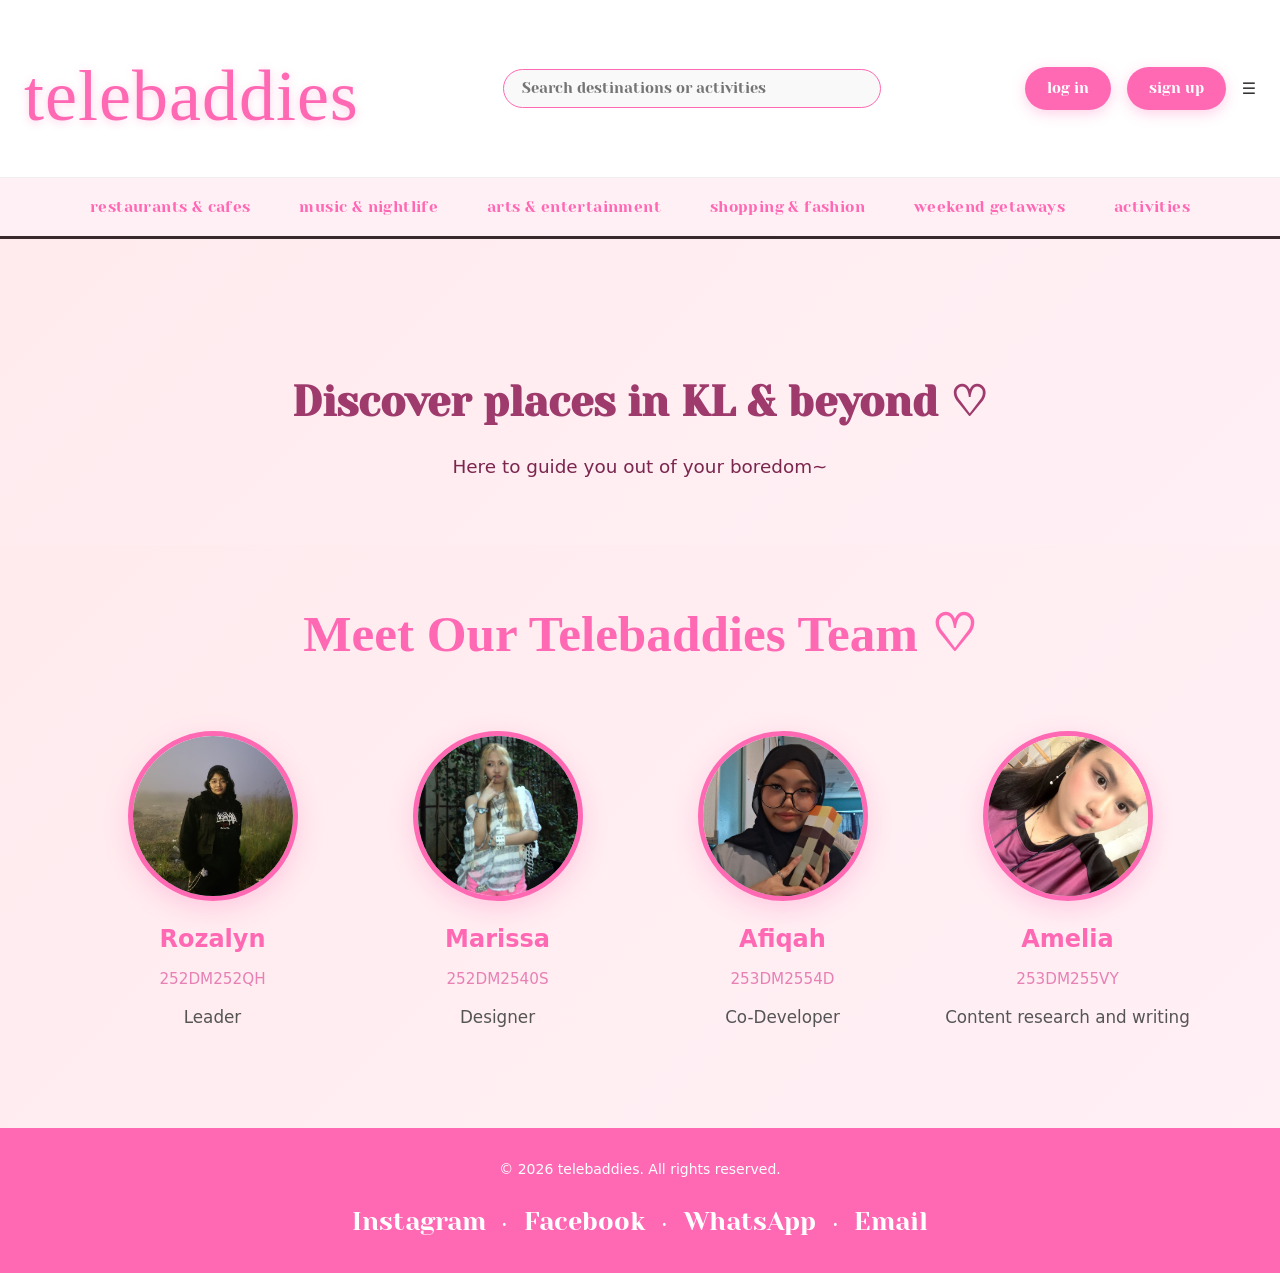
<file: index.html>
<!DOCTYPE html>
<html lang="en">
<head>
  <meta charset="UTF-8">
  <title>Telebaddies</title>

  
 <link href="https://fonts.googleapis.com/css2?family=Yeseva+One&display=swap" rel="stylesheet">
 <link href="https://fonts.cdnfonts.com/css/nickainley" rel="stylesheet">

  <link rel="stylesheet" href="css/style.css">
</head>
<body>


<header class="top-bar">
  <div class="container">
    <div style="display:flex; justify-content:space-between; align-items:center;">
   <a href="index.html" class="logo-title">telebaddies</a>
      <input type="text" placeholder="Search destinations or activities" class="search-bar">
      <div style="display:flex; gap:20px;">
        <div class="auth-buttons" style="display:flex; gap:16px; align-items:center;">
 <div class="auth-buttons" style="display:flex; gap:16px; align-items:center;">
    <a href="login.html"   class="pink-pill log-in-btn">log in</a>
    <a href="signup.html"  class="pink-pill sign-up-btn">sign up</a>
    <a href="profile.html" class="pink-pill profile-menu-trigger" style="display:none;">
        Profile ♡
    </a>
</div>
       <div class="hamburger" onclick="toggleMenu()">☰</div>
    </div>
  </div>
</header>

<div id="menu" class="menu">
  <a href="profile.html">Profile</a>
  <a href="aboutus.html">About Us</a>

  </div>

 <nav class="category-nav">
    <div class="container">
      <a href="restaurants.html" class="nav-link">restaurants & cafes</a>
      <a href="music.html"         class="nav-link">music & nightlife</a>
      <a href="arts.html"          class="nav-link">arts & entertainment</a>
      <a href="shopping.html"      class="nav-link">shopping & fashion</a>
      <a href="weekend.html"       class="nav-link">weekend getaways</a>
      <a href="activities.html"    class="nav-link">activities</a>
    </div>
  </nav>


  <!-- Hero Section -->
<section class="hero" style="padding: 6rem 2rem 4rem; background: linear-gradient(135deg, #ffebee 0%, #fff0f5 100%);">
  <div class="container text-center">
    <h2 class="hero-title">
      Discover places in KL & beyond ♡
    </h2>
    <p class="hero-subtitle">
      Here to guide you out of your boredom~
    </p>
  </div>
</section>


<section class="team-section" style="padding: 3rem 2rem 5rem; background: linear-gradient(135deg, #ffebee 0%, #fff0f5 100%);">
  <div class="container">
    <h2 style="text-align:center; color:#ff69b4; font-family:'Cute Font', cursive; font-size:3.2rem; margin:0 0 3.5rem;">
      Meet Our Telebaddies Team ♡
    </h2>

    <div class="team-grid" style="display: grid; grid-template-columns: repeat(auto-fit, minmax(220px, 1fr)); gap: 2.5rem; max-width: 1100px; margin: 0 auto;">
      
      
      <div class="team-card" style="text-align:center;">
        <div class="team-photo-wrapper" style="width:160px; height:160px; margin:0 auto 1.2rem; border-radius:50%; overflow:hidden; border:5px solid #ff69b4; box-shadow:0 8px 25px rgba(255,105,180,0.25);">
          <img src="team/WhatsApp Image 2026-02-04 at 15.20.22.jpeg" alt="Rozalyn" style="width:100%; height:100%; object-fit:cover;">
        </div>
        <h3 style="color:#ff69b4; font-size:1.5rem; margin:0.5rem 0;">Rozalyn</h3>
        <p style="color:#e780b4; font-size:0.95rem; margin:0.3rem 0;">252DM252QH</p>
        <p style="color:#555; font-size:1.05rem; margin-top:0.8rem;">Leader</p>
      </div>

      
      <div class="team-card" style="text-align:center;">
        <div class="team-photo-wrapper" style="width:160px; height:160px; margin:0 auto 1.2rem; border-radius:50%; overflow:hidden; border:5px solid #ff69b4; box-shadow:0 8px 25px rgba(255,105,180,0.25);">
          <img src="team/WhatsApp Image 2026-02-04 at 18.09.43.jpeg" alt="Marissa" style="width:100%; height:100%; object-fit:cover;">
        </div>
        <h3 style="color:#ff69b4; font-size:1.5rem; margin:0.5rem 0;">Marissa</h3>
        <p style="color:#e780b4; font-size:0.95rem; margin:0.3rem 0;">252DM2540S</p>
        <p style="color:#555; font-size:1.05rem; margin-top:0.8rem;">Designer</p>
      </div>

      
      <div class="team-card" style="text-align:center;">
        <div class="team-photo-wrapper" style="width:160px; height:160px; margin:0 auto 1.2rem; border-radius:50%; overflow:hidden; border:5px solid #ff69b4; box-shadow:0 8px 25px rgba(255,105,180,0.25);">
          <img src="team/WhatsApp Image 2026-02-04 at 22.11.17.jpeg" alt="Afiqah" style="width:100%; height:100%; object-fit:cover;">
        </div>
        <h3 style="color:#ff69b4; font-size:1.5rem; margin:0.5rem 0;">Afiqah</h3>
        <p style="color:#e780b4; font-size:0.95rem; margin:0.3rem 0;">253DM2554D</p>
        <p style="color:#555; font-size:1.05rem; margin-top:0.8rem;">Co-Developer</p>
      </div>

      
      <div class="team-card" style="text-align:center;">
        <div class="team-photo-wrapper" style="width:160px; height:160px; margin:0 auto 1.2rem; border-radius:50%; overflow:hidden; border:5px solid #ff69b4; box-shadow:0 8px 25px rgba(255,105,180,0.25);">
          <img src="team/WhatsApp Image 2026-02-04 at 22.31.41.jpeg" alt="Amelia" style="width:100%; height:100%; object-fit:cover;">
        </div>
        <h3 style="color:#ff69b4; font-size:1.5rem; margin:0.5rem 0;">Amelia</h3>
        <p style="color:#e780b4; font-size:0.95rem; margin:0.3rem 0;">253DM255VY</p>
        <p style="color:#555; font-size:1.05rem; margin-top:0.8rem;">Content research and writing </p>
      </div>

    </div>
  </div>
</section>

<footer>
  © 2026 telebaddies. All rights reserved.<br><br>
 <div class="social-links">
    <a href="#">Instagram</a> • <a href="#">Facebook</a> • <a href="#">WhatsApp</a> • <a href="#">Email</a>
  </div>
</footer>

<script src="js/auth.js"></script>
<script src="js/main.js"></script>
</body>
</html>
</file>
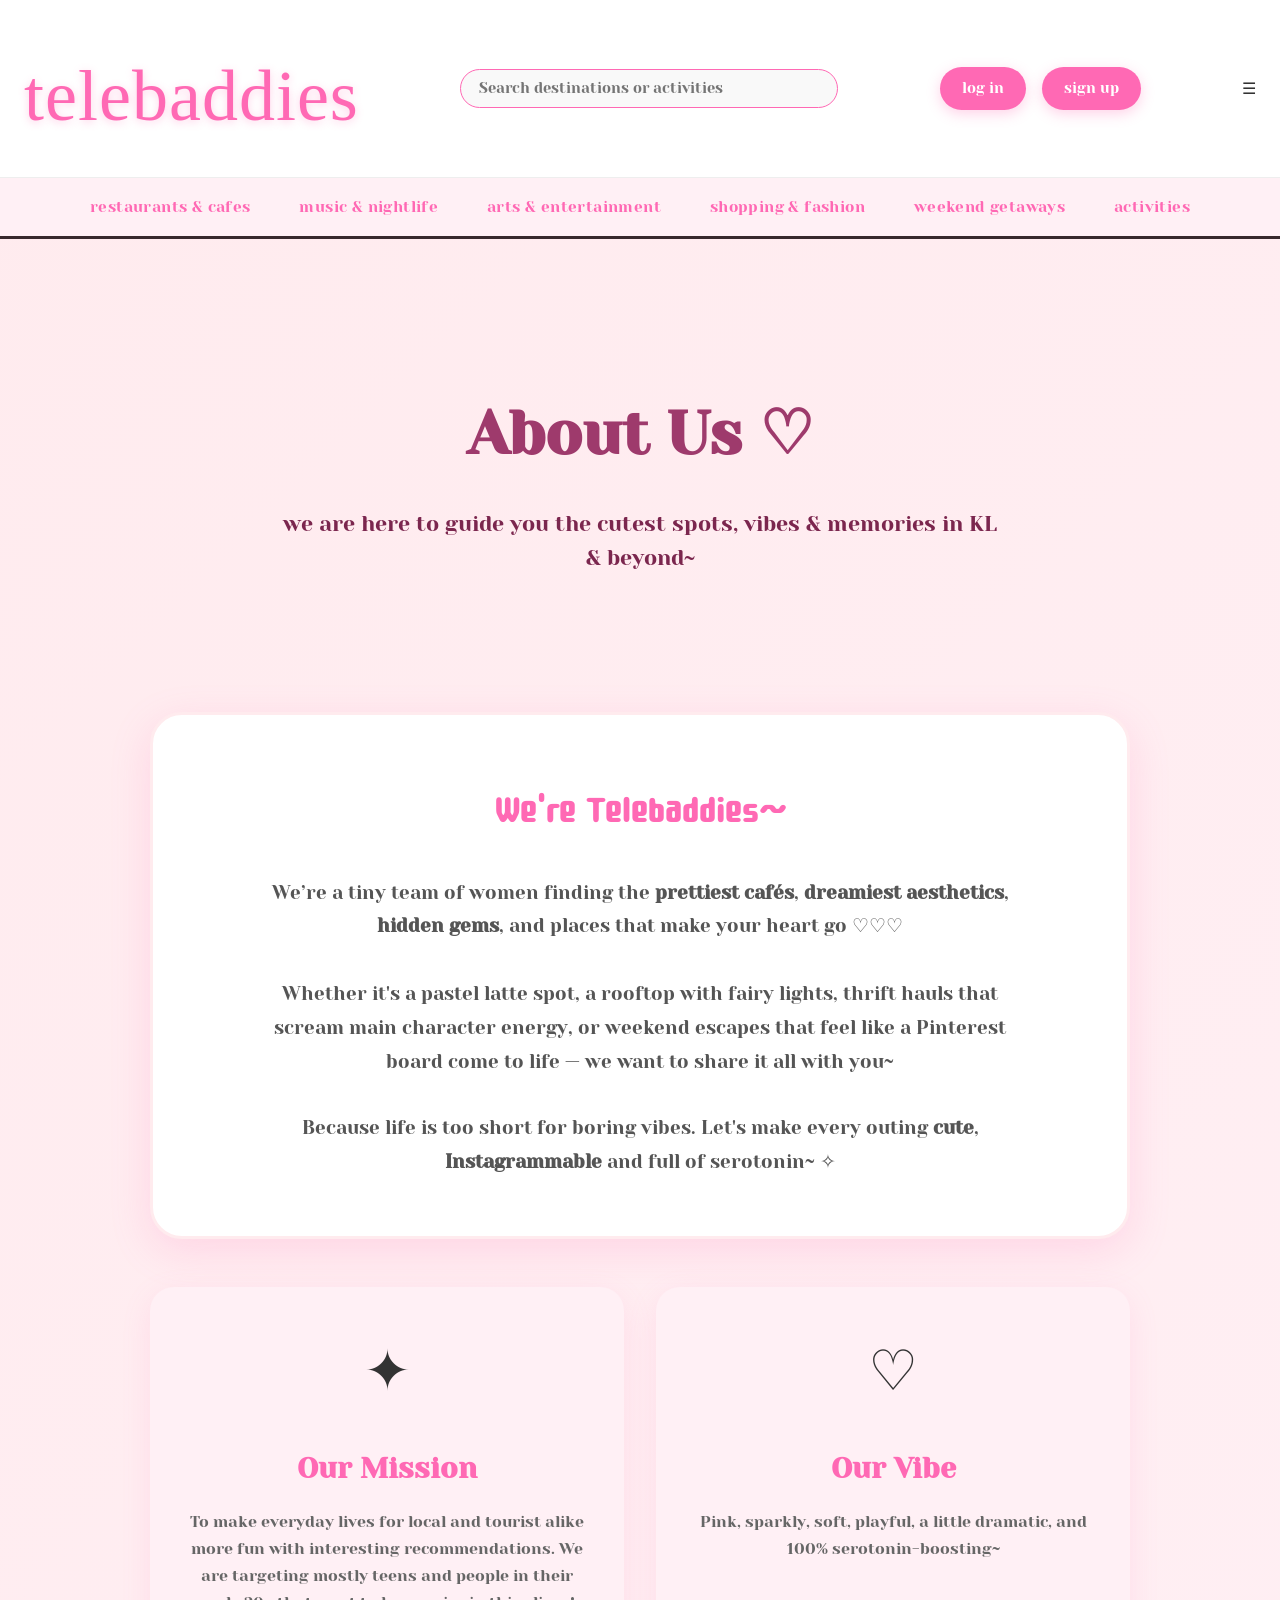
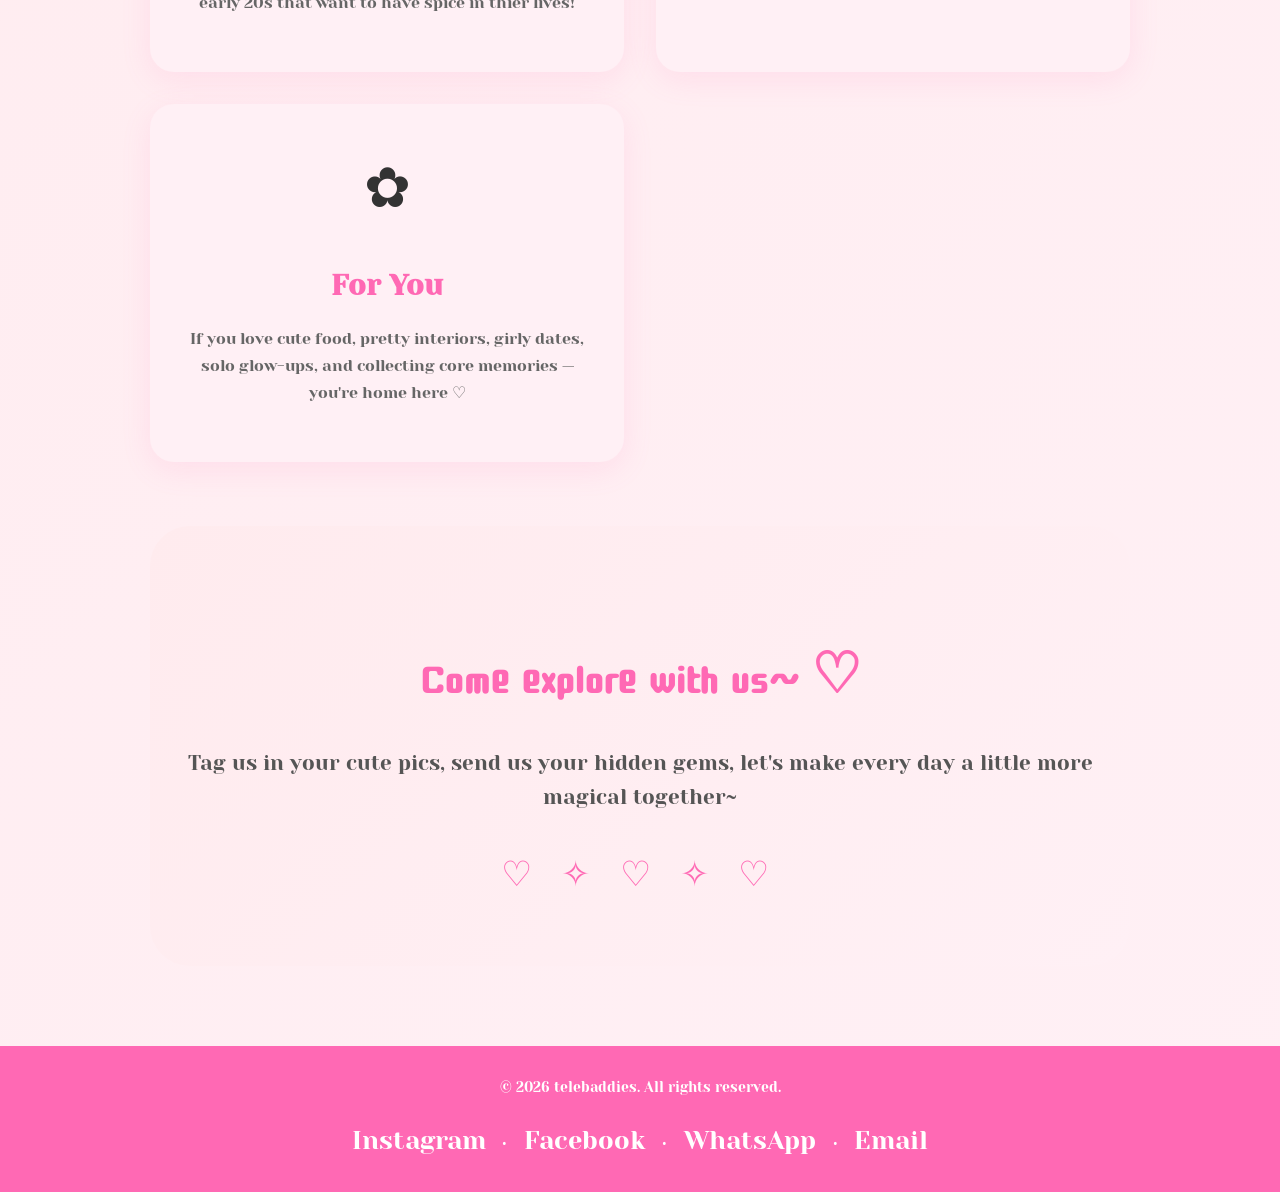
<file: aboutus.html>
<!DOCTYPE html>
<html lang="en">
<head>
  <meta charset="UTF-8" />
  <meta name="viewport" content="width=device-width, initial-scale=1.0"/>
  <title>About Us ♡ Telebaddies</title>
  <link rel="stylesheet" href="css/style.css" />
  
  <link href="https://fonts.googleapis.com/css2?family=Yeseva+One&family=Poppins:wght@400;500;600&family=Cute+Font&display=swap" rel="stylesheet">
  <link href="https://fonts.cdnfonts.com/css/nickainley" rel="stylesheet">
  
  <link rel="stylesheet" href="https://cdnjs.cloudflare.com/ajax/libs/font-awesome/6.5.0/css/all.min.css" />
</head>
<body class="home-page"> 

  
  <header class="top-bar">
    <div class="container">
      <div class="flex-between">
        <a href="index.html" class="logo-title">telebaddies</a>

        <input type="text" placeholder="Search destinations or activities" class="search-bar">

        <div class="auth-buttons" style="display:flex; gap:16px; align-items:center;">
          <a href="login.html"   class="pink-pill log-in-btn">log in</a>
          <a href="signup.html"  class="pink-pill sign-up-btn">sign up</a>
          <a href="profile.html" class="pink-pill profile-menu-trigger" style="display:none;">
            Profile ♡
          </a>
        </div>

        <div class="hamburger" onclick="toggleMenu()">☰</div>
      </div>
    </div>
  </header>

  
  <div id="menu" class="menu">
    <a href="profile.html">Profile</a>
<a href="aboutus.html">About Us</a>
    <hr>
    <button class="menu-btn" onclick="toggleDarkMode()">Toggle Dark Mode</button>
  </div>

 
  <nav class="category-nav">
    <div class="container">
      <a href="restaurants.html" class="nav-link">restaurants & cafes</a>
      <a href="music.html" class="nav-link">music & nightlife</a>
      <a href="arts.html" class="nav-link">arts & entertainment</a>
      <a href="shopping.html" class="nav-link">shopping & fashion</a>
      <a href="weekend.html" class="nav-link">weekend getaways</a>
      <a href="activities.html" class="nav-link">activities</a>
    </div>
  </nav>

  
  <section class="hero" style="padding: 6rem 2rem 4rem;">
    <div class="container text-center">
      <h1 class="hero-title" style="font-size: 3.8rem; margin-bottom: 1.5rem;">
        About Us ♡
      </h1>
      <p class="hero-subtitle" style="font-size: 1.35rem; max-width: 720px; margin: 0 auto 2.5rem;">
        we are here to guide you the cutest spots, vibes & memories in KL & beyond~
      </p>
    </div>
  </section>

  <section style="padding: 2rem 0 5rem;">
    <div class="container" style="max-width: 980px;">

      
      <div style="background: white; border-radius: 32px; padding: 3.5rem 2.8rem; box-shadow: 0 12px 40px rgba(255,105,180,0.18); border: 3px solid #ffebee; margin-bottom: 3rem; text-align: center;">
        <h2 style="font-family: 'Cute Font', cursive; color: #ff69b4; font-size: 3.2rem; margin: 0 0 1.5rem;">We're Telebaddies~</h2>
        <p style="font-size: 1.18rem; color: #555; line-height: 1.8; max-width: 760px; margin: 0 auto 2rem;">
          We’re a tiny team of women finding the <strong>prettiest cafés</strong>, 
          <strong>dreamiest aesthetics</strong>, <strong>hidden gems</strong>, and places that make your heart go ♡♡♡<br><br>
          Whether it's a pastel latte spot, a rooftop with fairy lights, thrift hauls that scream main character energy, 
          or weekend escapes that feel like a Pinterest board come to life — we want to share it all with you~
        </p>
        <p style="font-size: 1.18rem; color: #555; line-height: 1.8; max-width: 760px; margin: 0 auto;">
          Because life is too short for boring vibes. Let's make every outing <strong>cute</strong>, 
          <strong>Instagrammable</strong> and full of serotonin~ ✧
        </p>
      </div>

      
      <div style="display: grid; grid-template-columns: repeat(auto-fit, minmax(320px, 1fr)); gap: 2rem; margin-bottom: 4rem;">
        
        <div style="background: #fff0f5; border-radius: 24px; padding: 2.5rem; text-align: center; box-shadow: 0 8px 30px rgba(255,105,180,0.12);">
          <div style="font-size: 3.5rem; margin-bottom: 1rem;">✦</div>
          <h3 style="color: #ff69b4; font-size: 1.8rem; margin-bottom: 1rem;">Our Mission</h3>
          <p style="color: #666; line-height: 1.7;">
            To make everyday lives for local and tourist alike more fun with interesting recommendations. We are targeting mostly teens and people in their early 20s that want to have spice in thier lives!
          </p>
        </div>

        <div style="background: #fff0f5; border-radius: 24px; padding: 2.5rem; text-align: center; box-shadow: 0 8px 30px rgba(255,105,180,0.12);">
          <div style="font-size: 3.5rem; margin-bottom: 1rem;">♡</div>
          <h3 style="color: #ff69b4; font-size: 1.8rem; margin-bottom: 1rem;">Our Vibe</h3>
          <p style="color: #666; line-height: 1.7;">
            Pink, sparkly, soft, playful, a little dramatic, and 100% serotonin-boosting~
          </p>
        </div>

        <div style="background: #fff0f5; border-radius: 24px; padding: 2.5rem; text-align: center; box-shadow: 0 8px 30px rgba(255,105,180,0.12);">
          <div style="font-size: 3.5rem; margin-bottom: 1rem;">✿</div>
          <h3 style="color: #ff69b4; font-size: 1.8rem; margin-bottom: 1rem;">For You</h3>
          <p style="color: #666; line-height: 1.7;">
            If you love cute food, pretty interiors, girly dates, solo glow-ups, and collecting core memories — you're home here ♡
          </p>
        </div>
      </div>

      
      <div style="text-align: center; padding: 4rem 1rem; background: linear-gradient(135deg, #ffebee 0%, #fff0f5 100%); border-radius: 40px;">
        <h2 style="font-family: 'Cute Font', cursive; color: #ff69b4; font-size: 3.5rem; margin-bottom: 1.2rem;">
          Come explore with us~ ♡
        </h2>
        <p style="font-size: 1.3rem; color: #555; margin-bottom: 2rem;">
          Tag us in your cute pics, send us your hidden gems, let's make every day a little more magical together~
        </p>
        <div style="font-size: 2.2rem; color: #ff69b4; letter-spacing: 0.6rem;">
          ♡ ✧ ♡ ✧ ♡
        </div>
      </div>

    </div>
  </section>


<footer>
  © 2026 telebaddies. All rights reserved.<br><br>
 <div class="social-links">
    <a href="#">Instagram</a> • <a href="#">Facebook</a> • <a href="#">WhatsApp</a> • <a href="#">Email</a>
  </div>
</footer>

</body>
</html>
</file>
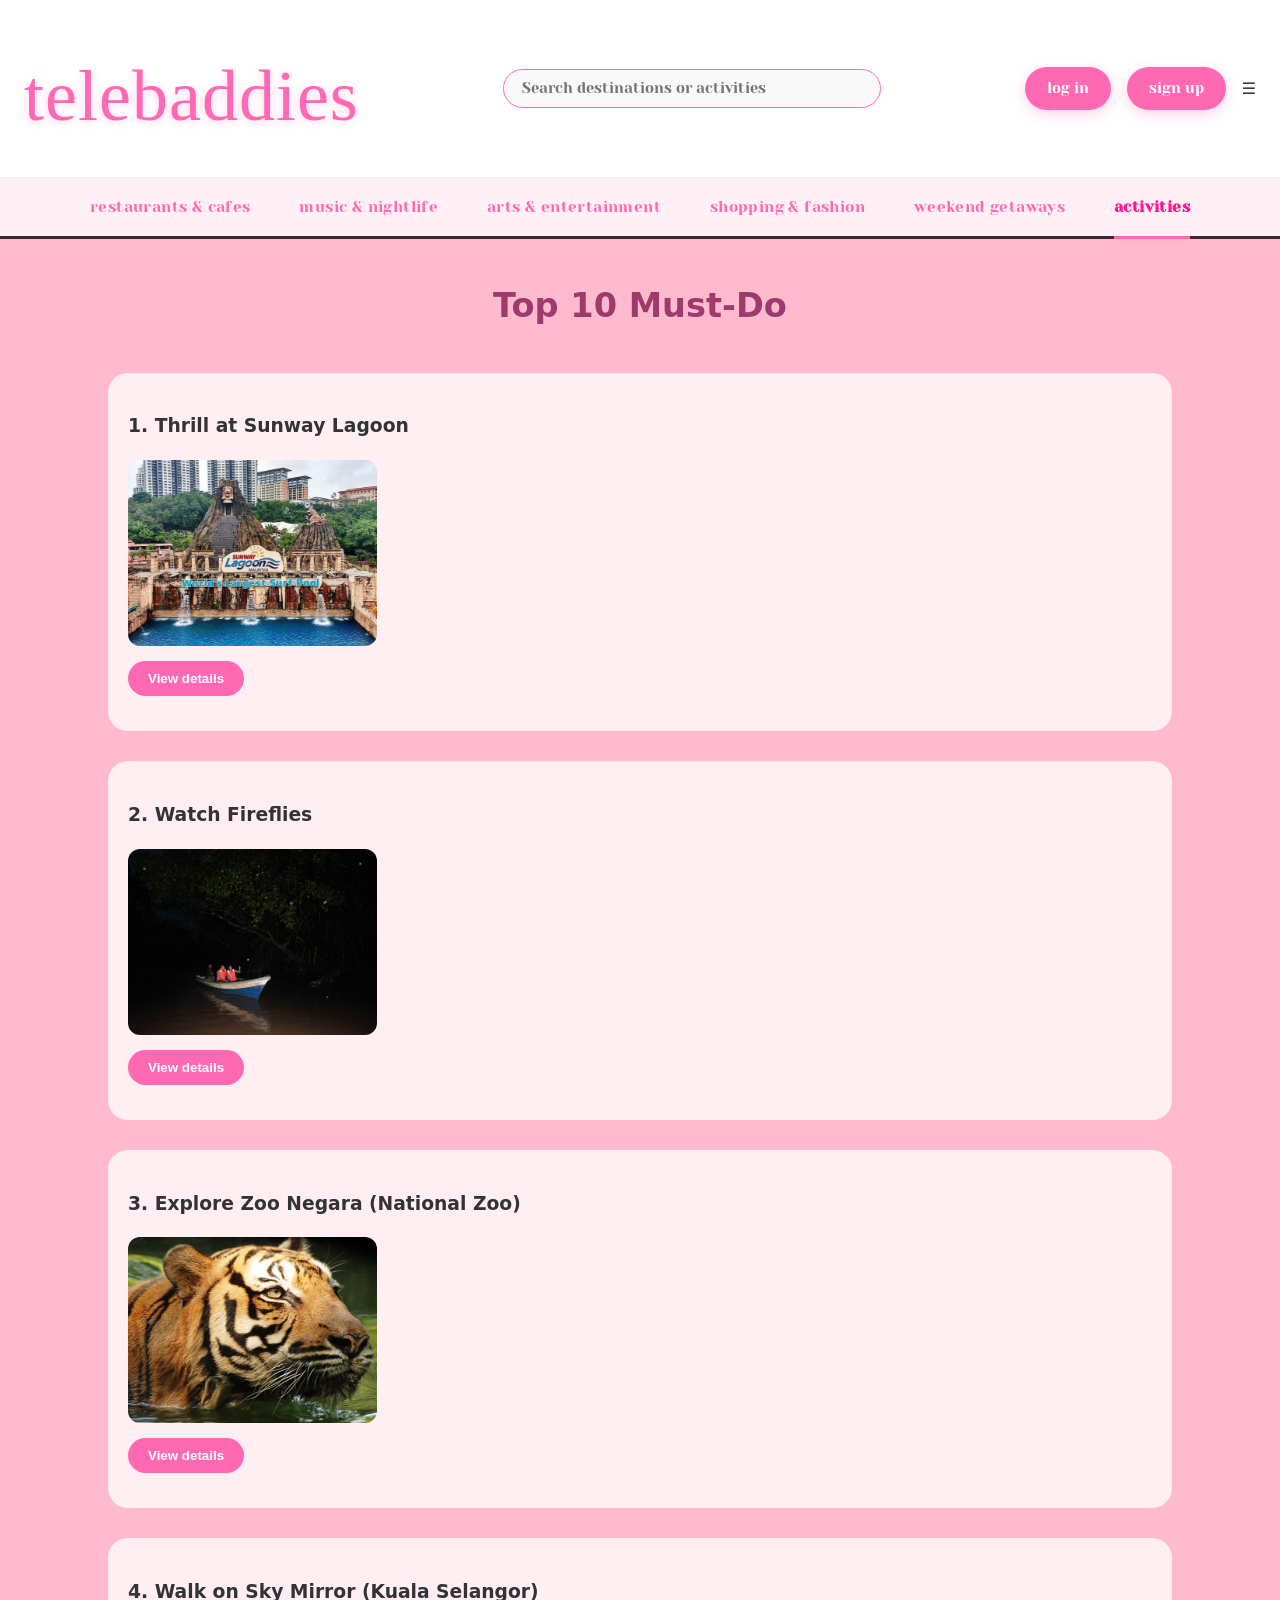
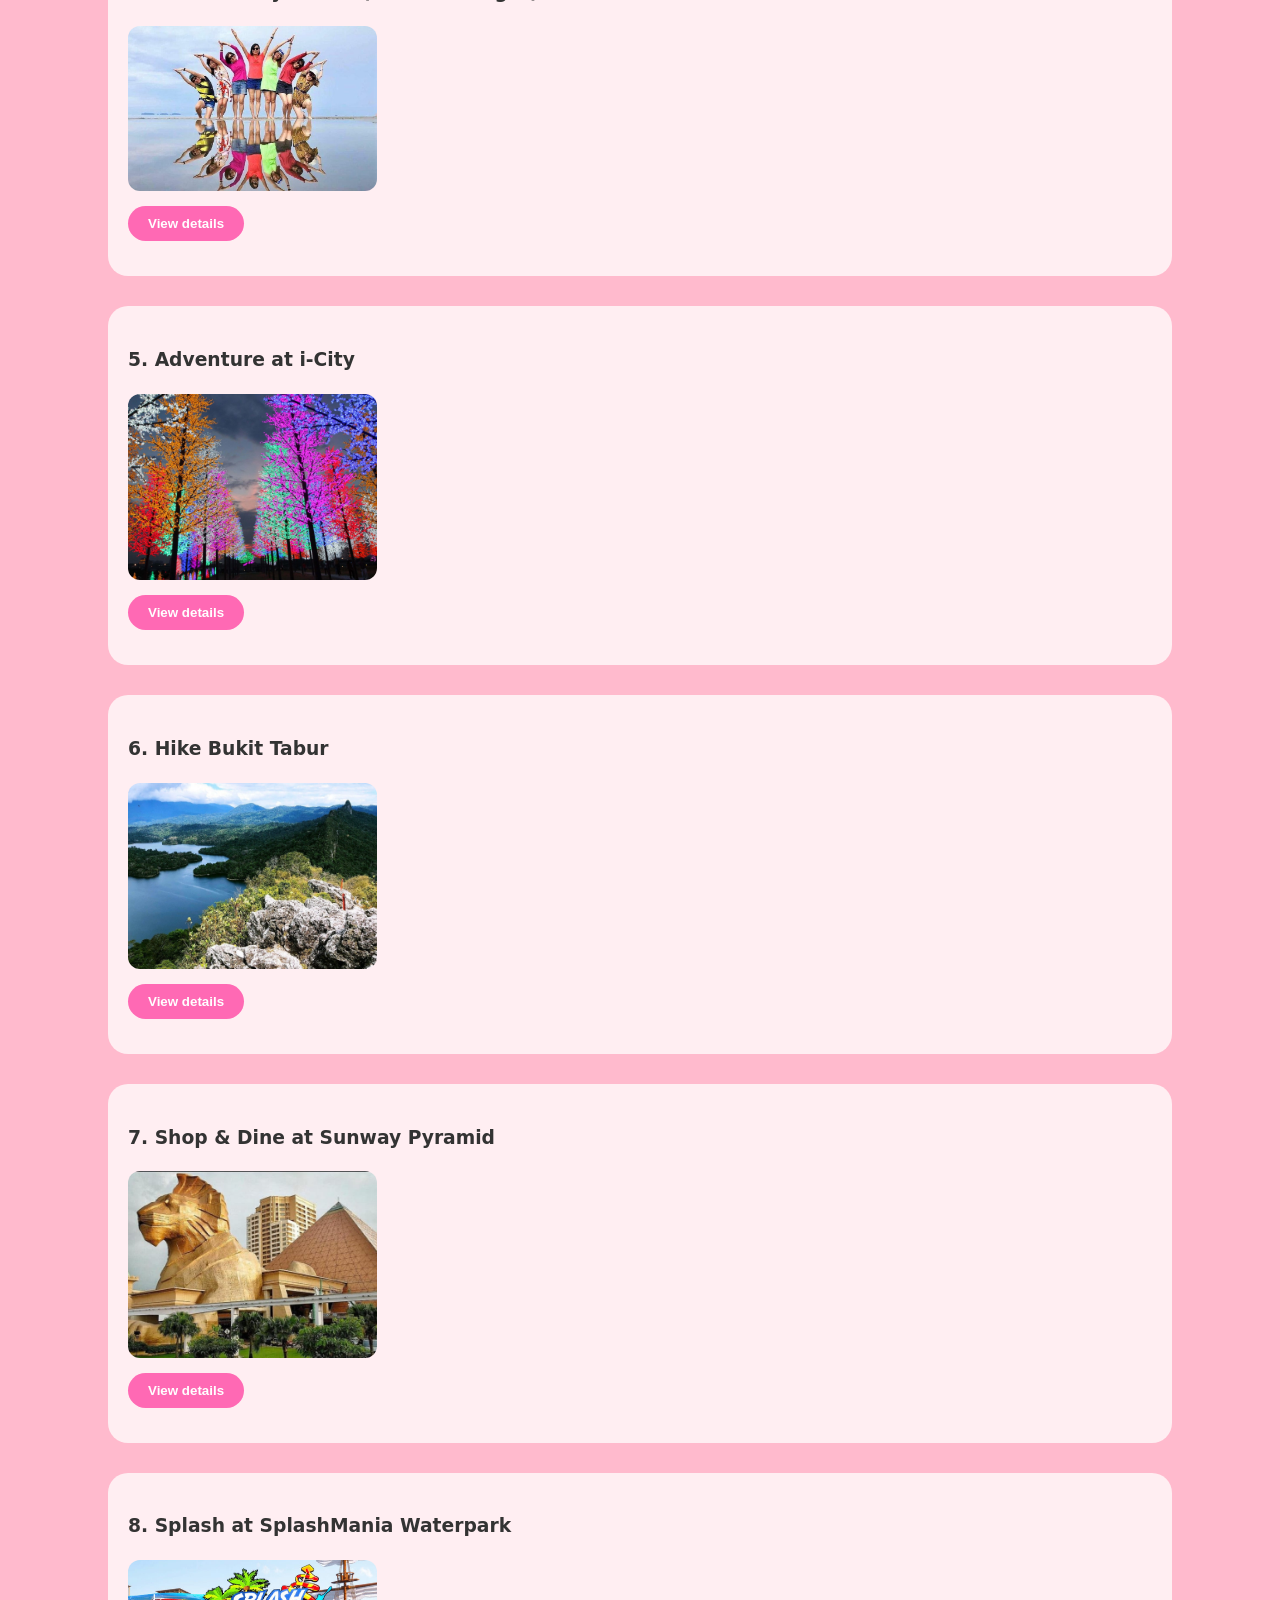
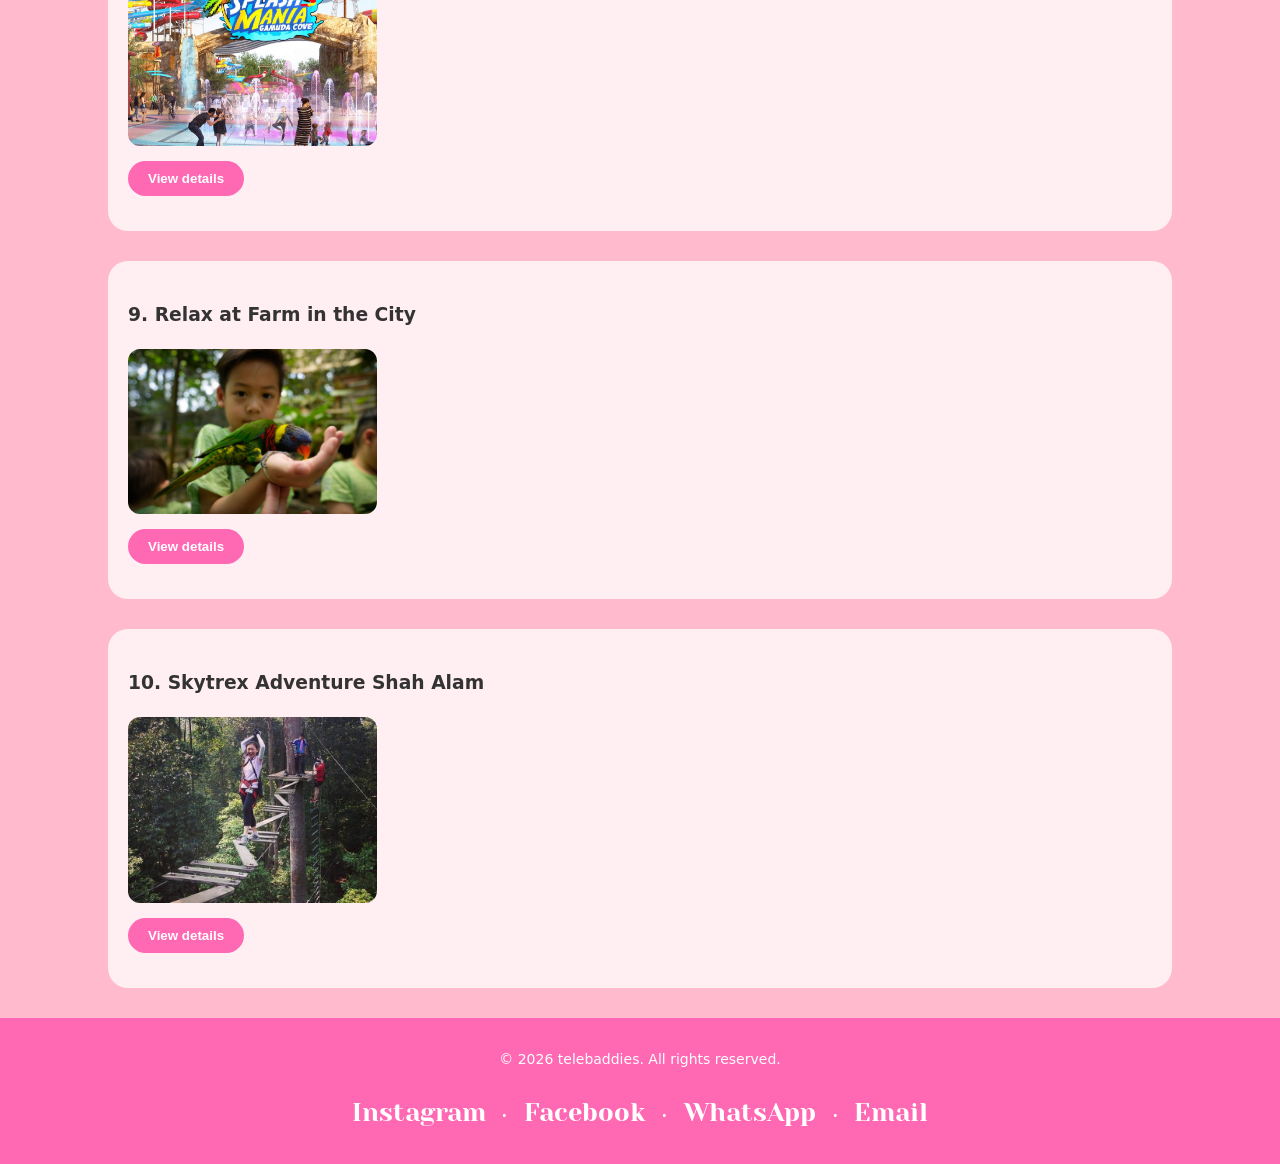
<file: activities.html>
<!DOCTYPE html>
<html lang="en">
<head>

  <meta charset="UTF-8">
  <title>Top10 Must-Do</title>

   
 <link href="https://fonts.googleapis.com/css2?family=Yeseva+One&display=swap" rel="stylesheet">
  <link href="https://fonts.cdnfonts.com/css/nickainley" rel="stylesheet">

  <link rel="stylesheet" href="css/style.css">
</head>
<body>


<header class="top-bar">
  <div class="container">
    <div style="display:flex; justify-content:space-between; align-items:center;">
     <a href="index.html" class="logo-title">telebaddies</a>
     <input type="text" placeholder="Search destinations or activities" class="search-bar">
      <div style="display:flex; gap:20px;">
        <div class="auth-buttons" style="display:flex; gap:16px; align-items:center;">
 <div class="auth-buttons" style="display:flex; gap:16px; align-items:center;">
    <a href="login.html"   class="pink-pill log-in-btn">log in</a>
    <a href="signup.html"  class="pink-pill sign-up-btn">sign up</a>
    <a href="profile.html" class="pink-pill profile-menu-trigger" style="display:none;">
        Profile ♡
    </a>
</div>
       <div class="hamburger" onclick="toggleMenu()">☰</div>
    </div>
  </div>
</header>

<div id="menu" class="menu">
  <a href="profile.html">Profile</a>
  <a href="aboutus.html">About Us</a>
</div>


  <link href="https://fonts.googleapis.com/css2?family=Yeseva+One&family=Atkinson+Hyperlegible&display=swap" rel="stylesheet">
  <link href="https://fonts.cdnfonts.com/css/nickainley" rel="stylesheet">

  <link rel="stylesheet" href="css/style.css">
</head>
<body>

 <nav class="category-nav">
    <div class="container">
      <a href="restaurants.html" class="nav-link">restaurants & cafes</a>
      <a href="music.html"         class="nav-link">music & nightlife</a>
      <a href="arts.html"          class="nav-link">arts & entertainment</a>
      <a href="shopping.html"      class="nav-link">shopping & fashion</a>
      <a href="weekend.html"       class="nav-link">weekend getaways</a>
      <a href="activities.html"    class="nav-link active">activities</a>
    </div>
  </nav>

<section class="top10">

<h2 class="section-title">Top 10 Must-Do</h2>


<div class="item">
  <h3 class="item-title">1. Thrill at Sunway Lagoon</h3>
  
  <div class="images">
    <img src="image/WhatsApp Image 2026-02-04 at 23.31.11.jpeg">
  </div>
  
 <button type="button" class="expand-btn" onclick="toggleItem(this)">View details</button>
  <div class="details">
    <p><strong>Short description:</strong> Malaysia's top multi-park theme park in Bandar Sunway, Petaling Jaya. 90+ attractions across water park, amusement rides, wildlife park, extreme park, scream park, and Nickelodeon zone.</p>
    
    <p><strong>Why it's interesting:</strong> All-in-one fun for families or adrenaline seekers—slides, wave pools, animal encounters, and shows.</p>
    
    <p><strong>Location:</strong> 
   Bandar Sunway, Petaling Jaya, Selangor, Malaysia
    </p>
    
    <p><strong>Socials:</strong> Instagram: @sunwaylagoon • Facebook: sunwaylagoon</p>
    
    <p><strong>Time:</strong> Daily 10:00 AM–6:00 PM</p>
    
    <p><strong>Price:</strong> RM150–RM200 | One-day pass</p>
    
    <div class="reviews">★★★★</div>
  </div>
</div>

<div class="item">
  <h3 class="item-title">2. Watch Fireflies</h3>
  
  <div class="images">
    <img src="image/WhatsApp Image 2026-02-04 at 23.35.37.jpeg">

  </div>
  
 <button type="button" class="expand-btn" onclick="toggleItem(this)">View details</button>
  <div class="details">
    <p><strong>Short description:</strong> Magical mangrove boat tour in Kampung Kuantan. Evening boat ride through mangroves to see thousands of twinkling fireflies. </p>
    
    <p><strong>Why it's interesting:</strong> Romantic, unique natural light show—one of the world's largest firefly colonies.</p>
    
    <p><strong>Location:</strong> 
   Kampung Kuantan, Kuala Selangor, Selangor, Malaysia
    </p>
    
    <p><strong>Socials:</strong> - </p>
    
    <p><strong>Time:</strong> Tours 7:30 PM–10:00 PM</p>
    
    <p><strong>Price:</strong> RM20–RM50 per person (depending on sides)</p>
    
    <div class="reviews">★★★★</div>
  </div>
</div>

<div class="item">
  <h3 class="item-title">3. Explore Zoo Negara (National Zoo)</h3>
  
  <div class="images">
    <img src="image/WhatsApp Image 2026-02-04 at 23.40.22.jpeg">

  </div>
  
 <button type="button" class="expand-btn" onclick="toggleItem(this)">View details</button>
  <div class="details">
    <p><strong>Short description:</strong> Malaysia's premier zoo in Ulu Klang. 10-acre park with 5,000+ animals, including pandas, tigers, giraffes, and a mini safari.</p>
    
    <p><strong>Why it's interesting:</strong> Great for families—animal encounters, shows, and conservation focus.</p>
    
    <p><strong>Location:</strong> 
   Ulu Klang, Selangor, Malaysia
    </p>
    
    <p><strong>Socials:</strong> Instagram: @zoonegaramalaysia • Facebook: zoonegaramalaysia</p>
    
    <p><strong>Time:</strong> Daily 9:00 AM–5:00 PM</p>
    
    <p><strong>Price:</strong> RM50–RM80 </p>
    
    <div class="reviews">★★★★</div>
  </div>
</div>

<div class="item">
  <h3 class="item-title">4. Walk on Sky Mirror (Kuala Selangor)</h3>
  
  <div class="images">
    <img src="image/WhatsApp Image 2026-02-04 at 23.41.59.jpeg">

  </div>
  
 <button type="button" class="expand-btn" onclick="toggleItem(this)">View details</button>
  <div class="details">
    <p><strong>Short description:</strong> Natural mirror-like beach during low tide. Vast reflective salt flats for stunning mirror photos with sky and clouds.</p>
    
    <p><strong>Why it's interesting:</strong> Surreal, Instagrammable views—best at sunrise or sunset.</p>
    
    <p><strong>Location:</strong> 
Kuala Selangor (tours from jetty), Selangor, Malaysia
    </p>
    
    <p><strong>Socials:</strong> - </p>
    
    <p><strong>Time:</strong> Low tide days only</p>
    
    <p><strong>Price:</strong> RM75–RM100 with tour </p>
    
    <div class="reviews">★★★★</div>
  </div>
</div>

<div class="item">
  <h3 class="item-title">5. Adventure at i-City</h3>
  
  <div class="images">
    <img src="image/WhatsApp Image 2026-02-04 at 23.45.29 (1).jpeg">

  </div>
  
 <button type="button" class="expand-btn" onclick="toggleItem(this)">View details</button>
  <div class="details">
    <p><strong>Short description:</strong> Digital lights and theme park in Shah Alam. LED-lit wonderland with City of Digital Lights, SnoWalk, WaterWorld, FunWorld, and rides.</p>
    
    <p><strong>Why it's interesting:</strong> Colorful night vibes, snow room, water fun—great for evening hangs.</p>
    
    <p><strong>Location:</strong> 
Shah Alam, Selangor, Malaysia
    </p>
    
    <p><strong>Socials:</strong> Instagram: @icitymalaysia</p>
    
    <p><strong>Time:</strong> Daily 5:00 PM–late</p>
    
    <p><strong>Price:</strong> Varies by zone</p>
    
    <div class="reviews">★★★</div>
  </div>
</div>

<div class="item">
  <h3 class="item-title">6. Hike Bukit Tabur</h3>
  
  <div class="images">
    <img src="image/WhatsApp Image 2026-02-04 at 23.53.40 (1).jpeg">

  </div>
  
 <button type="button" class="expand-btn" onclick="toggleItem(this)">View details</button>
  <div class="details">
    <p><strong>Short description:</strong> Panoramic hill trail in Hulu Langat. Moderate hike with quartz ridge views over lakes and forests.</p>
    
    <p><strong>Why it's interesting:</strong> Stunning sunrise/sunset views and nature immersion—popular for photos.</p>
    
    <p><strong>Location:</strong> 
Hulu Langat, Selangor, Malaysia
    </p>
    
    <p><strong>Socials:</strong> - </p>
    
    <p><strong>Time:</strong> Daytime recommended</p>
    
    <p><strong>Price:</strong> RM5 per person</p>
    
    <div class="reviews">★★★★</div>
  </div>
</div>

<div class="item">
  <h3 class="item-title">7. Shop & Dine at Sunway Pyramid</h3>
  
  <div class="images">
    <img src="image/WhatsApp Image 2026-02-05 at 00.00.35.jpeg">

  </div>
  
 <button type="button" class="expand-btn" onclick="toggleItem(this)">View details</button>
  <div class="details">
    <p><strong>Short description:</strong> Egyptian-themed mega mall in Bandar Sunway. 1,000+ stores, fashion brands, ice rink, cinema, and dining in pyramid structure.</p>
    
    <p><strong>Why it's interesting:</strong> Fun themed shopping with endless options—great for a full day.</p>
    
    <p><strong>Location:</strong> 
   Bandar Sunway, Petaling Jaya, Selangor, Malaysia
    </p>
    
    <p><strong>Socials:</strong> Instagram: @sunwaypyramid • Facebook: sunwaypyramid </p>
    
    <p><strong>Time:</strong> Daily 10:00 AM–10:00 PM</p>
    
    <p><strong>Price:</strong> RM50–RM85 per person</p>
    
    <div class="reviews">★★★★</div>
  </div>
</div>

<div class="item">
  <h3 class="item-title">8. Splash at SplashMania Waterpark</h3>
  
  <div class="images">
    <img src="image/WhatsApp Image 2026-02-04 at 23.57.11 (4).jpeg">

  </div>
  
 <button type="button" class="expand-btn" onclick="toggleItem(this)">View details</button>
  <div class="details">
    <p><strong>Short description:</strong> Modern water park in Sepang. High-speed slides, wave pool, lazy river, and family zones.</p>
    
    <p><strong>Why it's interesting:</strong> Thrilling water fun in a clean, modern setting ideal for hot days.</p>
    
    <p><strong>Location:</strong> 
Gamuda Cove, Sepang, Selangor, Malaysia
    </p>
    
    <p><strong>Socials:</strong> - </p>
    
    <p><strong>Time:</strong> Daily 10:00 AM–6:00 PM</p>
    
    <p><strong>Price:</strong> RM50–RM100</p>
    
    <div class="reviews">★★★★</div>
  </div>
</div>

<div class="item">
  <h3 class="item-title">9. Relax at Farm in the City</h3>
  
  <div class="images">
    <img src="image/WhatsApp Image 2026-02-04 at 23.50.34 (1).jpeg">

  </div>
  
 <button type="button" class="expand-btn" onclick="toggleItem(this)">View details</button>
  <div class="details">
    <p><strong>Short description:</strong> Interactive farm in Seri Kembangan. Animal feeding, pony rides, fruit picking, and nature walks.</p>
    
    <p><strong>Why it's interesting:</strong> Hands-on farm fun for kids and families—educational and relaxing.</p>
    
    <p><strong>Location:</strong> 
Seri Kembangan, Selangor, Malaysia
    </p>
    
    <p><strong>Socials:</strong> Instagram: @farmincity </p>
    
    <p><strong>Time:</strong> Daily 9:00 AM–6:00 PM</p>
    
    <p><strong>Price:</strong> RM50–RM60</p>
    
    <div class="reviews">★★★★</div>
  </div>
</div>

<div class="item">
  <h3 class="item-title">10. Skytrex Adventure Shah Alam</h3>
  
  <div class="images">
    <img src="image/WhatsApp Image 2026-02-05 at 00.18.53 (1).jpeg">

  </div>
  
 <button type="button" class="expand-btn" onclick="toggleItem(this)">View details</button>
  <div class="details">
    <p><strong>Short description:</strong> Outdoor adventure park with treetop obstacle courses, zip lines, rope bridges, and climbing challenges suitable for all ages.</p>
    
    <p><strong>Why it's interesting:</strong> Perfect for adrenaline seekers and nature lovers. Combines physical activity with scenic forest views, great for group outings or family adventures.</p>
    
    <p><strong>Location:</strong> 
Bukit Cerakah, Shah Alam, Selangor, Malaysia
    </p>
    
    <p><strong>Socials:</strong> Instagram: @skytrexmalaysia • Facebook: skytrexmalaysia</p>
    
    <p><strong>Time:</strong> Daily 9:00 AM–6:00 PM</p>
    
    <p><strong>Price:</strong> RM70–RM120 per person</p>
    
    <div class="reviews">★★★★</div>
  </div>
</div>




<footer>
  © 2026 telebaddies. All rights reserved.<br><br>
  <div class="social-links">
    <a href="#">Instagram</a> • <a href="#">Facebook</a> • <a href="#">WhatsApp</a> • <a href="#">Email</a>
  </div>
</footer>

<script src="js/main.js"></script>
</body>
</html>
</file>
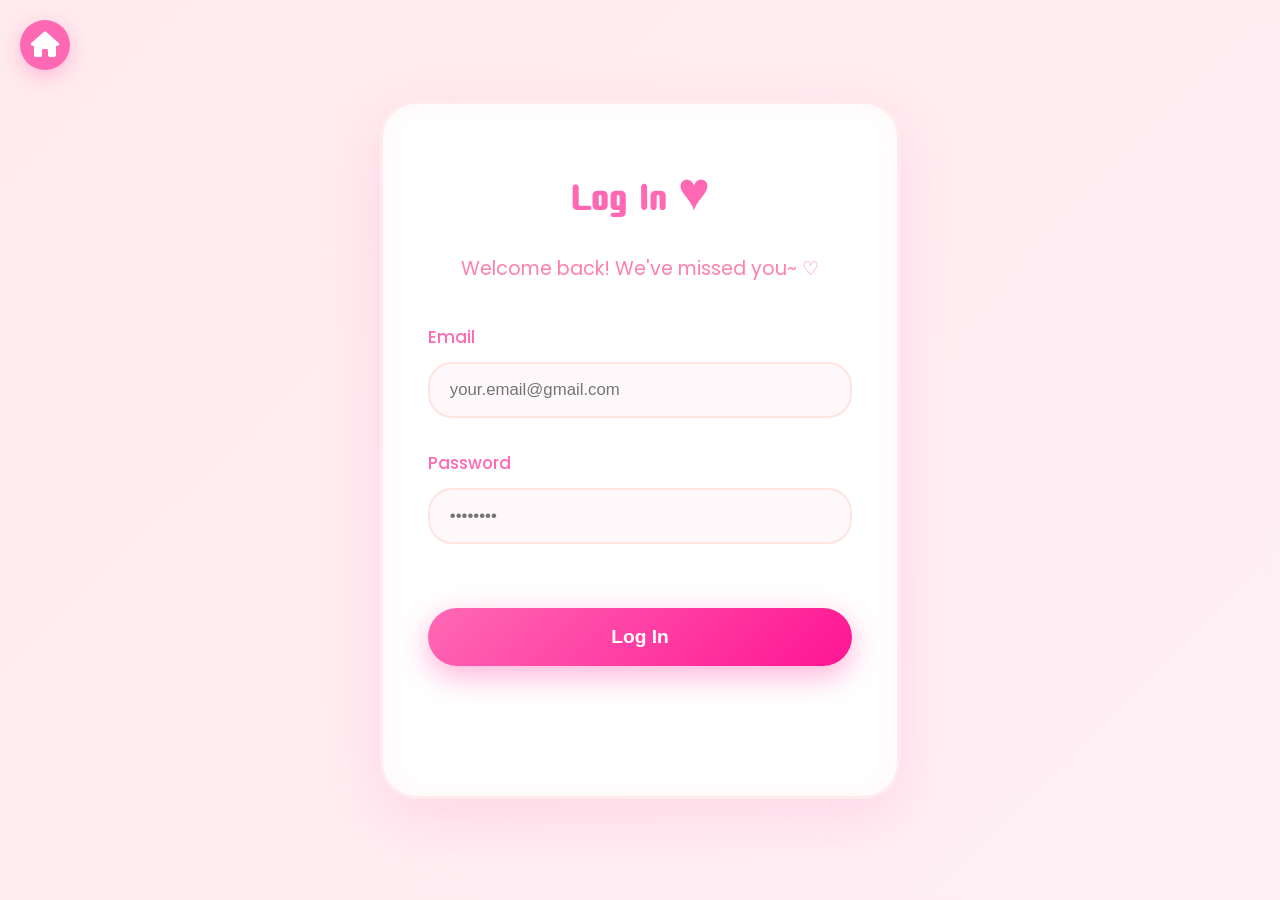
<file: login.html>
<!DOCTYPE html>
<html lang="en">
<head>
  <meta charset="UTF-8" />
  <meta name="viewport" content="width=device-width, initial-scale=1.0"/>
  <title>Log In ♡</title>
  <link rel="stylesheet" href="css/style.css" />
  
  <link href="https://fonts.googleapis.com/css2?family=Poppins:wght@400;500;600&family=Cute+Font&display=swap" rel="stylesheet">
  
  <link rel="stylesheet" href="https://cdnjs.cloudflare.com/ajax/libs/font-awesome/6.5.0/css/all.min.css" />
</head>
<body class="auth-page">

  
  <a href="index.html" class="home-btn" title="Back to Home">
    <i class="fas fa-home"></i>
  </a>

  <div class="auth-container">
    <div class="auth-card">
      <h1>Log In <span class="heart">♥</span></h1>
      <p class="subtitle">Welcome back! We've missed you~ ♡</p>

      <form id="loginForm">
  <div class="input-group">
    <label for="email">Email</label>
    <input type="email" id="email" placeholder="your.email@gmail.com" required />
  </div>

  <div class="input-group">
    <label for="password">Password</label>
    <input type="password" id="password" placeholder="••••••••" required />
  </div>

  
<button type="submit" class="btn primary">Log In</button>
<p id="loginMessage" style="color:#ff69b4; margin-top:1rem; min-height:1.4rem;"></p>
</form>
</body>
</html>

<script>

document.getElementById('loginForm').addEventListener('submit', function(e) {
    e.preventDefault();

    const email    = document.getElementById('email').value.trim();
    const password = document.getElementById('password').value.trim();
    const msg      = document.getElementById('loginMessage');

    if (!email || !password) {
        msg.textContent = "Please fill in both fields cutie~";
        msg.style.color = "#ff1493";
        return;
    }

  
    const storedEmail = localStorage.getItem('userEmail');

    if (storedEmail && storedEmail === email) {
        
        loginUser(email);
        msg.textContent = "Welcome back! ♡ Redirecting...";
        msg.style.color = "#ff69b4";
        setTimeout(() => {
            window.location.href = 'profile.html';
        }, 1200);
    } else {
        msg.textContent = "Hmm... we don't recognize that email yet~ Try signing up!";
        msg.style.color = "#ff1493";
    }
});
</script>

<script src="js/auth.js"></script>
<script src="js/main.js"></script>
</body>
</html>
</file>
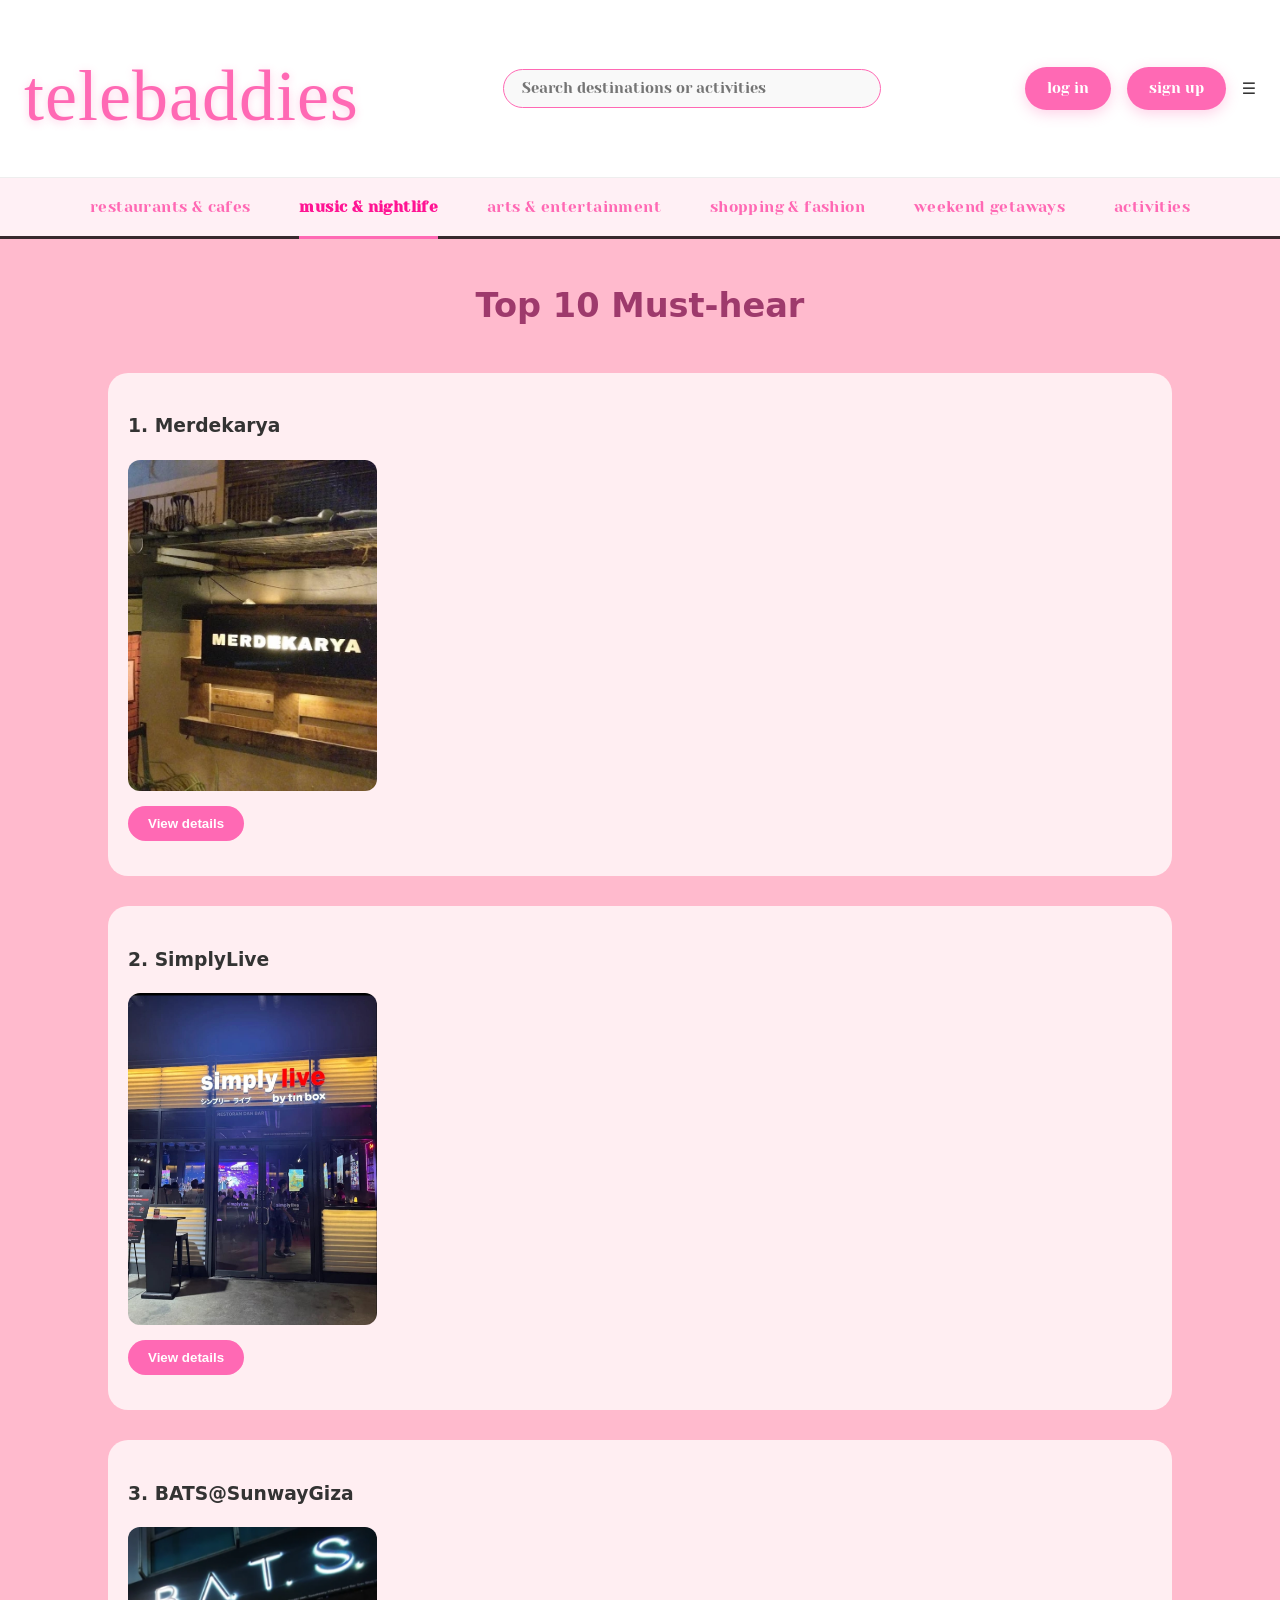
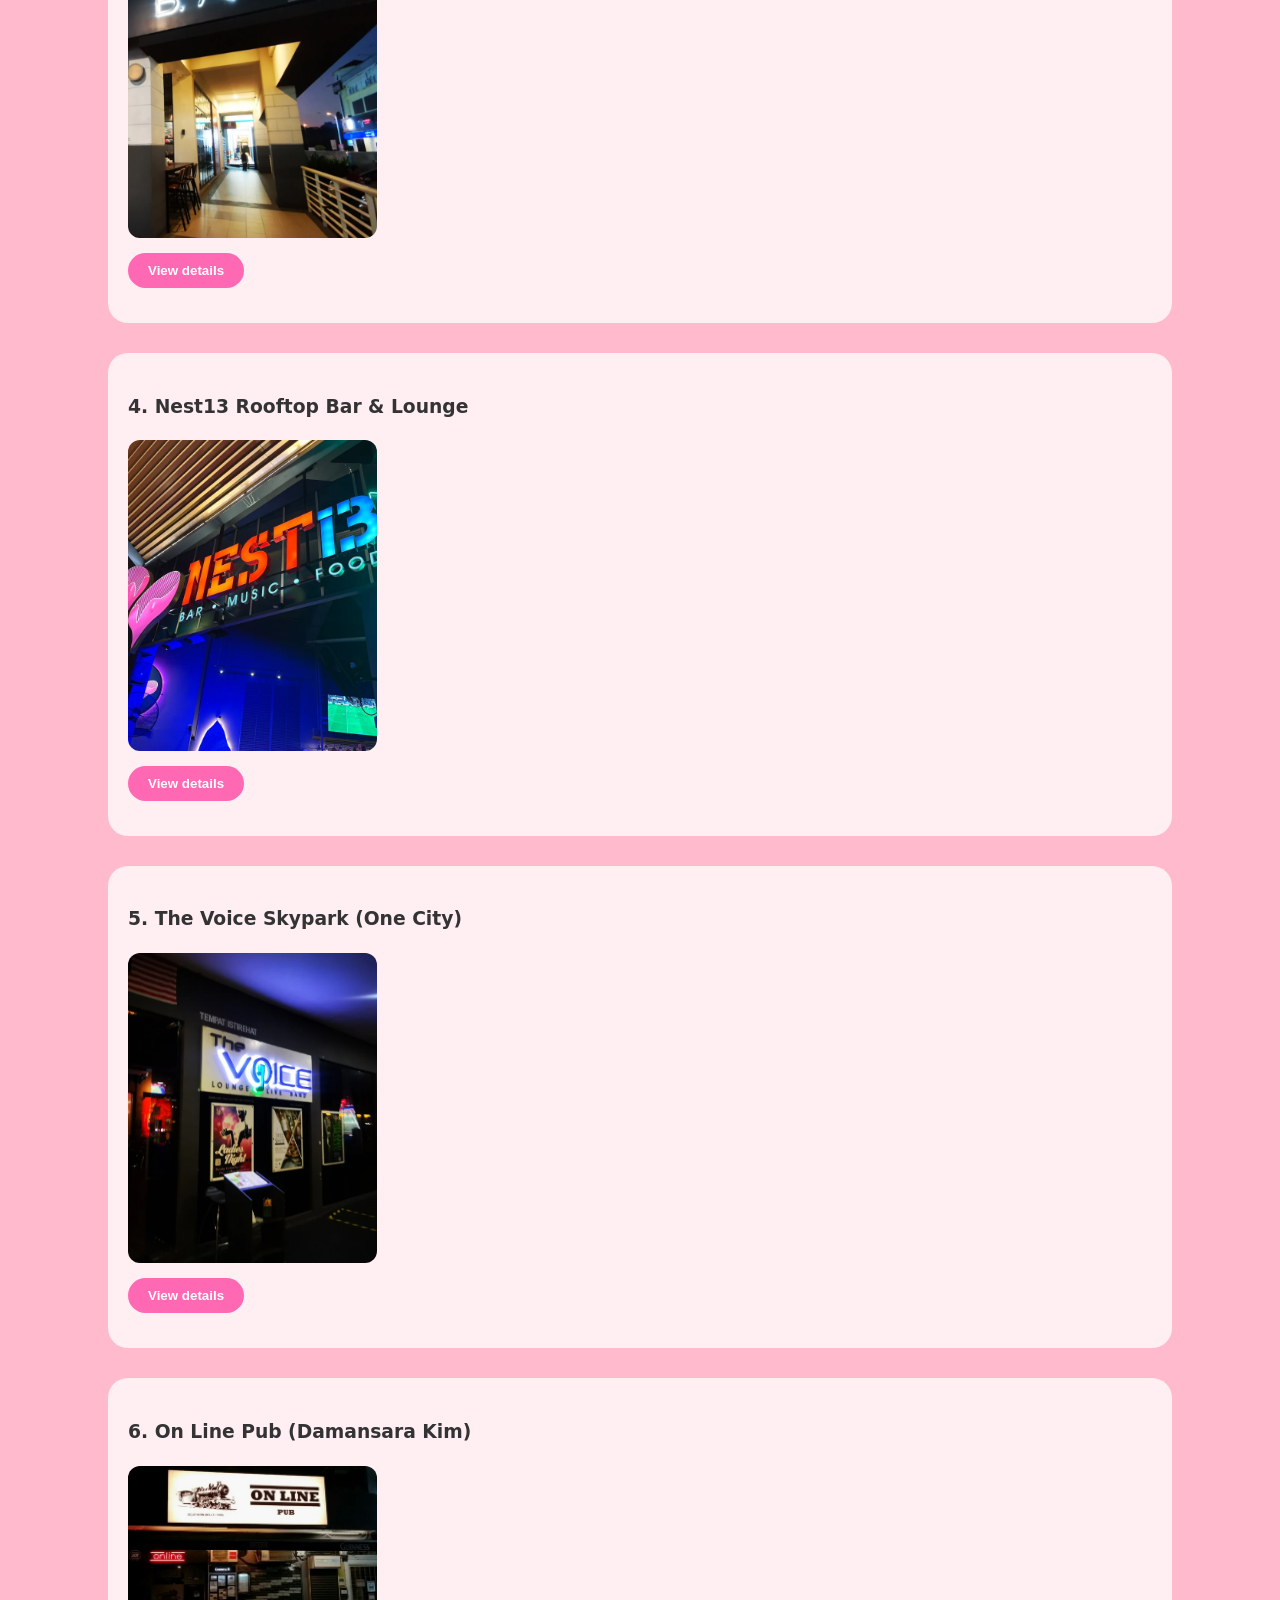
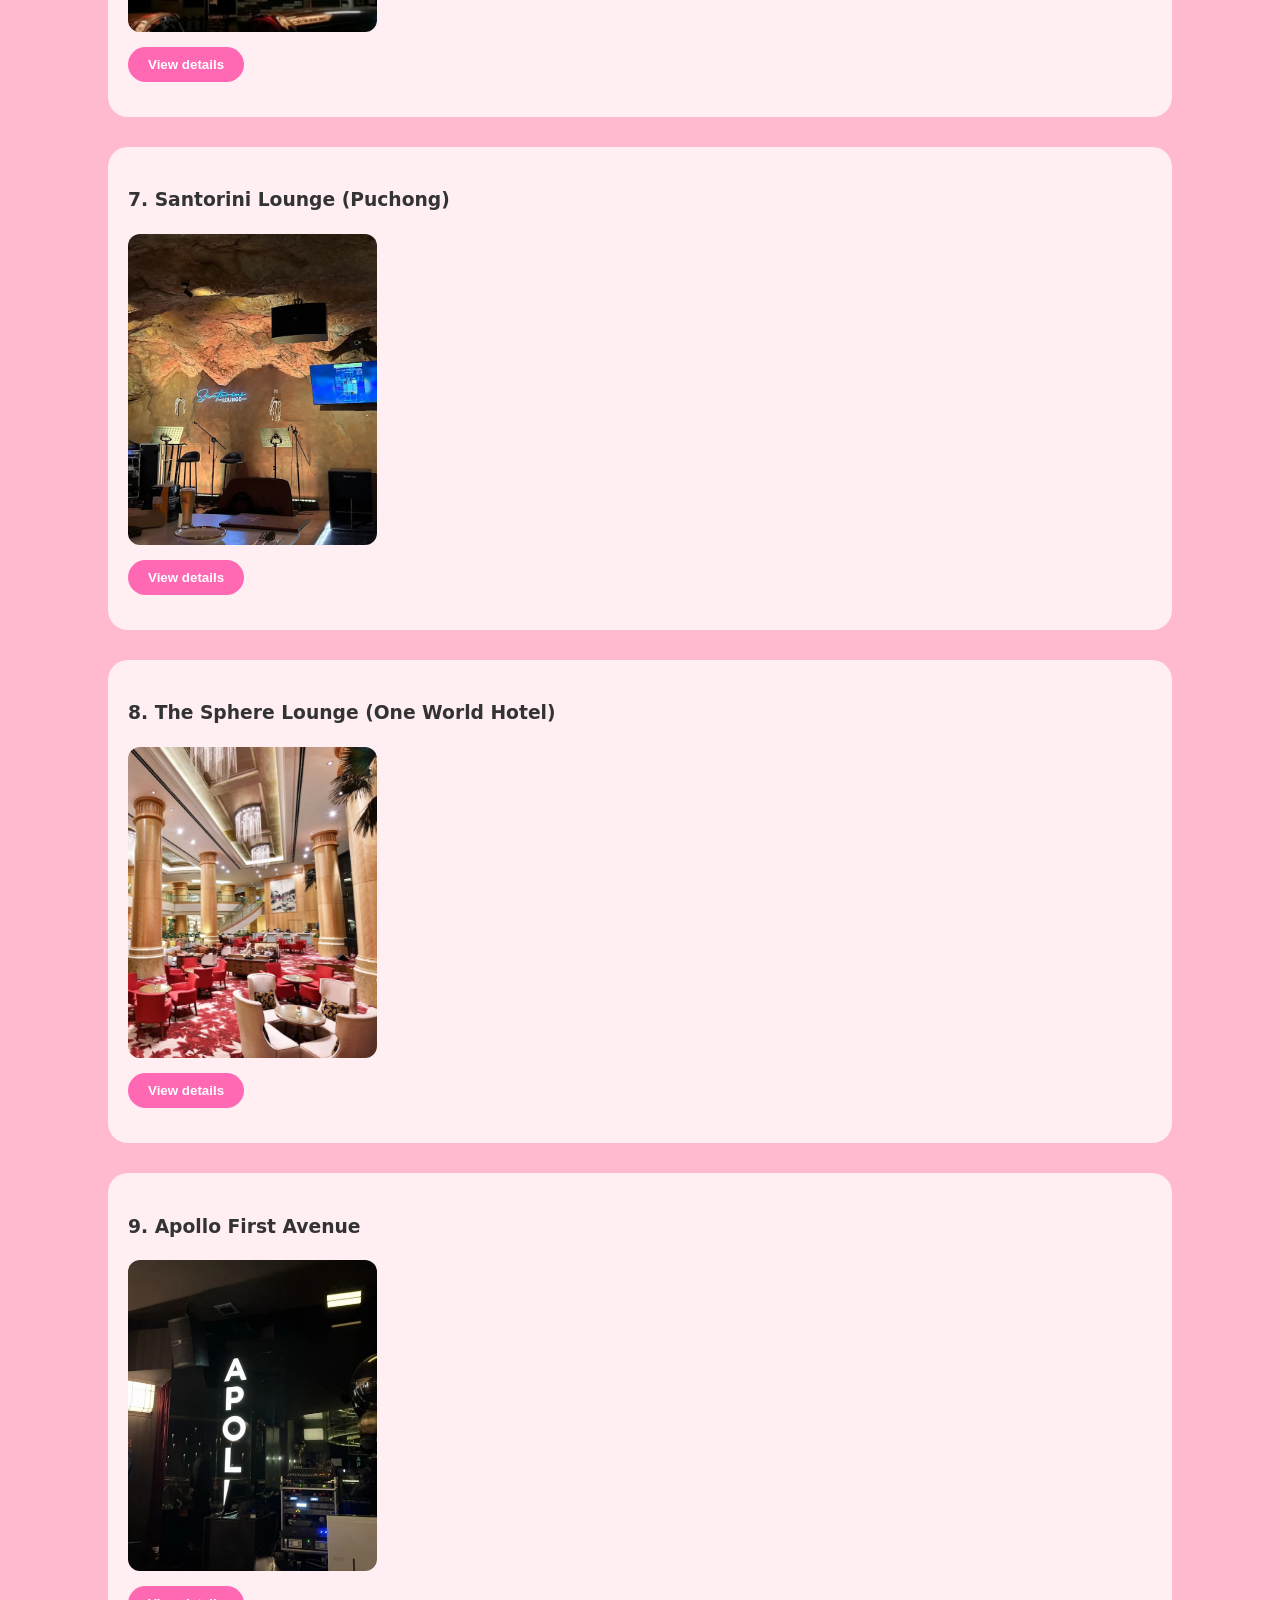
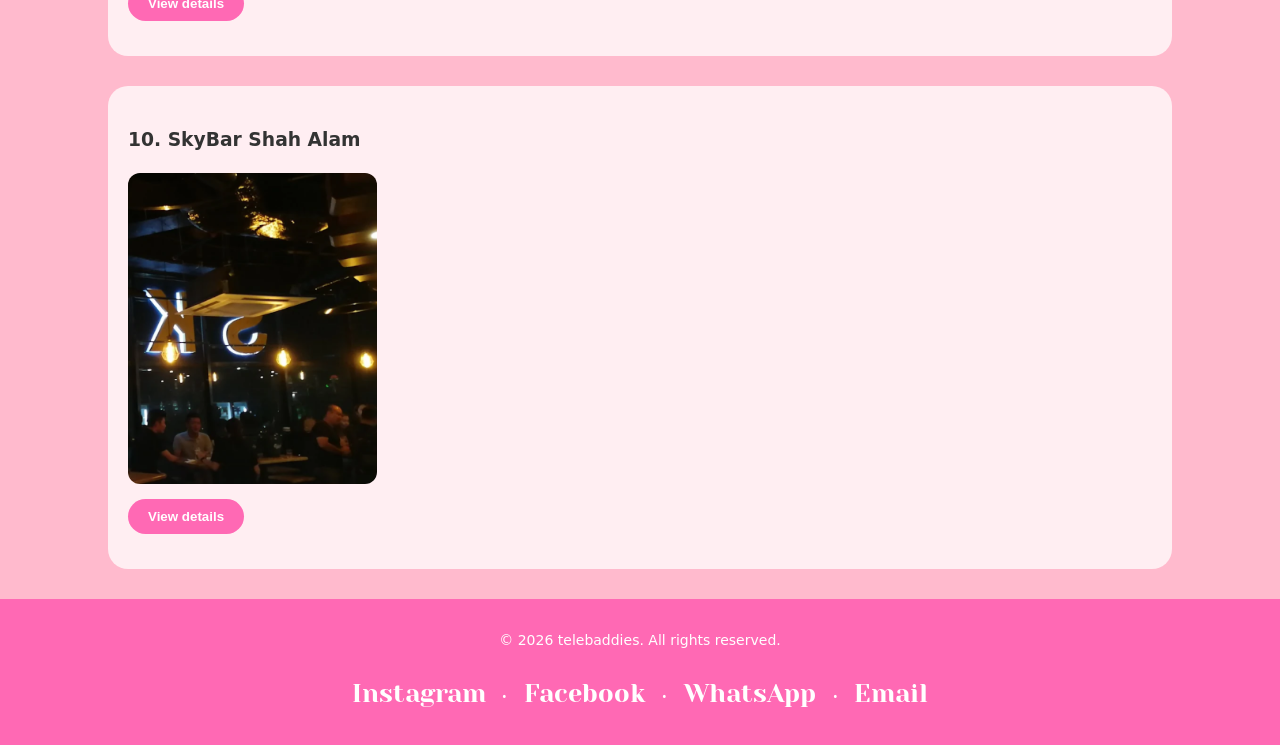
<file: music.html>
<!DOCTYPE html>
<html lang="en">
<head>

  <meta charset="UTF-8">
  <title>Top 10 Must-hear</title>

   
<link href="https://fonts.googleapis.com/css2?family=Yeseva+One&display=swap" rel="stylesheet">
  <link href="https://fonts.cdnfonts.com/css/nickainley" rel="stylesheet">

  <link rel="stylesheet" href="css/style.css">
</head>
<body>


<header class="top-bar">
  <div class="container">
    <div style="display:flex; justify-content:space-between; align-items:center;">
    <a href="index.html" class="logo-title">telebaddies</a>
      <input type="text" placeholder="Search destinations or activities" class="search-bar">
      <div style="display:flex; gap:20px;">
        <div class="auth-buttons" style="display:flex; gap:16px; align-items:center;">
 <div class="auth-buttons" style="display:flex; gap:16px; align-items:center;">
    <a href="login.html"   class="pink-pill log-in-btn">log in</a>
    <a href="signup.html"  class="pink-pill sign-up-btn">sign up</a>
    <a href="profile.html" class="pink-pill profile-menu-trigger" style="display:none;">
        Profile ♡
    </a>
</div>
       <div class="hamburger" onclick="toggleMenu()">☰</div>
    </div>
  </div>
</header>

<div id="menu" class="menu">
  <a href="profile.html">Profile</a>
  <a href="aboutus.html">About Us</a>

    </div>
  </div>
</header>

  <link href="https://fonts.googleapis.com/css2?family=Yeseva+One&family=Atkinson+Hyperlegible&display=swap" rel="stylesheet">
  <link href="https://fonts.cdnfonts.com/css/nickainley" rel="stylesheet">

  <link rel="stylesheet" href="css/style.css">
</head>
<body>

 <nav class="category-nav">
    <div class="container">
      <a href="restaurants.html" class="nav-link">restaurants & cafes</a>
      <a href="music.html"         class="nav-link active">music & nightlife</a>
      <a href="arts.html"          class="nav-link">arts & entertainment</a>
      <a href="shopping.html"      class="nav-link">shopping & fashion</a>
      <a href="weekend.html"       class="nav-link">weekend getaways</a>
      <a href="activities.html"    class="nav-link">activities</a>
    </div>
  </nav>

<section class="top10">

<h2 class="section-title">Top 10 Must-hear</h2>


<div class="item">
  <h3 class="item-title">1. Merdekarya</h3>
  
  <div class="images">
    <img src="image2/WhatsApp Image 2026-02-04 at 01.11.39.jpeg">

  </div>
  
 <button type="button" class="expand-btn" onclick="toggleItem(this)">View details</button>
  <div class="details">
    <p><strong>Short description:</strong> A legendary live music bar and venue in Petaling Jaya, Selangor. Iconic spot hosting live original bands, singer-songwriters, and indie acts nightly, with a diner bar for food/drinks and a dedicated live bar—serving cheap beers (from RM8), cocktails, tuak, langkau, plus simple eats in a no-frills, mature-audiences-only setting.</p>
    
    <p><strong>Why it's interesting:</strong> As Malaysia's original live music bar (est. 2013), it champions 100% local/independent artists with frequent gigs, spoken word, comedy, and a passionate crowd—perfect for authentic nightlife, discovering emerging talent, late-night hangs, and supporting the scene in a laid-back, affordable way. A true gem for music lovers seeking real vibes over commercial spots.</p>
    
    <p><strong>Location:</strong> Jalan 5/57, Section 5, Bukit Gasing, 46000 Petaling Jaya, Selangor, Malaysia (near old town PJ, entrance on main road).
    </p>
    
    <p><strong>Socials:</strong> Instagram: @merdekarya • Facebook: merdekarya • Website: <a href="https://www.merdekarya.com/" target="_blank">merdekarya</a> </p>
    
    <p><strong>Time:</strong> Tue-Sat 6:00 PM–1:00 AM (Diner Bar); Thu-Sat 8:00 PM–1:00 AM (Live Bar); Closed Sun-Mon</p>
    
    <p><strong>Price:</strong> affordable RM8+, drinks, cocktails cheap, food reasonable</p>
    
    <div class="reviews">★★★★</div>
  </div>
</div>

<div class="item">
  <h3 class="item-title">2. SimplyLive</h3>
  
  <div class="images">
    <img src="image2/WhatsApp Image 2026-02-04 at 05.54.54.jpeg">

  </div>
  
 <button type="button" class="expand-btn" onclick="toggleItem(this)">View details</button>
  <div class="details">
    <p><strong>Short description:</strong> Energetic spot featuring live Mandopop hits by the resident band "Stars of Simply Live" (Wed-Sat), plus other genres, local talents, guest artistes, and a menu of food & drinks ( cocktails, hearty eats) in a sensational, music-focused setting. </p>
    
    <p><strong>Why it's interesting:</strong> Kuala Lumpur/PJ's go-to for Mandopop lovers, delivering thrilling live band energy, iconic Chinese pop tunes, heartfelt performances, and a lively nightlife atmosphere perfect for after work, singing along, chilling with friends, or enjoying quality live entertainment in a modern, well-designed space. A standout for authentic Mandopop vibes and memorable nights out. </p>
    
    <p><strong>Location:</strong> Lot No. 1.012, First Floor, The Square, Jaya One, Jln Profesor Diraja Ungku Aziz, Seksyen 13, 46200 Petaling Jaya, Selangor, Malaysia.
    </p>
    
    <p><strong>Socials:</strong> Instagram: @tinboxgroup.my • Facebook: tinboxgroup.my • Website: <a href="https://simplylive.tinboxgroup.my/" target="_blank">SimplyLive</a>  </p>
    
    <p><strong>Time:</strong> Wed & Thu: 5:00 PM–12:00 AM; Fri & Sat: 5:00 PM–1:00 AM</p>
    
    <p><strong>Price:</strong> Rm 13-40 reasonable for live venue; drinks affordable, food portions satisfying and value-packed</p>
    
    <div class="reviews">★★★★</div>
  </div>
</div>

<div class="item">
  <h3 class="item-title">3. BATS@SunwayGiza</h3>
  
  <div class="images">
    <img src="image2/Screenshot 2026-02-04 183623.png">

  </div>
  
 <button type="button" class="expand-btn" onclick="toggleItem(this)">View details</button>
  <div class="details">
    <p><strong>Short description:</strong> Highly-rated bar and restaurant with live music, DJ sets, and upbeat vibes.</p>
    
    <p><strong>Why it's interesting:</strong> Massive positive reviews highlight its lively atmosphere, great food & drinks, and regular live performances.</p>
    
    <p><strong>Location:</strong> 
    A-8-G, Sunway Giza Mall, Kota Damansara, Petaling Jaya.
    </p>
    
    <p><strong>Socials:</strong>Instagram: @bats.restaurant.bar</a> </p>
    
    <p><strong>Time:</strong> ~4:00 PM – 2:00 AM (every day)</p>
    
    <p><strong>Price:</strong> RM20–50</p>
    
    <div class="reviews">★★★★★</div>
  </div>
</div>

<div class="item">
  <h3 class="item-title">4. Nest13 Rooftop Bar & Lounge</h3>
  
  <div class="images">
    <img src="image2/Screenshot 2026-02-04 185056.png">

  </div>
  
 <button type="button" class="expand-btn" onclick="toggleItem(this)">View details</button>
  <div class="details">
    <p><strong>Short description:</strong> Rooftop bar with city views, chill lounge music, and occasional live band or DJ nights. Relaxed but lively crowd, ideal for late-night conversations and casual partying.</p>
    
    <p><strong>Why it's interesting:</strong> Interesting for its rooftop setting and balance between chill and energetic, making it versatile for different moods.</p>
    
    <p><strong>Location:</strong> 
3rd Floor, Megah Rise, Jalan SS 24/11, 47301 Petaling Jaya, Selangor, Malaysia
    </p>
    
    <p><strong>Socials:</strong> Instagram: @nest13_rooftop_bar • Facebook: Nest13 Bar & Lounge</p>
    
    <p><strong>Time:</strong> Daily: 11:00 AM – 1:00 AM</p>
    
    <p><strong>Price:</strong>RM20–45</p>
    
    <div class="reviews">★★★★</div>
  </div>
</div>

<div class="item">
  <h3 class="item-title">5. The Voice Skypark (One City)</h3>
  
  <div class="images">
    <img src="image2/Screenshot 2026-02-04 185651.png">

  </div>
  
 <button type="button" class="expand-btn" onclick="toggleItem(this)">View details</button>
  <div class="details">
    <p><strong>Short description:</strong> Rooftop lounge with relaxed vibes, background music, DJ nights, and occasional live performances. More laid-back than a club, perfect for social drinking.</p>
    
    <p><strong>Why it's interesting:</strong> Interesting for its rooftop chill atmosphere — ideal for pre-drinks or winding down the night.</p>
    
    <p><strong>Location:</strong> 
Rooftop, Sky Park, One City, Jalan USJ 25/1A, 47650 Subang Jaya, Selangor
    </p>
    
    <p><strong>Socials:</strong> Instagram: @thevoiceatthesky • Facebook: The Voice Skypark</p>
    
    <p><strong>Time:</strong> Daily: 4:00 PM – 12:00 AM</p>
    
    <p><strong>Price:</strong> RM18–45</p>
    
    <div class="reviews">★★★★</div>
  </div>
</div>

<div class="item">
  <h3 class="item-title">6. On Line Pub (Damansara Kim)</h3>
  
  <div class="images">
    <img src="image2/Screenshot 2026-02-04 190718.png">

  </div>
  
 <button type="button" class="expand-btn" onclick="toggleItem(this)">View details</button>
  <div class="details">
    <p><strong>Short description:</strong> Classic neighbourhood pub with a loyal crowd, affordable drinks, and occasional live music or sports nights.</p>
    
    <p><strong>Why it's interesting:</strong> Interesting because it’s unpretentious and social — perfect for casual drinking and conversation.</p>
    
    <p><strong>Location:</strong> 
     32, Jalan SS 20/10, Damansara Kim, 47400 Petaling Jaya, Selangor
    </p>
    
    <p><strong>Socials:</strong> Facebook: On Line Pub</p>
    
    <p><strong>Time:</strong> Daily: 12:00 PM – 12:00 AM</p>
    
    <p><strong>Price:</strong> RM15–35</p>
    
    <div class="reviews">★★★★</div>
  </div>
</div>

<div class="item">
  <h3 class="item-title">7. Santorini Lounge (Puchong)</h3>
  
  <div class="images">
    <img src="image2/Screenshot 2026-02-04 191400.png">

  </div>
  
 <button type="button" class="expand-btn" onclick="toggleItem(this)">View details</button>
  <div class="details">
    <p><strong>Short description:</strong> Stylish wine bar and lounge with chill music, occasional live sets, and a relaxed upscale crowd.</p>
    
    <p><strong>Why it's interesting:</strong> Interesting for date nights or quieter group hangouts without losing nightlife vibes.</p>
    
    <p><strong>Location:</strong> 
    1-1, Jalan Puteri 2/5, Bandar Puteri, 47100 Puchong, Selangor
    </p>
    
    <p><strong>Socials:</strong> Instagram: @santorini_lounge • Facebook: Santorini Lounge</p>
    
    <p><strong>Time:</strong> Daily: 4:00 PM – 1:00 AM</p>
    
    <p><strong>Price:</strong> RM25–60</p>
    
    <div class="reviews">★★★★★</div>
  </div>
</div>

<div class="item">
  <h3 class="item-title">8. The Sphere Lounge (One World Hotel)</h3>
  
  <div class="images">
    <img src="image2/Screenshot 2026-02-04 192016.png">

  </div>
  
 <button type="button" class="expand-btn" onclick="toggleItem(this)">View details</button>
  <div class="details">
    <p><strong>Short description:</strong> Elegant hotel lounge with live jazz, soft bands, and refined cocktails. Calm, classy nightlife.</p>
    
    <p><strong>Why it's interesting:</strong> Interesting for a more sophisticated music experience — ideal for business meetups or relaxed nights.</p>
    
    <p><strong>Location:</strong> One World Hotel, Bandar Utama, 47800 Petaling Jaya, Selangor </p>
    
    <p><strong>Socials:</strong> Facebook: One World Hotel</p>
    
    <p><strong>Time:</strong> Daily: 10:00 AM – 11:45 PM</p>
    
    <p><strong>Price:</strong> RM30–70</p>
    
    <div class="reviews">★★★★★</div>
  </div>
</div>

<div class="item">
  <h3 class="item-title">9. Apollo First Avenue</h3>
  
  <div class="images">
    <img src="image2/Screenshot 2026-02-04 194341.png">

  </div>
  
 <button type="button" class="expand-btn" onclick="toggleItem(this)">View details</button>
  <div class="details">
    <p><strong>Short description:</strong> Modern bar with late-night energy, DJs, and a party-leaning crowd. Great for bar-hopping nights.</p>
    
    <p><strong>Why it's interesting:</strong> Interesting for its late hours and social crowd mix.</p>
    
    <p><strong>Location:</strong> 
   First Avenue, Bandar Utama, 47800 Petaling Jaya, Selangor
    </p>
    
    <p><strong>Socials:</strong> Instagram: @apollo.firstavenue </p>
    
    <p><strong>Time:</strong> Daily: 4:00 PM – 3:30/4:00 AM</p>
    
    <p><strong>Price:</strong> RM25–55</p>
    
    <div class="reviews">★★★★★ (legendary local spot)</div>
  </div>
</div>

<div class="item">
  <h3 class="item-title">10. SkyBar Shah Alam</h3>
  
  <div class="images">
    <img src="image2/Screenshot 2026-02-04 194751.png">

  </div>
  
 <button type="button" class="expand-btn" onclick="toggleItem(this)">View details</button>
  <div class="details">
    <p><strong>Short description:</strong> Casual outdoor bar with weekend live music, relaxed crowd, and open-air vibes.</p>
    
    <p><strong>Why it's interesting:</strong> Interesting for a laid-back alternative to PJ nightlife.</p>
    
    <p><strong>Location:</strong> 
    Seksyen 15, Shah Alam, Selangor
    </p>
    
    <p><strong>Socials:</strong> Facebook: SkyBar Shah Alam</p>
    
    <p><strong>Time:</strong> Daily: 5:00 PM – 1:00 AM</p>
    
    <p><strong>Price:</strong> RM15–40</p>
    
    <div class="reviews">★★★★</div>
  </div>
</div>




<footer>
  © 2026 telebaddies. All rights reserved.<br><br>
  <div class="social-links">
    <a href="#">Instagram</a> • <a href="#">Facebook</a> • <a href="#">WhatsApp</a> • <a href="#">Email</a>
  </div>
</footer>

<script src="js/main.js"></script>
</body>
</html>
</file>
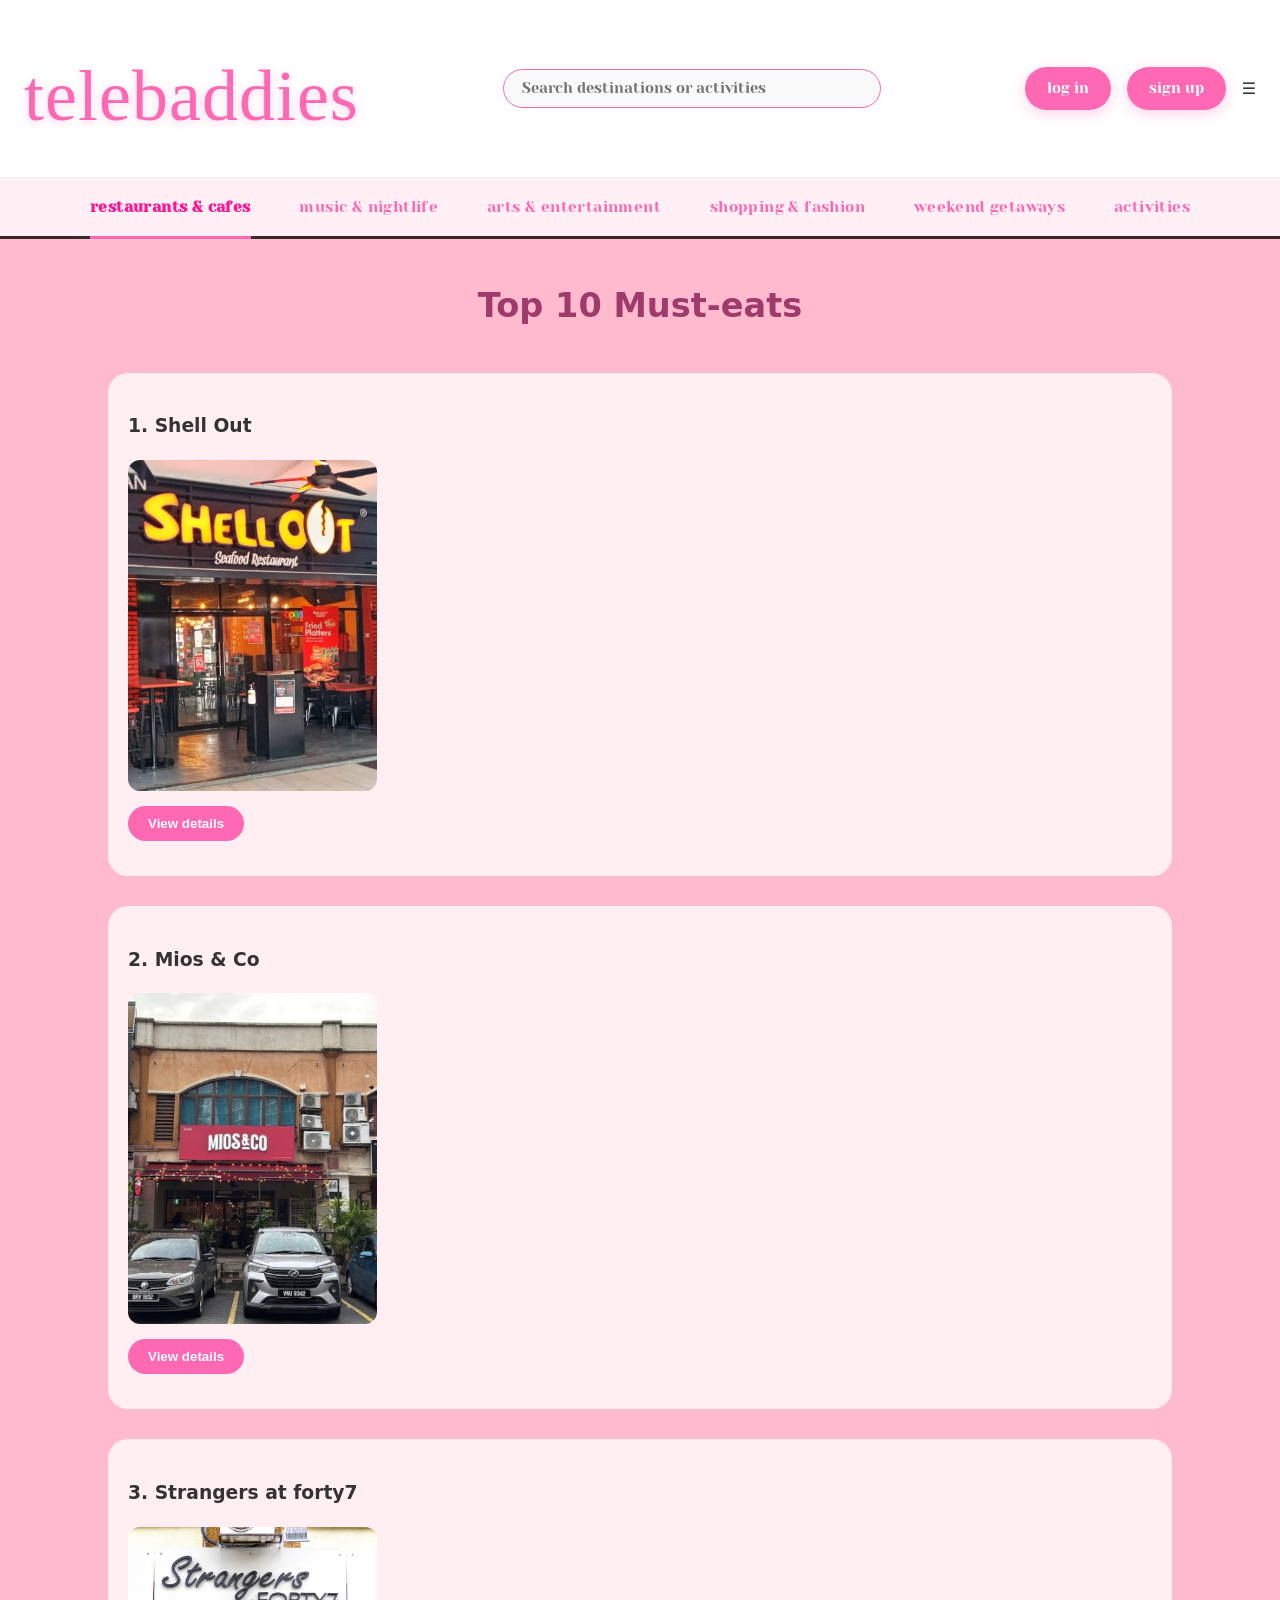
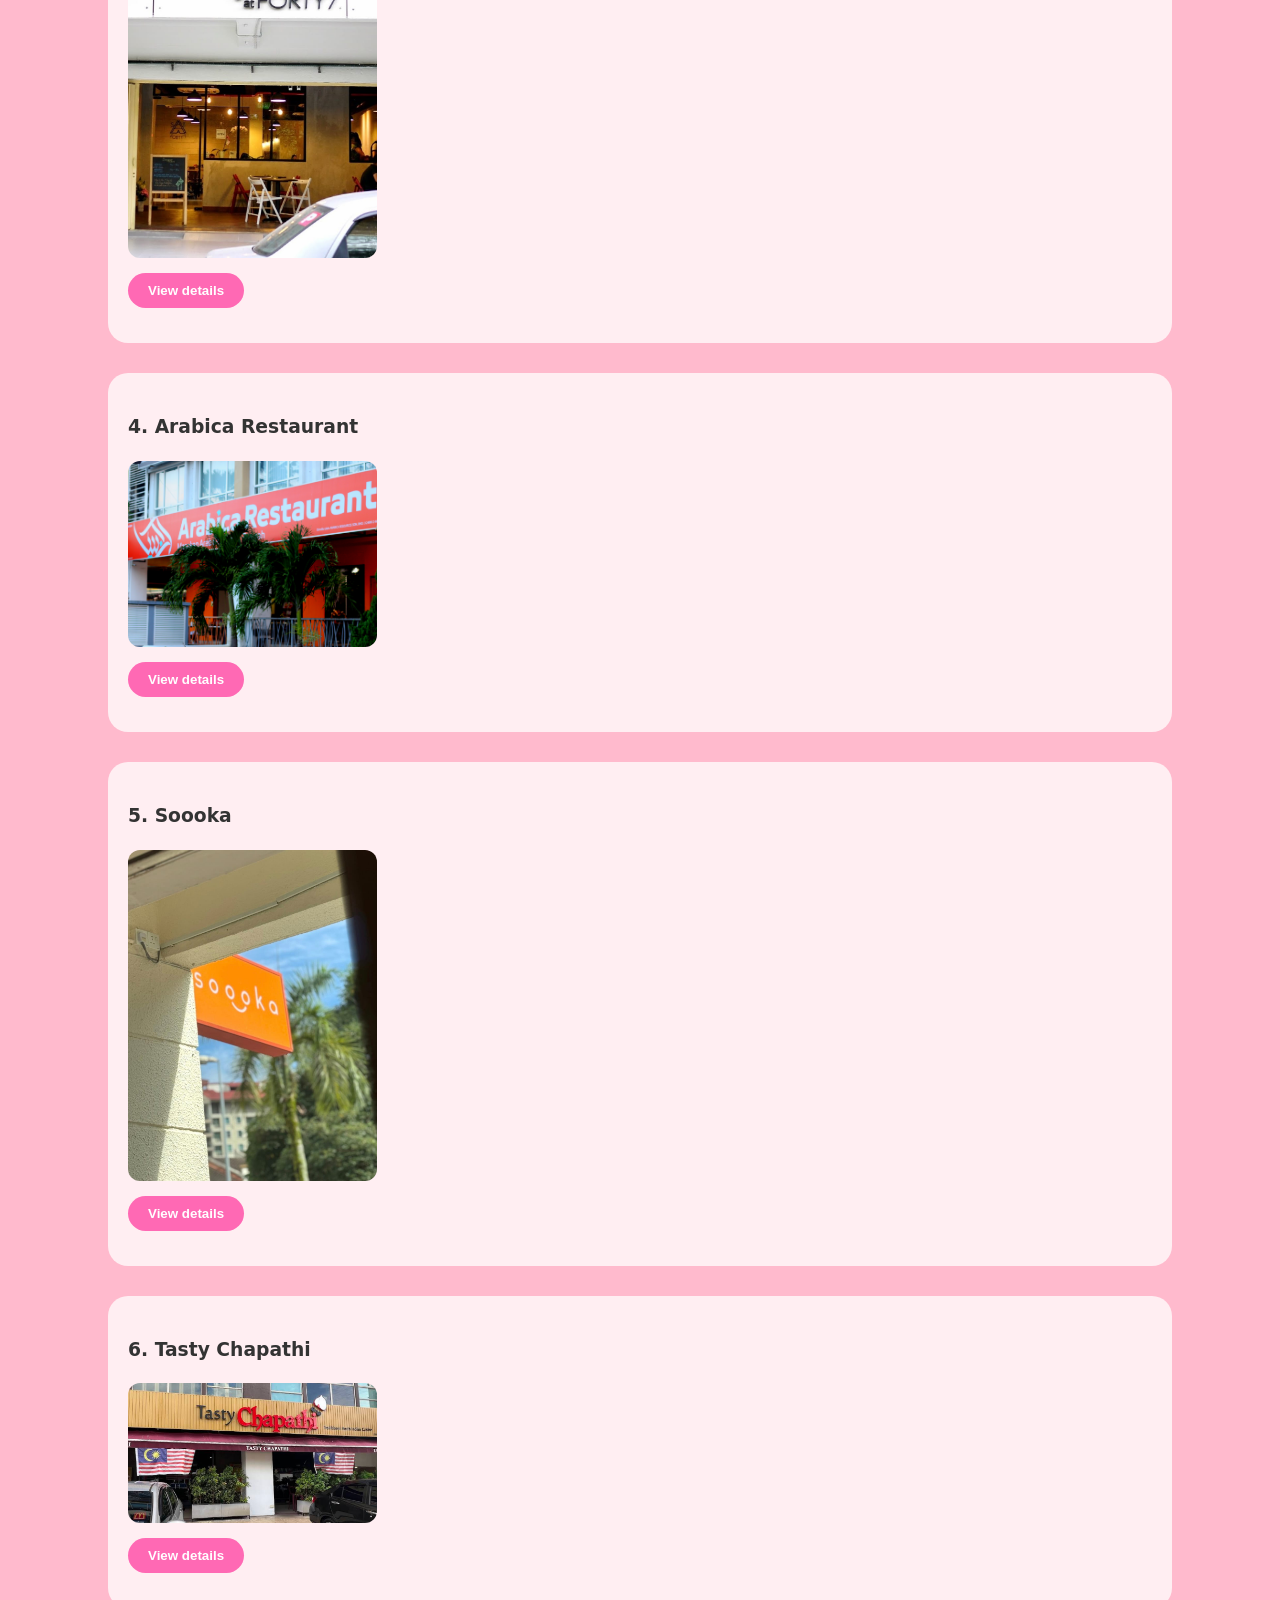
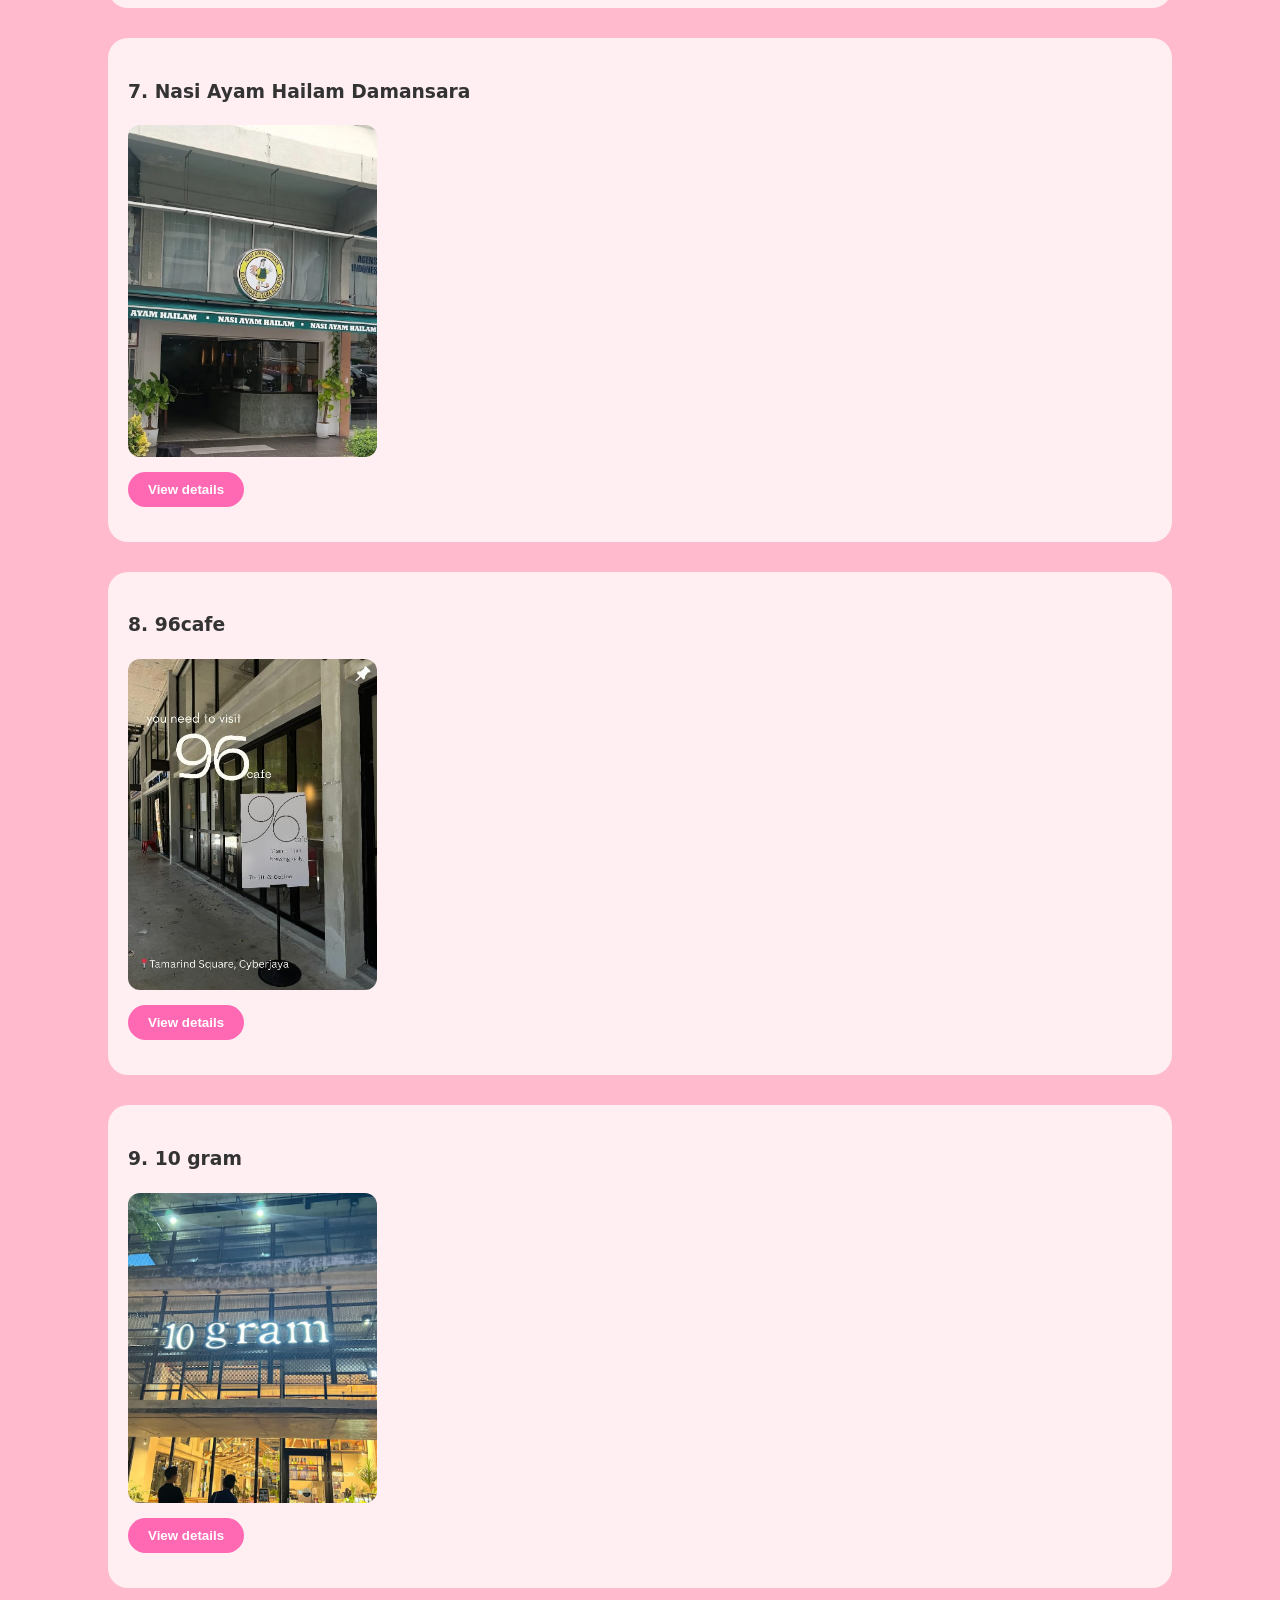
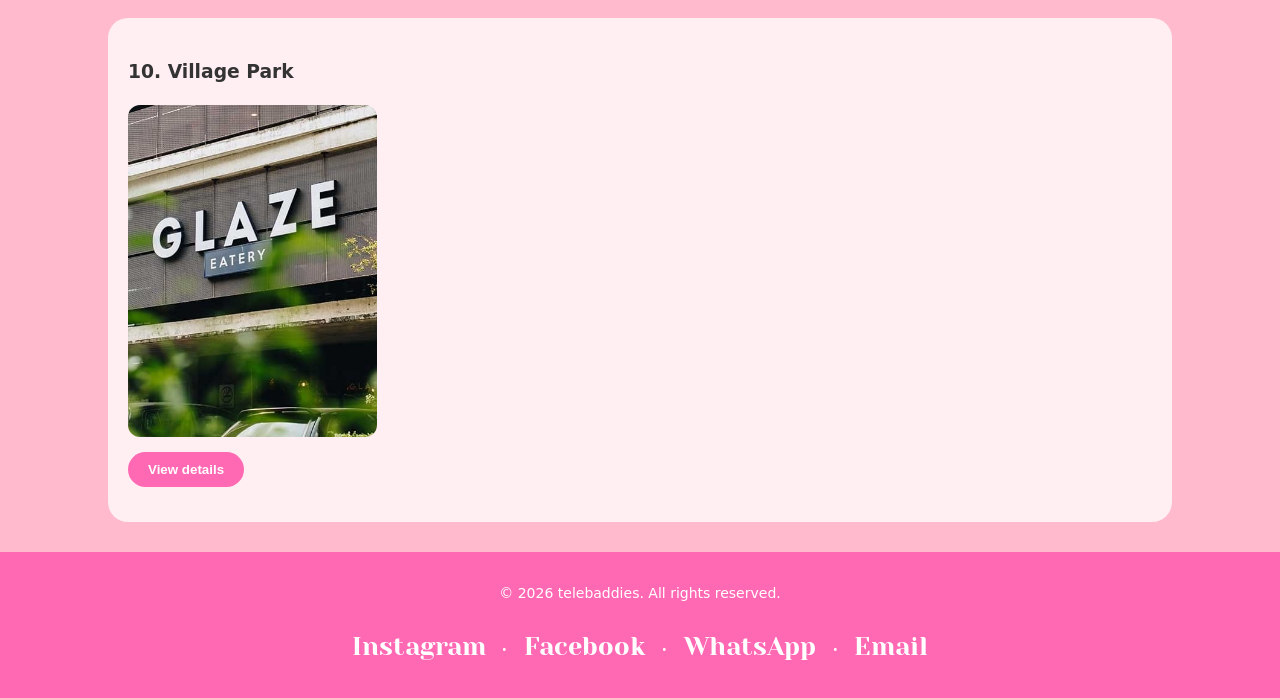
<file: restaurants.html>
<!DOCTYPE html>
<html lang="en">
<head>

  <meta charset="UTF-8">
  <title>Top10 Must-eats</title>

 
 <link href="https://fonts.googleapis.com/css2?family=Yeseva+One&display=swap" rel="stylesheet">
  <link href="https://fonts.cdnfonts.com/css/nickainley" rel="stylesheet">

  <link rel="stylesheet" href="css/style.css">
</head>
<body>


<header class="top-bar">
  <div class="container">
    <div style="display:flex; justify-content:space-between; align-items:center;">
    <a href="index.html" class="logo-title">telebaddies</a>
      <input type="text" placeholder="Search destinations or activities" class="search-bar">
      <div style="display:flex; gap:20px;">
        <div class="auth-buttons" style="display:flex; gap:16px; align-items:center;">
 <div class="auth-buttons" style="display:flex; gap:16px; align-items:center;">
    <a href="login.html"   class="pink-pill log-in-btn">log in</a>
    <a href="signup.html"  class="pink-pill sign-up-btn">sign up</a>
    <a href="profile.html" class="pink-pill profile-menu-trigger" style="display:none;">
        Profile ♡
    </a>
</div>
       <div class="hamburger" onclick="toggleMenu()">☰</div>
    </div>
  </div>
</header>

<div id="menu" class="menu">
  <a href="profile.html">Profile</a>
  <a href="aboutus.html">About Us</a>


    </div>
  </div>
</header>

  <link href="https://fonts.googleapis.com/css2?family=Yeseva+One&family=Atkinson+Hyperlegible&display=swap" rel="stylesheet">
  <link href="https://fonts.cdnfonts.com/css/nickainley" rel="stylesheet">

  <link rel="stylesheet" href="css/style.css">
</head>
<body>

<nav class="category-nav">
    <div class="container">
      <a href="restaurants.html" class="nav-link active">restaurants & cafes</a>
      <a href="music.html"         class="nav-link">music & nightlife</a>
      <a href="arts.html"          class="nav-link">arts & entertainment</a>
      <a href="shopping.html"      class="nav-link">shopping & fashion</a>
      <a href="weekend.html"       class="nav-link">weekend getaways</a>
      <a href="activities.html"    class="nav-link">activities</a>
    </div>
  </nav>

<section class="top10">

<h2 class="section-title">Top 10 Must-eats</h2>


<div class="item">
  <h3 class="item-title">1. Shell Out</h3>
  
  <div class="images">
    <img src="image3/WhatsApp Image 2026-02-03 at 13.52.17.jpeg">

  </div>
  
 <button type="button" class="expand-btn" onclick="toggleItem(this)">View details</button>
  <div class="details">
    <p><strong>Short description:</strong> Shell Out Kota Damansara is a popular seafood restaurant specializing in Cajun-style Louisiana boil seafood — think fresh crabs, prawns, clams, mussels, and more, tossed in addictive signature sauces (like their famous Shell Bang), served straight on the table (no plates needed!) for a fun, messy, hands-on dining experience.</p>
    
    <p><strong>Why it's interesting:</strong> if you're a seafood lover this place is for you! A hands-on, casual seafood boil experience where fresh seafood (crab, prawns, clams, mussels, crawfish, etc.) is tossed in flavorful sauces like the signature Shell Bang, Cajun, garlic butter or lemon pepper. You eat directly with your hands perfect for families , celebrations with your friends, or messy seafood feasts.</p>
    
    <p><strong>Location:</strong> 16-1, Jalan PJU 5/15, Dataran Sunway Damansara, Kota Damansara, 47810 Petaling Jaya, Selangor, Malaysia (around Kota Damansara area)</p>
    
    <p><strong>Socials:</strong> Instagram • Facebook (search @villageparkofficial)</p>
    
    <p><strong>Time:</strong> Monday – Sunday: 11:30 AM – 10:00 PM (Delivery, Dine In, Pick-up)</p>
    
    <p><strong>Price:</strong> RM150–300+ per person depending on what you order</p>
    
    <div class="reviews">★★★★</div>
  </div>
</div>

<div class="item">
  <h3 class="item-title">2. Mios & Co</h3>
  
  <div class="images">
    <img src="image3/WhatsApp Image 2026-02-03 at 07.54.15.jpeg">

  </div>
  
 <button type="button" class="expand-btn" onclick="toggleItem(this)">View details</button>
  <div class="details">
    <p><strong>Short description:</strong> Mios & Co is a cozy bistro-style cafe serving brunch, lunch, and dinner, western comfort food like sandwiches, pasta , fish & chips, wagyu nasi goreng, croffles , cakes, and aesthetic specialty coffees and drinks.</p>
    
    <p><strong>Why it's interesting:</strong> Super popular as a work-from-cafe spot with chill, cozy vibes, free WiFi, great music, and Insta-worthy food & drinks  perfect for casual hangouts, catch-ups with friends, or productive sessions. Known for hearty mains and creative drinks at pocket-friendly prices.</p>
    
    <p><strong>Location:</strong> 38, Jalan Rugbi 13/30, Seksyen 13, 40100 Shah Alam, Selangor, Malaysia (Shah Alam area).</p>
    
    <p><strong>Socials:</strong> Instagram: @miosandco_ • TikTok: @miosandco</p>
    
    <p><strong>Time:</strong> Open daily, Mon–Thu: 10:00 AM – 11:00 PM Fri–Sun: 9:00 AM – 11:30 PM</p>
    
    <p><strong>Price:</strong> RM20–50+,wagyu items higher but still seen as value-for-money.</p>
    
    <div class="reviews">★★★★ </div>
  </div>
</div>

<div class="item">
  <h3 class="item-title">3. Strangers at forty7</h3>
  
  <div class="images">
    <img src="image3/WhatsApp Image 2026-02-03 at 06.50.40.jpeg">

  </div>
  
 <button type="button" class="expand-btn" onclick="toggleItem(this)">View details</button>
  <div class="details">
    <p><strong>Short description:</strong> Strangers at 47 is a popular, award-winning café in Petaling Jaya, Selangor, specializing in creative fusion crepe known for innovative crepes like Nasi Lemak Crepe, Korean Fried Chicken Crepe, Big Breakfast Crepe, and various dessert options. </p>
    
    <p><strong>Why it's interesting:</strong> It stands out for its unique Malaysian-Western fusion twists on crepes, consistently praised for yummy food, creative flavors, and a relaxed vibe perfect for brunch, meals, or hangouts. It's been a neighborhood favorite for years with multiple awards and strong local love. </p>
    
    <p><strong>Location:</strong> 45, 47, 49 Jalan 17/45, Seksyen 17, 46400 Petaling Jaya, Selangor, Malaysia (in the PJ area). </p>
    
    <p><strong>Socials:</strong> Instagram: @strangersat47 • Facebook: strangersat47
     • Website: <a href="https://strangersat47.my/" target="_blank">strangersat47.my</a>
      </p>

    <p><strong>Time:</strong> open daily from 10:00 AM to 10:00 PM</p>
    
    <p><strong>Price:</strong> around RM20–RM35 </p>
    
    <div class="reviews">★★★★★ </div>
  </div>
</div>

<div class="item">
  <h3 class="item-title">4. Arabica Restaurant</h3>
  
  <div class="images">
    <img src="image3/Screenshot 2026-02-03 073740.png">

  </div>
  
 <button type="button" class="expand-btn" onclick="toggleItem(this)">View details</button>
  <div class="details">
    <p><strong>Short description:</strong> Arabica Restaurant a highly-rated restaurant in Petaling Jaya, Selangor, specializing in authentic Arabic and Middle Eastern cuisine, offering flavorful grilled meats like shish tawook, lamb kebab, chicken kebab, mix grills, shawarma, plus Syrian & Yemeni influences. </p>
    
    <p><strong>Why it's interesting:</strong> Stands out for juicy, perfectly grilled Arabic dishes, generous portions, affordable authentic flavors, and late night availability ideal for Middle Eastern food cravings, family meals, or late dinners in the Kota Damansara area. Praised for value, service, and consistent quality. </p>
    
    <p><strong>Location:</strong> G10, Cova Square, Jalan Teknologi, Kota Damansara, PJU 5, Taman Sains Selangor, 47810 Petaling Jaya, Selangor, Malaysia.
    </p>
    
    <p><strong>Socials:</strong> Instagram: @arabicamy • Facebook: Arabicamy
     • Website: <a href="https://arabicarestaurant.my/" target="_blank">arabicarestaurant.my</a>
      </p>
    
    <p><strong>Time:</strong> Daily from 10:00 AM to 1:45 AM or 2:00 AM</p>
    
    <p><strong>Price:</strong> affordable; mains like mix grills around RM70–RM80, individual items cheaper </p>
    
    <div class="reviews">★★★★★ </div>
  </div>
</div>

<div class="item">
  <h3 class="item-title">5. Soooka</h3>
  
  <div class="images">
    <img src="image3/WhatsApp Image 2026-02-03 at 08.06.54.jpeg">

  </div>
  
 <button type="button" class="expand-btn" onclick="toggleItem(this)">View details</button>
  <div class="details">
    <p><strong>Short description:</strong> A cozy, Muslim-friendly café in Damansara Perdana, Petaling Jaya, Selangor, specializing in unique Asian-fusion homecooked-style dishes blending Malaysian, Teochew and Thai influences.</p>
    
    <p><strong>Why it's interesting:</strong> Features standout old fusion comfort food with creative local twists soulful braised duck noodles and specialty chewy cakoi from a 20+ year vendor make it a flavorful, nostalgic yet innovative spot in PJ.</p>
    
    <p><strong>Location:</strong> 11A-1, Jalan PJU 8/5A, Damansara Perdana, 47820 Petaling Jaya, Selangor, Malaysia.
    </p>
    
    <p><strong>Socials:</strong> Instagram: @soooka.my • Facebook: SoookaCafe </p>
    
    <p><strong>Time:</strong> 7Mon-Tue 10:00 AM–6:00 PM; 
Thu-Fri 10:00 AM–10:00 PM; 
Sat-Sun 8:00 AM–10:00 PM; Closed Wednesday</p>
    
    <p><strong>Price:</strong> affordable; signatures around RM20–RM30 </p>
    
    <div class="reviews">★★★★★</div>
  </div>
</div>

<div class="item">
  <h3 class="item-title">6. Tasty Chapathi</h3>
  
  <div class="images">
    <img src="image3/Screenshot 2026-02-03 092227.png">

  </div>
  
 <button type="button" class="expand-btn" onclick="toggleItem(this)">View details</button>
  <div class="details">
    <p><strong>Short description:</strong> A popular chain restaurant in Petaling Jaya, Selangor, specializing in authentic Northern Indian cuisine with fresh chapathi and flavorful curries. serving classic North Indian dishes like tandoori chicken, butter chicken, paneer pasanda, chicken briyani, raj kachori, premium thali, lunch combos, plus desserts like kulfi all halal-certified, with generous portions and comforting flavors.</p>
    
    <p><strong>Why it's interesting:</strong> Known for bold, authentic yet approachable North Indian tastes (not too salty/spicy), fresh handmade chapathi, value-for-money sets, and a warm, family-friendly vibe—perfect for hearty meals, gatherings, or discovering reliable Indian eats in PJ. Locals praise the consistent quality, variety, and satisfying curries.</p>
    <p><strong>Location:</strong> PJ Area Petaling Jaya, Selangor, The Curve, Mutiara Damansara.
    </p>
    
    <p><strong>Socials:</strong> Instagram: @tastychapathirestaurant • Facebook: TastyChapathi • Website: <a href="https://tastychapathi.com/" target="_blank">tastychapathi</a> </p>
    
    <p><strong>Time:</strong> Daily 11:00 AM–10:30/11:00 PM</p>
    
    <p><strong>Price:</strong> RM 20–40 </p>
    
    <div class="reviews">★★★★ </div>
  </div>
</div>

<div class="item">
  <h3 class="item-title">7. Nasi Ayam Hailam Damansara</h3>
  
  <div class="images">
    <img src="image3/WhatsApp Image 2026-02-03 at 07.54.23.jpeg">

  </div>
  
 <button type="button" class="expand-btn" onclick="toggleItem(this)">View details</button>
  <div class="details">
    <p><strong>Short description:</strong> A long-standing, halal-certified restaurant in Damansara Utama (Uptown), Petaling Jaya, Selangor, specializing in flavorful Hainanese style chicken rice. Popular spot serving succulent simmered or roast chicken with fragrant, oily chicken rice, plus sides like stir-fried veggies, chicken chop, and classic dips. </p>
    
    <p><strong>Why it's interesting:</strong> decades-old favorite for authentic yet halal Hailam chicken rice (Chinese-origin style perfected for all races), juicy tender chicken, aromatic rice, consistent quality, and great valu ideal for quick lunches, family meals, or cravings in the busy Uptown Damansara area. </p>
    
    <p><strong>Location:</strong> No. 102, Ground Floor, Jalan SS 21/39, Damansara Utama, 47
    </p>
    
    <p><strong>Socials:</strong> Instagram: <a href="https://www.instagram.com/explore/locations/1021849603/nasi-ayam-hailam-damansara-utama-sb/?hl=en/" target="_blank">Nasi Ayam Hailam Damansara Utama S/B</a> • Facebook: <a href="https://www.facebook.com/p/Nasi-Ayam-Hailam-Damansara-Utama-SB-100068784170322/" target="_blank">Nasi Ayam Hailam Damansara Utama S/B</a> </p>
    
    <p><strong>Time:</strong> Daily ~10:30 AM to 8:30 PM</p>
    
    <p><strong>Price:</strong> RM13–RM20</p>
    
    <div class="reviews">★★★ </div>
  </div>
</div>

<div class="item">
  <h3 class="item-title">8. 96cafe</h3>
  
  <div class="images">
    <img src="image3/WhatsApp Image 2026-02-03 at 12.55.53.jpeg">

  </div>
  
 <button type="button" class="expand-btn" onclick="toggleItem(this)">View details</button>
  <div class="details">
    <p><strong>Short description:</strong> A contemporary, community-focused café in Cyberjaya, Selangor, specializing in specialty coffee, artisan bites, and cozy vibes. Chill spot serving handcrafted specialty coffee like V60 brews, lattes, amazing matcha drinks, light bites croissants, chocolate treats, comfort food, plus board games and good atmosphere all in a welcoming, non-chain setting. </p>
    
    <p><strong>Why it's interesting:</strong> Stands out as a local "your spot" for bridging community with quality coffee matcha, cozy workspace vibes, events like music nights, and a relaxed hangout feel perfect for work, chats, or discovering non-chain cafe culture in Cyberjaya's Tamarind Square. </p>
    
    <p><strong>Location:</strong> E2-04-05, Tamarind Square, Persiaran Multimedia, 63000 Cyberjaya, Selangor, Malaysia
    </p>
    
    <p><strong>Socials:</strong> Instagram: @ninetysixcb • Website: <a href="https://96cafe.my/" target="_blank">96cafe.my</a>  </p>
    
    <p><strong>Time:</strong> Open daily ~11:00 AM/12:00 PM to 11:00 PM</p>
    
    <p><strong>Price:</strong> reasonable for specialty drinks, bites, items like croissants around RM15, drinks affordable</p>
    
    <div class="reviews">★★★★</div>
  </div>
</div>

<div class="item">
  <h3 class="item-title">9. 10 gram</h3>
  
  <div class="images">
    <img src="image3/Screenshot 2026-02-04 053802.png">

  </div>
  
 <button type="button" class="expand-btn" onclick="toggleItem(this)">View details</button>
  <div class="details">
    <p><strong>Short description:</strong> Cozy spot offering diverse menu items like pastas, pizzas (e.g., Margherita), steaks, pulled beef egg benedict, buttermilk chicken burger, fish & chips, grilled chicken chop, breakfast sets, local favorites, plus desserts (e.g. red velvet cake) and beverages all in a welcoming, modern setting.</p>
    
    <p><strong>Why it's interesting:</strong> Blends simple, hearty fusion flavors across Western and Asian styles with well-presented, delicious options great for variety seekers, groups, or casual dining in Tamarind Square. Known for satisfying portions, decent quality, and a reliable spot in the Cyberjaya food scene, with locals enjoying the mix of comfort eats.</p>
    
    <p><strong>Location:</strong> A-03-05 Block A, Tamarind Square, 63200, 63000 Cyberjaya, Selangor
    </p>
    
    <p><strong>Socials:</strong> Instagram:@10gramgourmet • Facebook: 10gramcafe • Website: <a href="https://www.10gramgourmet.com/" target="_blank">10gramgourmet</a> </p>
    
    <p><strong>Time:</strong> Daily 10:00 AM–11:00 PM</p>
    
    <p><strong>Price:</strong>mid-to-higher; 
pastas ~RM30, 
pizzas from RM40,
steaks from RM80, 
drinks ~RM15</p>
    
    <div class="reviews">★★★★</div>
  </div>
</div>

<div class="item">
  <h3 class="item-title">10. Village Park</h3>
  
  <div class="images">
    <img src="image3/WhatsApp Image 2026-02-03 at 13.36.16.jpeg">

  </div>
  
 <button type="button" class="expand-btn" onclick="toggleItem(this)">View details</button>
  <div class="details">
    <p><strong>Short description:</strong> One of the most famous nasi lemak spots in the Klang Valley, loved for its fragrant coconut rice, crispy anchovies, and perfectly spiced ayam goreng berempah. </p>
    
    <p><strong>Why it's interesting:</strong> Captures love for home comforts with good, uncomplicated food (great burgers, sandwiches, breakfast sets), cozy botanical aesthetics, and all-day hangout appeal perfect for morning coffee, quick lunches, work sessions, or night chills in Tamarind Square. A hidden gem for reliable, satisfying Malaysian-Western fusion eats in Cyberjaya.</p>
    
    <p><strong>Location:</strong> 
A-03-03A, Tamarind Square, Persiaran Multimedia, 63000 Cyberjaya, Selangor, Malaysia.
    </p>
    
    <p><strong>Socials:</strong> Instagram: @glazeeatery • Facebook: glazeeatery • Website: <a href="http://glazeeatery.com//" target="_blank">1glazeeatery</a> </p>
    
    <p><strong>Time:</strong> Daily 9:00 AM–11:30 PM</p>
    
    <p><strong>Price:</strong> affordable</p>
    
    <div class="reviews">★★★</div>
  </div>
</div>




<footer>
  © 2026 telebaddies. All rights reserved.<br><br>
  <div class="social-links">
    <a href="#">Instagram</a> • <a href="#">Facebook</a> • <a href="#">WhatsApp</a> • <a href="#">Email</a>
  </div>
</footer>

<script src="js/main.js"></script>
</body>
</html>
</file>
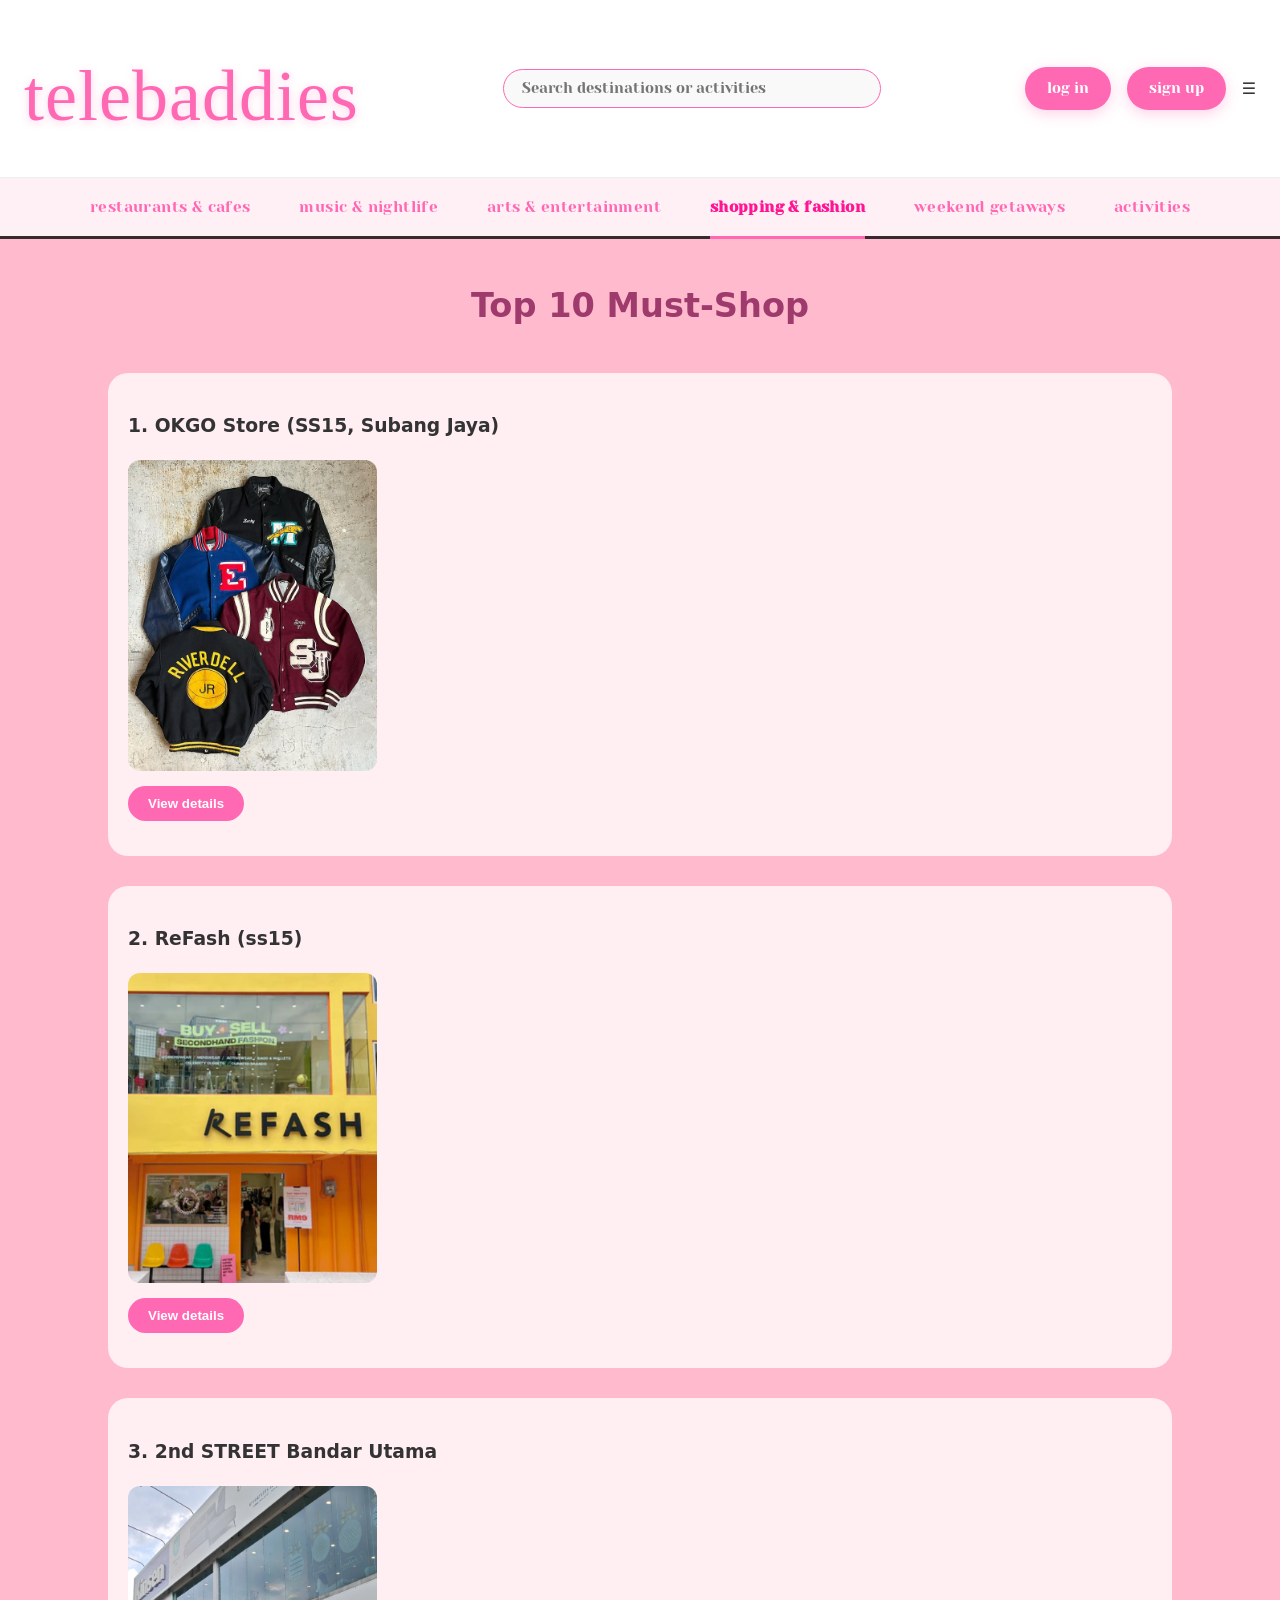
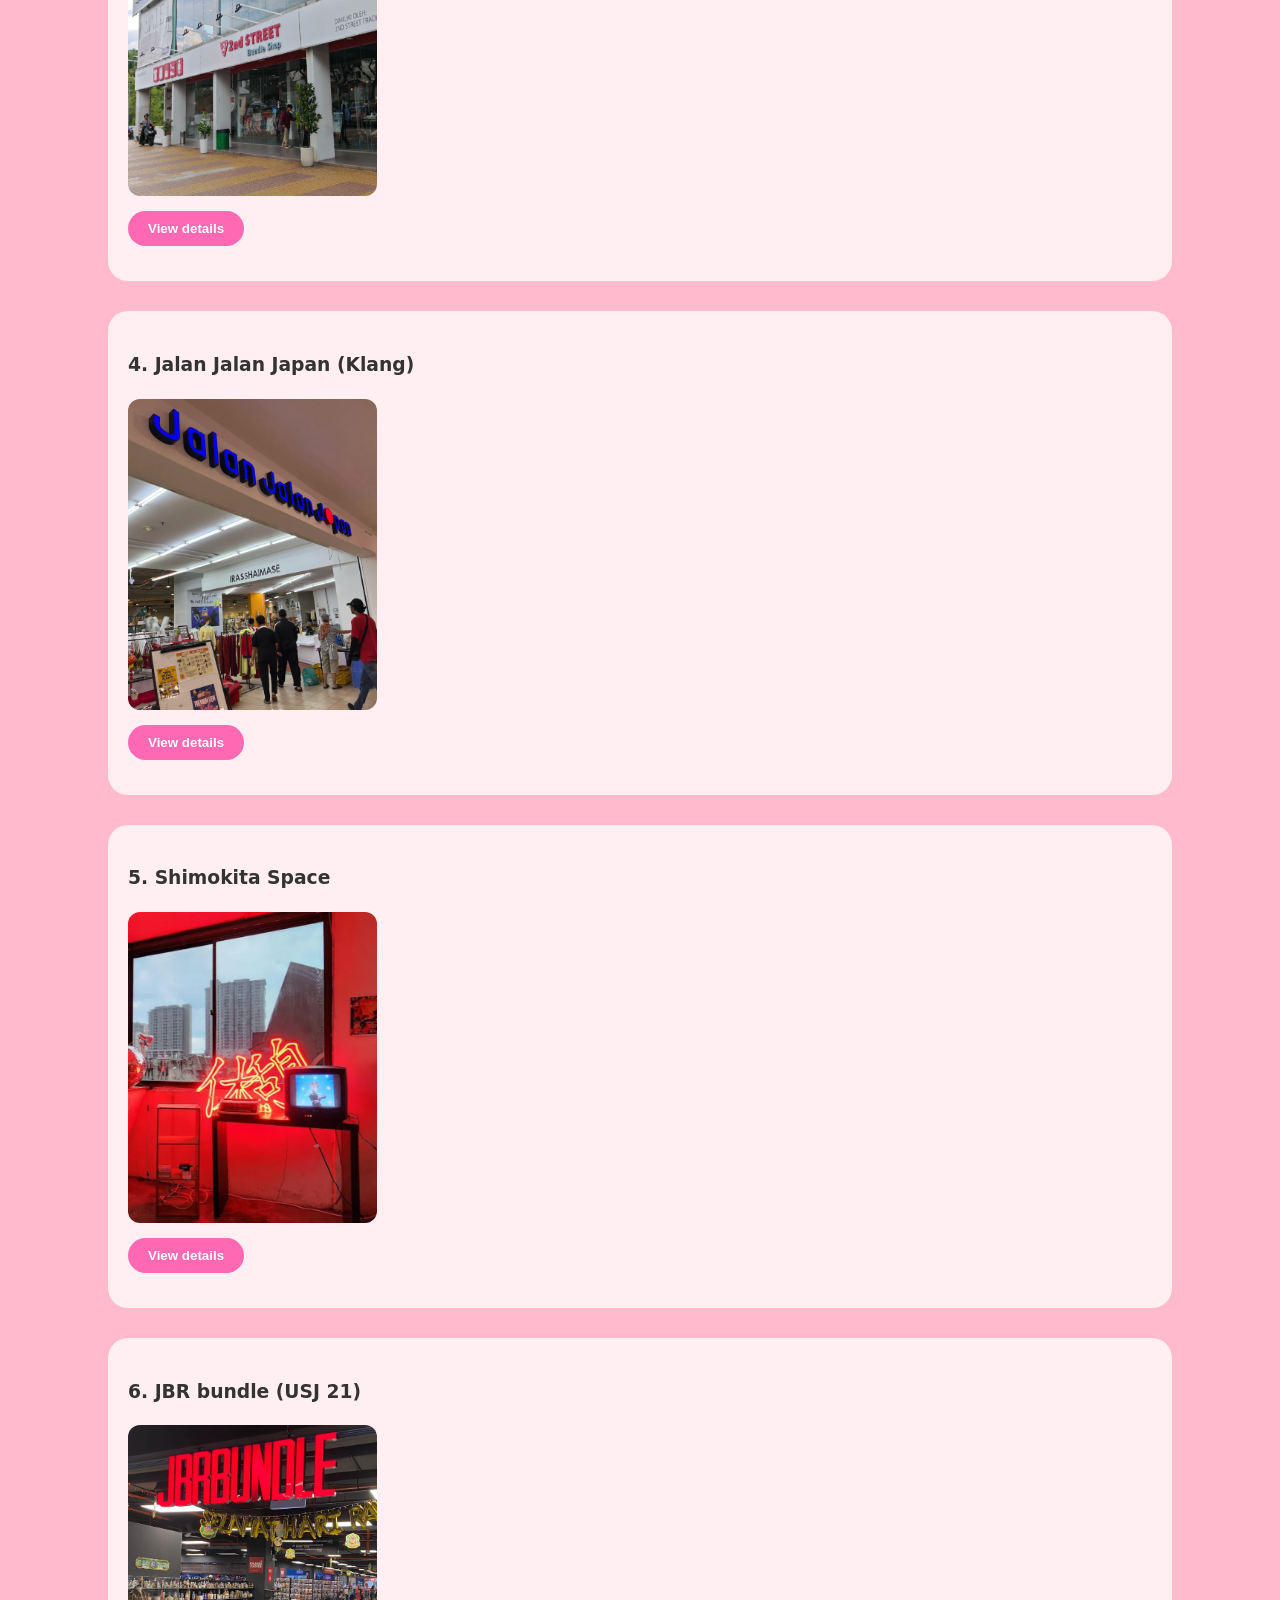
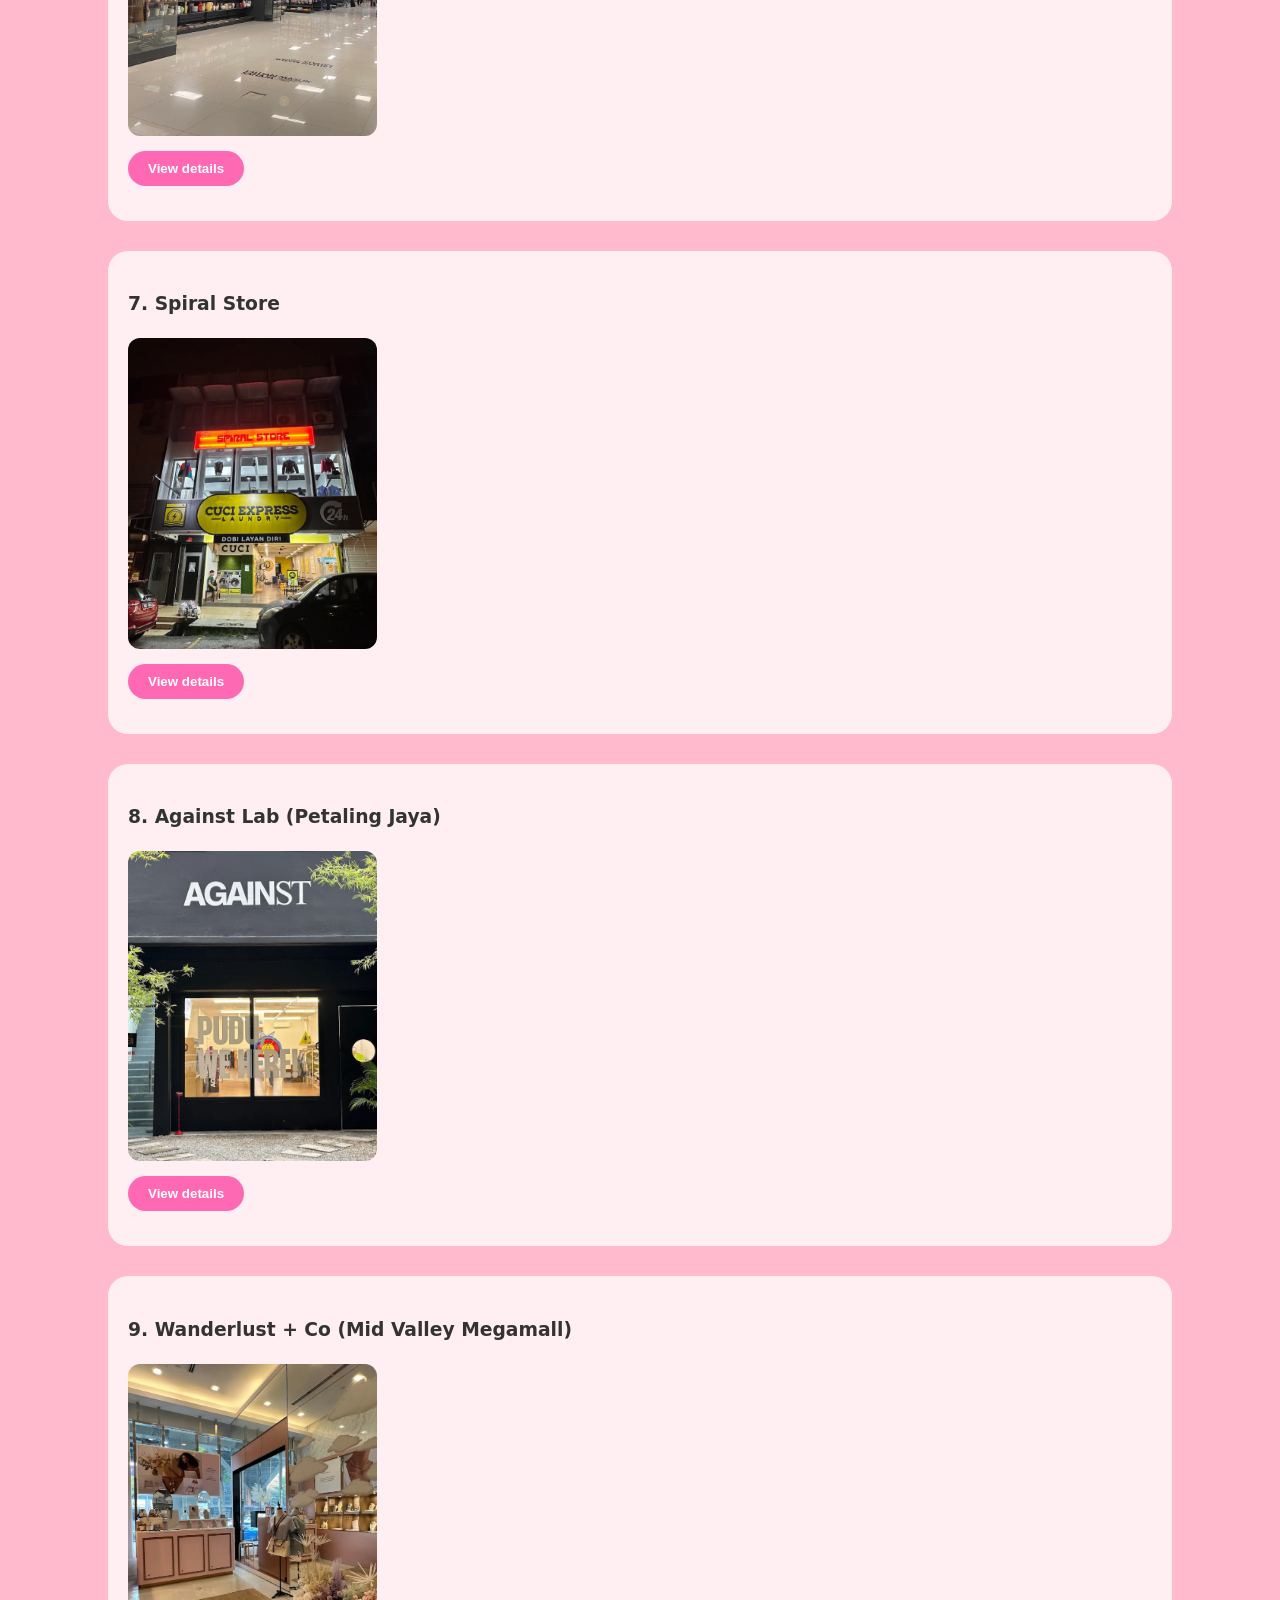
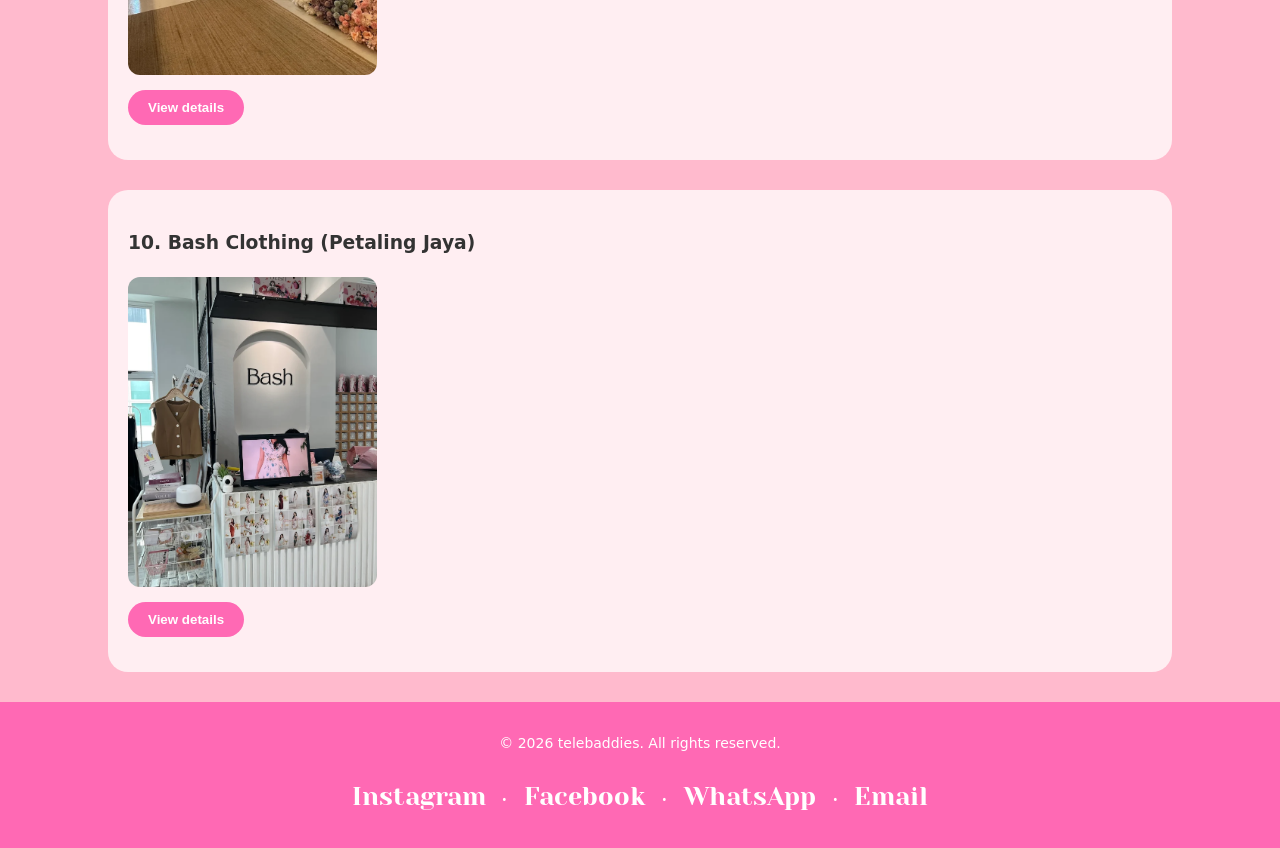
<file: shopping.html>
<!DOCTYPE html>
<html lang="en">
<head>

  <meta charset="UTF-8">
  <title>Top10 Must-Shop</title>

 <link href="https://fonts.googleapis.com/css2?family=Yeseva+One&display=swap" rel="stylesheet">
  <link href="https://fonts.cdnfonts.com/css/nickainley" rel="stylesheet">

  <link rel="stylesheet" href="css/style.css">
</head>
<body>


<header class="top-bar">
  <div class="container">
    <div style="display:flex; justify-content:space-between; align-items:center;">
     <a href="index.html" class="logo-title">telebaddies</a>
      <input type="text" placeholder="Search destinations or activities" class="search-bar">
      <div style="display:flex; gap:20px;">
        <div class="auth-buttons" style="display:flex; gap:16px; align-items:center;">
 <div class="auth-buttons" style="display:flex; gap:16px; align-items:center;">
    <a href="login.html"   class="pink-pill log-in-btn">log in</a>
    <a href="signup.html"  class="pink-pill sign-up-btn">sign up</a>
    <a href="profile.html" class="pink-pill profile-menu-trigger" style="display:none;">
        Profile ♡
    </a>
</div>
       <div class="hamburger" onclick="toggleMenu()">☰</div>
    </div>
  </div>
</header>

<div id="menu" class="menu">
  <a href="profile.html">Profile</a>
  <a href="aboutus.html">About Us</a>


    </div>
  </div>
</header>

  <link href="https://fonts.googleapis.com/css2?family=Yeseva+One&family=Atkinson+Hyperlegible&display=swap" rel="stylesheet">
  <link href="https://fonts.cdnfonts.com/css/nickainley" rel="stylesheet">

  <link rel="stylesheet" href="css/style.css">
</head>
<body>

 <nav class="category-nav">
    <div class="container">
      <a href="restaurants.html" class="nav-link">restaurants & cafes</a>
      <a href="music.html"         class="nav-link">music & nightlife</a>
      <a href="arts.html"          class="nav-link">arts & entertainment</a>
      <a href="shopping.html"      class="nav-link active">shopping & fashion</a>
      <a href="weekend.html"       class="nav-link">weekend getaways</a>
      <a href="activities.html"    class="nav-link">activities</a>
    </div>
  </nav>

<section class="top10">

<h2 class="section-title">Top 10 Must-Shop</h2>


<div class="item">
  <h3 class="item-title">1. OKGO Store (SS15, Subang Jaya)</h3>
  
  <div class="images">
    <img src="image4/Screenshot 2026-02-04 124506.png">

  </div>
  
 <button type="button" class="expand-btn" onclick="toggleItem(this)">View details</button>
  <div class="details">
    <p><strong>Short description:</strong> Curated streetwear and thrift fashion store featuring Y2K, vintage, and hype-inspired pieces. Clean racks, good curation, and trendy fits without feeling messy.</p>
    
    <p><strong>Why it's interesting:</strong> A favourite among students and streetwear fans. You’ll find unique tops, pants, and accessories that feel current but not overplayed.</p>
    
    <p><strong>Location:</strong> 
  SS15 Subang Jaya, 47500 Subang Jaya, Selangor, Malaysia
    </p>
    
    <p><strong>Socials:</strong> Instagram: @okgostore • Facebook: okgostore</p>
    
    <p><strong>Time:</strong> Daily: 1:00 PM – 9:00 PM</p>
    
    <p><strong>Price:</strong> RM25–120</p>
    
    <div class="reviews">★★★★</div>
  </div>
</div>

<div class="item">
  <h3 class="item-title">2. ReFash (ss15)</h3>
  
  <div class="images">
    <img src="image4/Screenshot 2026-02-04 125524.png">

  </div>
  
 <button type="button" class="expand-btn" onclick="toggleItem(this)">View details</button>
  <div class="details">
    <p><strong>Short description:</strong> Secondhand fashion chain focusing on modern, wearable pieces from casual to office wear. Clean, organised, and easy to browse.</p>
    
    <p><strong>Why it's interesting:</strong> Great for people who want thrifting without digging chaos. Ideal for everyday outfits and wardrobe basics.</p>
    
    <p><strong>Location:</strong> 
 15, Jalan SS 15/4, SS 15, 47500 Subang Jaya, Selangor.
    </p>
    
    <p><strong>Socials:</strong> Instagram: @refashmy • Facebook: refashmy • Website: <a href="https://refash.my/" target="_blank">Refash</a> </p>
    
    <p><strong>Time:</strong> Daily: 10:00 AM – 10:00 PM</p>
    
    <p><strong>Price:</strong>RM10–79 </p>
    
    <div class="reviews">★★★★</div>
  </div>
</div>

<div class="item">
  <h3 class="item-title">3. 2nd STREET Bandar Utama</h3>
  
  <div class="images">
    <img src="image4/Screenshot 2026-02-04 172712.png">

  </div>
  
 <button type="button" class="expand-btn" onclick="toggleItem(this)">View details</button>
  <div class="details">
    <p><strong>Short description:</strong> Japanese-style thrift store offering branded secondhand clothing, bags, and accessories in excellent condition.</p>
    
    <p><strong>Why it's interesting:</strong> Quality-controlled thrift shopping with brands like Uniqlo, Nike, Coach, and more — very different from typical bundle stores.</p>
    
    <p><strong>Location:</strong> 
 Unit G-1, Westpoint Home Gallery, Lebuh Bandar Utama, Bandar Utama, 47400 Petaling Jaya, Selangor
    </p>
    
    <p><strong>Socials:</strong> Instagram: @2ndstreetmalaysia • Facebook: 2ndstreetmalaysia • Website: <a href="https://www.2ndstreet.global/" target="_blank">2ndstreet</a> </p>
    
    <p><strong>Time:</strong> D10:00 AM - 10:00 PM</p>
    
    <p><strong>Price:</strong> RM30–300</p>
    
    <div class="reviews">★★★★★</div>
  </div>
</div>

<div class="item">
  <h3 class="item-title">4. Jalan Jalan Japan (Klang)</h3>
  
  <div class="images">
    <img src="image4/Screenshot 2026-02-04 173136.png">
 
  </div>
  
 <button type="button" class="expand-btn" onclick="toggleItem(this)">View details</button>
  <div class="details">
    <p><strong>Short description:</strong> Massive Japanese thrift warehouse selling clothing, shoes, bags, and random fashion finds imported directly from Japan.</p>
    
    <p><strong>Why it's interesting:</strong> Treasure-hunt vibes. You never know what you’ll find — from vintage denim to quirky Japanese fashion.</p>
    
    <p><strong>Location:</strong> 
 Klang Parade Area, 41050 Klang, Selangor, Malaysia 
    </p>
    
    <p><strong>Socials:</strong> Instagram: @jalanjalanjapan • Facebook: jalanjalanjapan • Website: <a href="https://www.jalanjalanjapan.com.my/" target="_blank">Jalanjalanjapan</a> </p>
    
    <p><strong>Time:</strong> Daily: 10:00 AM – 7:00 PM</p>
    
    <p><strong>Price:</strong> RM5–150</p>
    
    <div class="reviews">★★★★</div>
  </div>
</div>

<div class="item">
  <h3 class="item-title">5. Shimokita Space</h3>
  
  <div class="images">
    <img src="image4/Screenshot 2026-02-04 174051.png">
 
  </div>
  
 <button type="button" class="expand-btn" onclick="toggleItem(this)">View details</button>
  <div class="details">
    <p><strong>Short description:</strong> A minimalist creative space inspired by Tokyo’s Shimokitazawa, combining café vibes, curated fashion, lifestyle pop-ups, and community-driven events in a calm, aesthetic setting.</p>
    
    <p><strong>Why it's interesting:</strong> A hidden gem for creatives and slow-living lovers. Great for weekend chill sessions, browsing local brands, casual coffee meetups, or discovering pop-up markets and small exhibitions without the mall crowd.</p>
    
    <p><strong>Location:</strong> 
94, Jalan SS 15/4b, Ss 15, 47500 Subang Jaya, Selangor
    </p>
    
    <p><strong>Socials:</strong> Instagram: @shimokitaspace</p>
    
    <p><strong>Time:</strong> Daily 11:00 AM – 8:00 PM</p>
    
    <p><strong>Price:</strong> RM10–50 | Café items and pop-up pricing vary</p>
    
    <div class="reviews">★★★★</div>
  </div>
</div>

<div class="item">
  <h3 class="item-title">6. JBR bundle (USJ 21)</h3>
  
  <div class="images">
    <img src="image4/Screenshot 2026-02-04 174718.png">

  </div>
  
 <button type="button" class="expand-btn" onclick="toggleItem(this)">View details</button>
  <div class="details">
    <p><strong>Short description:</strong> Local-style bundle thrift shop with racks of oversized tees, jackets, denim, and sportswear.</p>
    
    <p><strong>Why it's interesting:</strong> A favourite among hardcore thrifters who enjoy digging for hidden gems. Known for frequent restocks and affordable prices, making it great for budget shoppers, resellers, or anyone experimenting with streetwear and vintage styles.</p>
    
    <p><strong>Location:</strong> 
   USJ 21, 47630 Subang Jaya, Selangor, Malaysia
    </p>
    
    <p><strong>Socials:</strong> Instagram: #JBRBundle</p>
    
    <p><strong>Time:</strong> Daily: 11:00 AM – 8:00 PM</p>
    
    <p><strong>Price:</strong> RM5–80 | Budget-friendly bundle pricing</p>
    
    <div class="reviews">★★★</div>
  </div>
</div>

<div class="item">
  <h3 class="item-title">7. Spiral Store</h3>
  
  <div class="images">
    <img src="image4/Screenshot 2026-02-04 175615.png">

  </div>
  
 <button type="button" class="expand-btn" onclick="toggleItem(this)">View details</button>
  <div class="details">
    <p><strong>Short description:</strong> Curated vintage clothing shop with a mix of streetwear, vintage, and standout fashion pieces displayed in an eclectic and creative space. Offers everything from everyday cool fits to bold statement items.</p>
    
    <p><strong>Why it's interesting:</strong> A hidden gem in Taman Paramount, Spiral Store blends vintage, Y2K, and modern street styles — perfect for fashionistas after unique finds. The vibe is artsy and immersive, making browsing fun.</p>
    
    <p><strong>Location:</strong> 
   3a, Jalan 20/14, Taman Paramount, 46300 Petaling Jaya, Selangor
    </p>
    
    <p><strong>Socials:</strong> Instagram: @spiralstore </p>
    
    <p><strong>Time:</strong> 7Thu–Sun: 2:00 PM – 9:00 PM (Closed Mon–Wed)</p>
    
    <p><strong>Price:</strong>RM25–150</p>
    
    <div class="reviews">★★★★★ </div>
  </div>
</div>

<div class="item">
  <h3 class="item-title">8. Against Lab (Petaling Jaya)</h3>
  
  <div class="images">
    <img src="image4/Screenshot 2026-02-04 180352.png">

  </div>
  
 <button type="button" class="expand-btn" onclick="toggleItem(this)">View details</button>
  <div class="details">
    <p><strong>Short description:</strong> Malaysian homegrown streetwear brand store known for bold graphics, oversized silhouettes, and contemporary urban fashion. Features statement tees, hoodies, caps, and seasonal drops in a clean, modern retail space.</p>
    
    <p><strong>Why it's interesting:</strong> A strong representation of local fashion culture with international streetwear energy. Popular among youth and creatives who want standout pieces that still feel wearable and expressive.</p>
    
    <p><strong>Location:</strong> 
    34, Lorong 1/77A, Changkat Thambi Dollah, Off, Jln Pudu, Kg. Dollah, 55100 Kuala Lumpur, Wilayah Persekutuan Kuala Lumpur
    </p>
    
    <p><strong>Socials:</strong> Instagram: @againstlab • Facebook: againstlab</p>
    
    <p><strong>Time:</strong> Daily 11:00 AM – 9:00 PM</p>
    
    <p><strong>Price:</strong> RM89–299 | Mid-range streetwear pricing</p>
    
    <div class="reviews">★★★★</div>
  </div>
</div>

<div class="item">
  <h3 class="item-title">9. Wanderlust + Co (Mid Valley Megamall)  </h3>
  
  <div class="images">
    <img src="image4/Screenshot 2026-02-04 181256.png">

  </div>
  
 <button type="button" class="expand-btn" onclick="toggleItem(this)">View details</button>
  <div class="details">
    <p><strong>Short description:</strong> Contemporary jewellery boutique offering minimalist, elegant designs made with gold vermeil, sterling silver, and semi-precious stones. Known for delicate layering pieces, everyday wear jewellery, and gift-ready collections.</p>
    
    <p><strong>Why it's interesting:</strong> A fashionable jewellery brand that blends modern femininity with timeless design. Perfect for daily wear, gifting, or stacking pieces that elevate simple outfits without being over-the-top.</p>
    
    <p><strong>Location:</strong> 
 Mid Valley Megamall, Lingkaran Syed Putra, 59200 Kuala Lumpur, Malaysia
    </p>
    
    <p><strong>Socials:</strong> Instagram: @wanderlustandco • Facebook: wanderlustandco</p>
    
    <p><strong>Time:</strong> Daily 10:00 AM – 10:00 PM</p>
    
    <p><strong>Price:</strong> RM129–699 | Premium everyday jewellery pricing</p>
    
    <div class="reviews">★★★★</div>
  </div>
</div>

<div class="item">
  <h3 class="item-title">10. Bash Clothing (Petaling Jaya)</h3>
  
  <div class="images">
    <img src="image4/Screenshot 2026-02-04 182354.png">

  </div>
  
 <button type="button" class="expand-btn" onclick="toggleItem(this)">View details</button>
  <div class="details">
    <p><strong>Short description:</strong> Contemporary fashion store offering stylish everyday wear for men and women — from basics to trendy casual pieces. Known for comfortable fabrics, clean cuts, and easy‑to‑style outfits suitable for both workday and weekend looks.</p>
    
    <p><strong>Why it's interesting:</strong> A go‑to stop for shoppers who want quality basics and modern casual fashion without paying premium brand prices. Great for building a versatile wardrobe with pieces that mix and match easily.</p>
    
    <p><strong>Location:</strong> 
   D‑1‑46, 1st Floor, Block Dahlia, 10 Boulevard, Lebuhraya SPRINT, PJU 6A, 47400 Petaling Jaya, Selangor, Malaysia
    </p>
    
    <p><strong>Socials:</strong> Instagram: @bashclothing.co • Facebook: bashclothing </p>
    
    <p><strong>Time:</strong> Mon–Sun: 11:30 AM – 6:30 PM</p>
    
    <p><strong>Price:</strong> RM59–299 | Everyday fashion pricing</p>
    
    <div class="reviews">★★★★★</div>
  </div>
</div>




<footer>
  © 2026 telebaddies. All rights reserved.<br><br>
  <div class="social-links">
    <a href="#">Instagram</a> • <a href="#">Facebook</a> • <a href="#">WhatsApp</a> • <a href="#">Email</a>
  </div>
</footer>

<script src="js/main.js"></script>
</body>
</html>
</file>
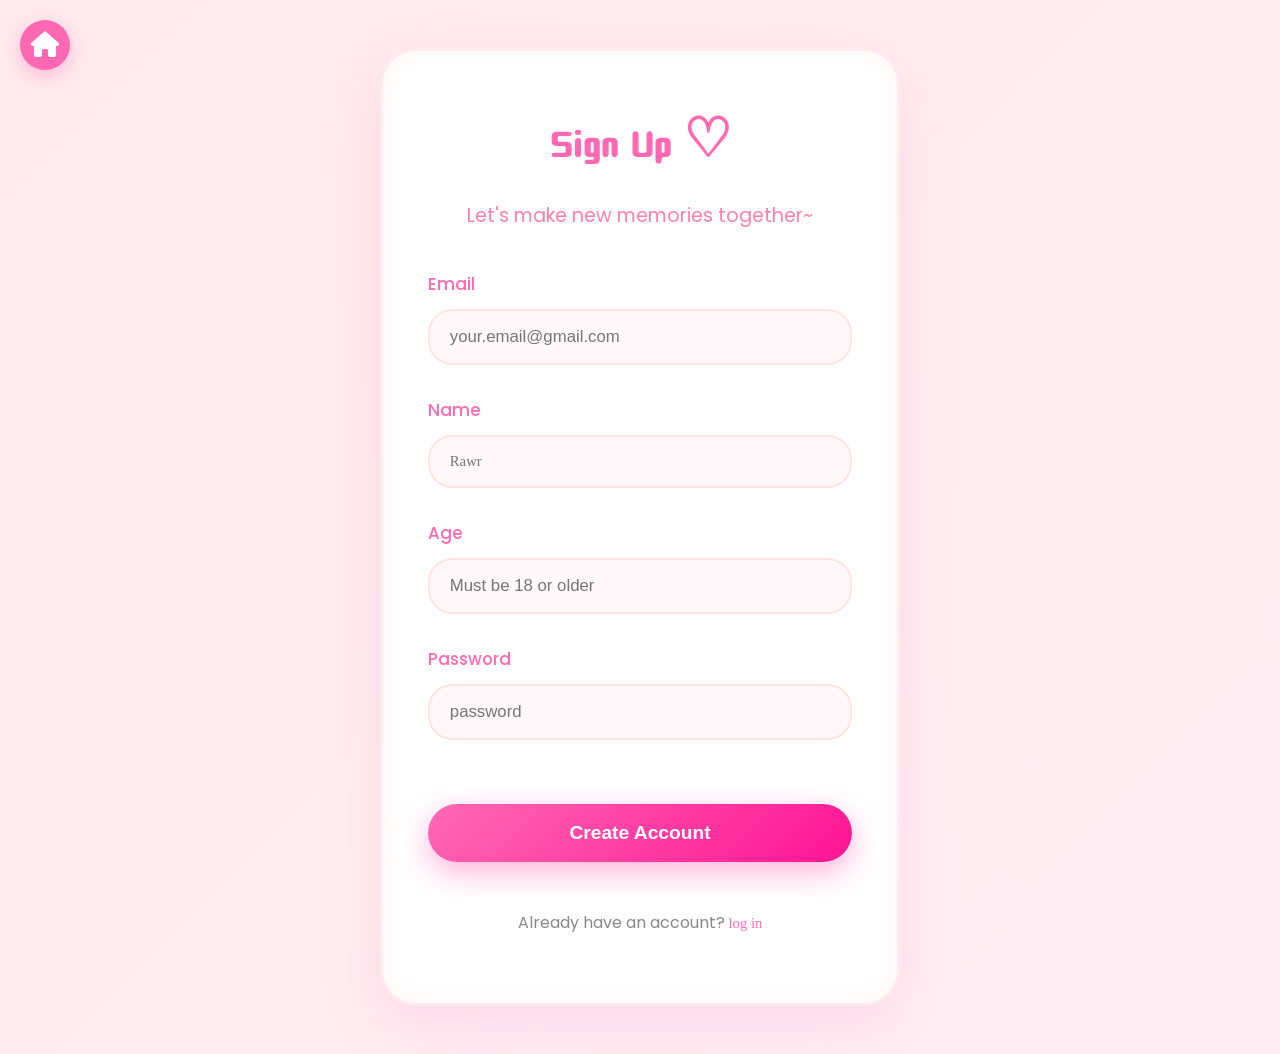
<file: signup.html>
<!DOCTYPE html>
<html lang="en">
<head>
  <meta charset="UTF-8" />
  <meta name="viewport" content="width=device-width, initial-scale=1.0"/>
  <title>Sign up ♡</title>
  <link rel="stylesheet" href="css/style.css" /> 
  <link href="https://fonts.googleapis.com/css2?family=Poppins:wght@400;500;600&family=Cute+Font&display=swap" rel="stylesheet">
 <link rel="stylesheet" href="https://cdnjs.cloudflare.com/ajax/libs/font-awesome/6.5.0/css/all.min.css" />
 </head>
 <body class="auth-page">

  
  <a href="index.html" class="home-btn" title="Back to Home">
    <i class="fas fa-home"></i>
  </a>

  <div class="auth-container">
    <div class="auth-card">
      
<h1>Sign Up ♡</h1>
<p class="subtitle">Let's make new memories together~</p>

 <form id="Signup Form">
 
  <div class="input-group">
    <label for="email">Email</label>
    <input type="email" id="email" placeholder="your.email@gmail.com" required />
  </div>

  <div class="input-group">
    <label for="name">Name</label>
    <input type="text" id="name" placeholder="Rawr" required />
  </div>

  <div class="input-group">
    <label for="age">Age</label>
    <input type="number" id="age" placeholder="Must be 18 or older" min="18" required />
  </div>

  <div class="input-group">
    <label for="password">Password</label>
    <input type="password" id="password" placeholder="password" required />
  </div>

  <button type="submit" class="btn primary">Create Account</button>
  <script>document.getElementById('signupForm').addEventListener('submit', function(e) {
    e.preventDefault();

    const email    = document.getElementById('email').value.trim();
    const name     = document.getElementById('name').value.trim();
    const age      = document.getElementById('age').value.trim();
    const password = document.getElementById('password').value.trim();

    if (!email || !name || !age || !password) {
        alert("Please fill everything out~ ♡");
        return;
    }

    if (localStorage.getItem('userEmail') === email) {
        alert("This email is already taken cutie! Try logging in instead~");
        return;
    }

    
    loginUser(email, name, age);

    alert("Yay! Account created~ You're now logged in ♡");
    window.location.href = 'profile.html';
});
</script>

</form>

<p class="switch">Already have an account? <a href="login.html">Log In</a></p>


<script src="js/auth.js"></script>
<script src="js/main.js"></script>
</body>
</html>
</file>
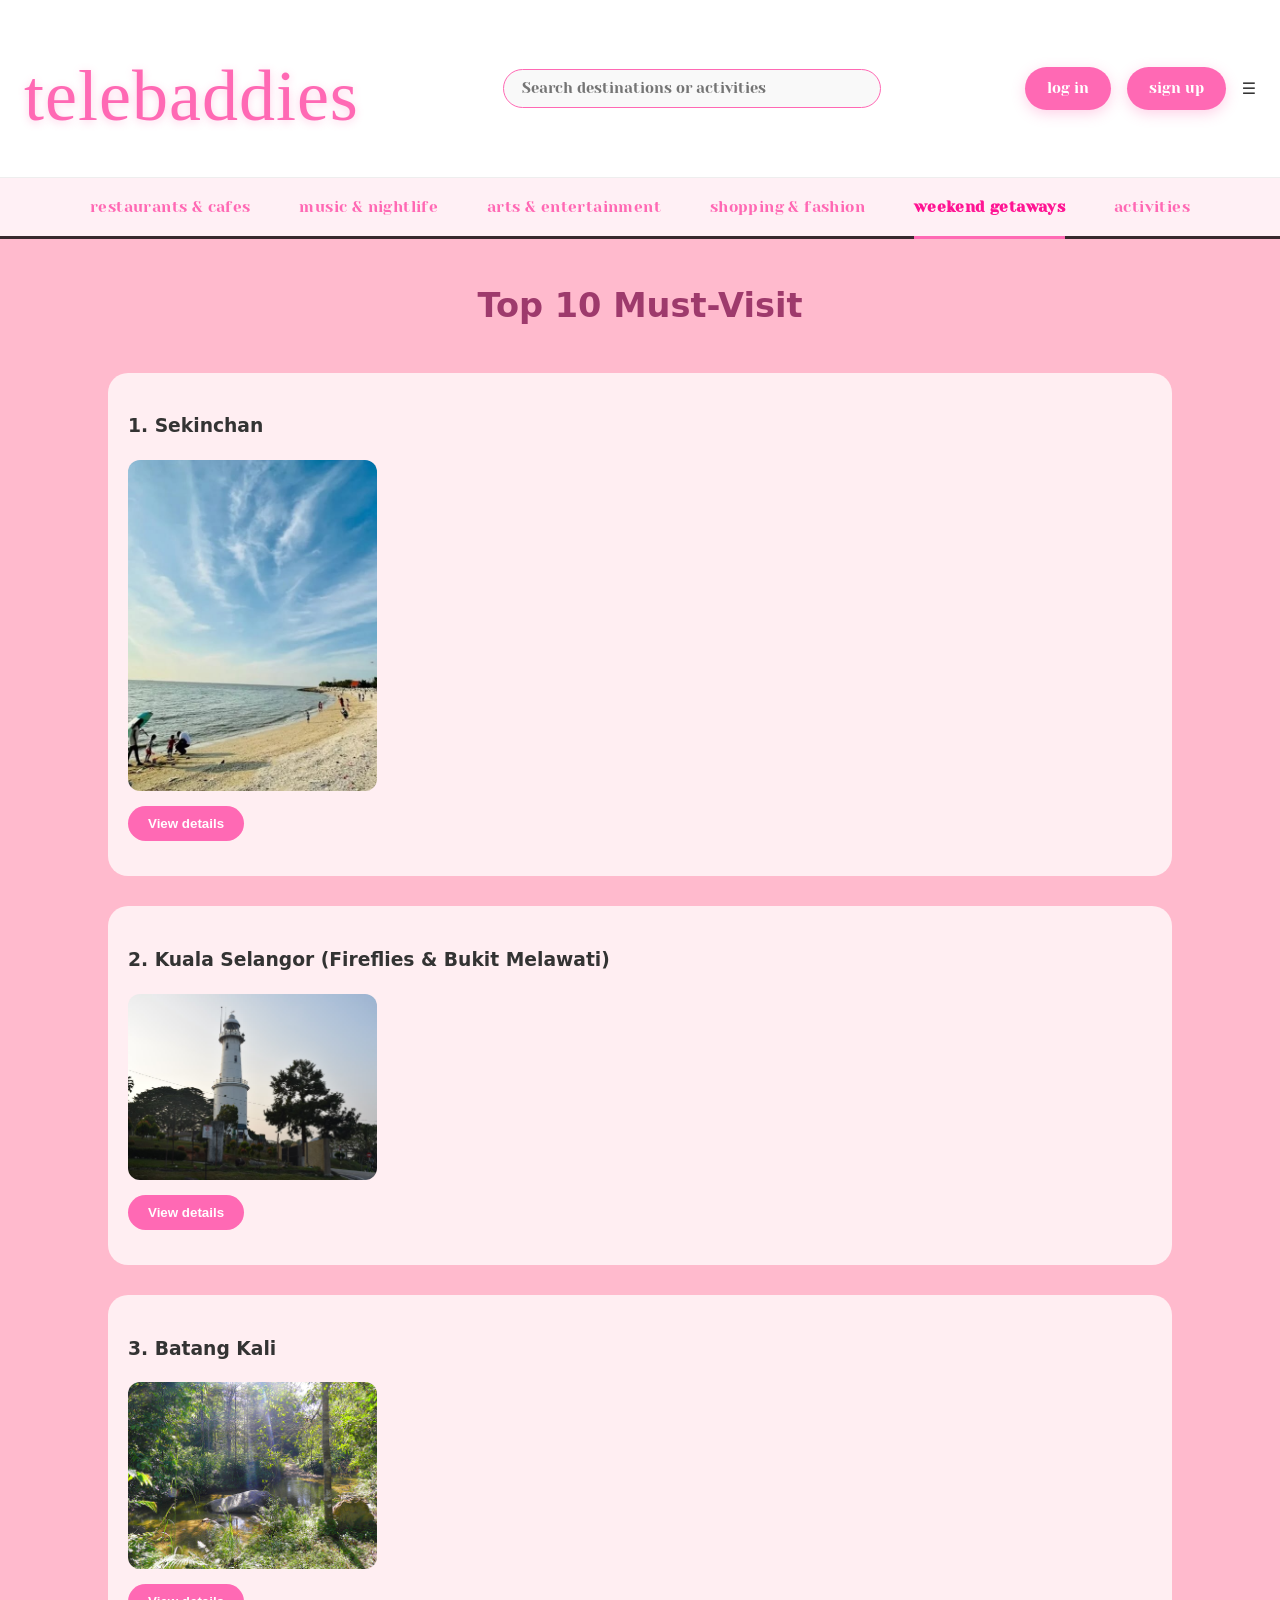
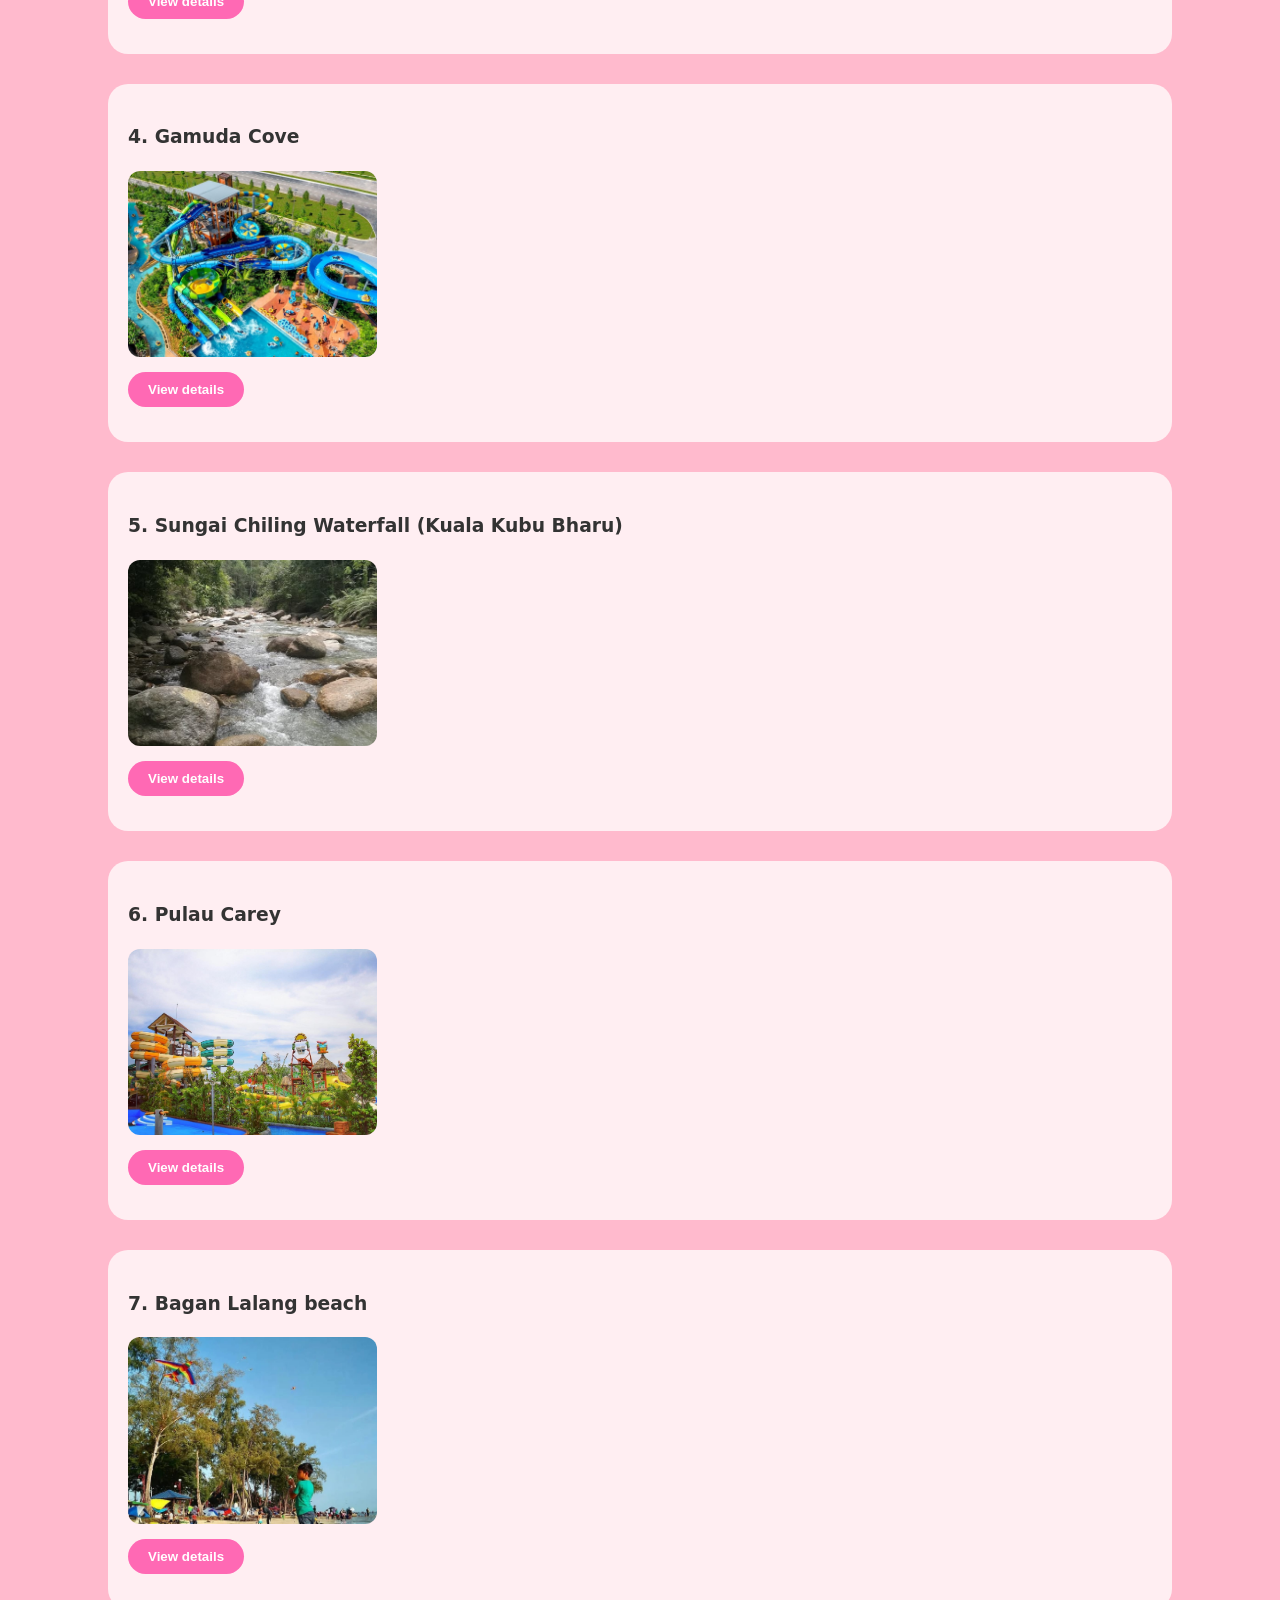
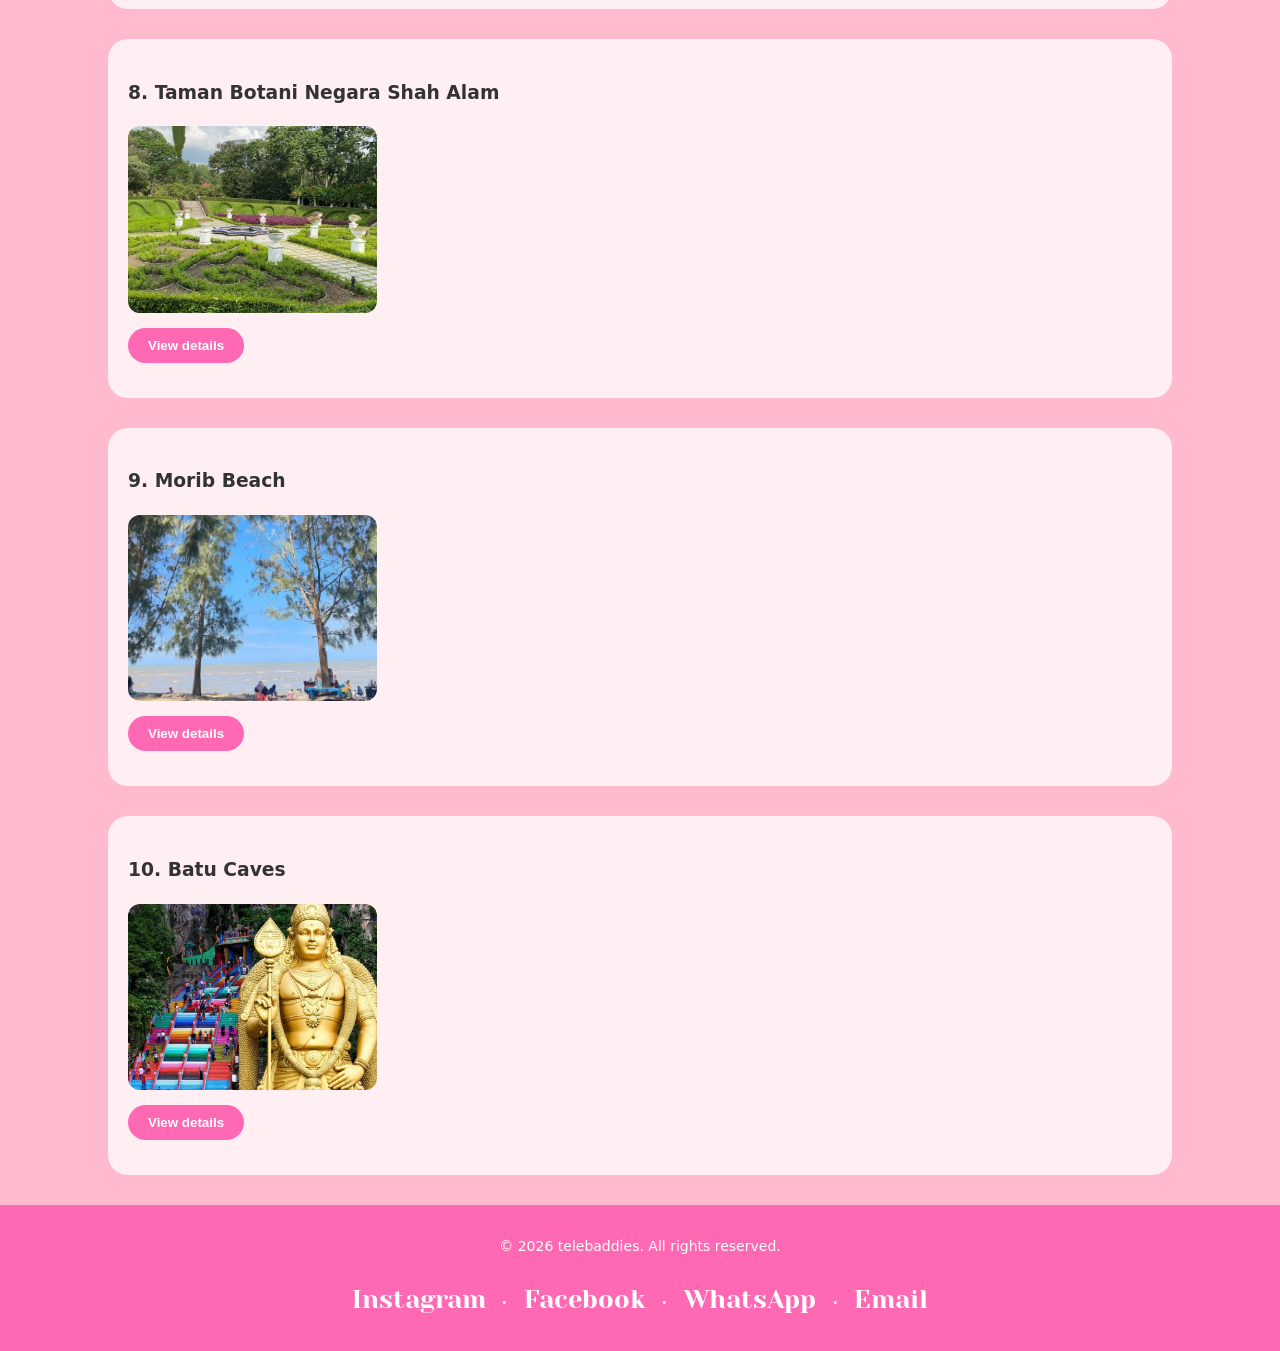
<file: weekend.html>
<!DOCTYPE html>
<html lang="en">
<head>

  <meta charset="UTF-8">
  <title>Top10 Must-Visit</title>

   
 <link href="https://fonts.googleapis.com/css2?family=Yeseva+One&display=swap" rel="stylesheet">
  <link href="https://fonts.cdnfonts.com/css/nickainley" rel="stylesheet">

  <link rel="stylesheet" href="css/style.css">
</head>
<body>


<header class="top-bar">
  <div class="container">
    <div style="display:flex; justify-content:space-between; align-items:center;">
     <a href="index.html" class="logo-title">telebaddies</a>
       <input type="text" placeholder="Search destinations or activities" class="search-bar">
      <div style="display:flex; gap:20px;">
        <div class="auth-buttons" style="display:flex; gap:16px; align-items:center;">
 <div class="auth-buttons" style="display:flex; gap:16px; align-items:center;">
    <a href="login.html"   class="pink-pill log-in-btn">log in</a>
    <a href="signup.html"  class="pink-pill sign-up-btn">sign up</a>
    <a href="profile.html" class="pink-pill profile-menu-trigger" style="display:none;">
        Profile ♡
    </a>
</div>
       <div class="hamburger" onclick="toggleMenu()">☰</div>
    </div>
  </div>
</header>

<div id="menu" class="menu">
  <a href="profile.html">Profile</a>
  <a href="aboutus.html">About Us</a>


    </div>
  </div>
</header>

  <link href="https://fonts.googleapis.com/css2?family=Yeseva+One&family=Atkinson+Hyperlegible&display=swap" rel="stylesheet">
  <link href="https://fonts.cdnfonts.com/css/nickainley" rel="stylesheet">

  <link rel="stylesheet" href="css/style.css">
</head>
<body>

 <nav class="category-nav">
    <div class="container">
      <a href="restaurants.html" class="nav-link">restaurants & cafes</a>
      <a href="music.html"         class="nav-link">music & nightlife</a>
      <a href="arts.html"          class="nav-link">arts & entertainment</a>
      <a href="shopping.html"      class="nav-link">shopping & fashion</a>
      <a href="weekend.html"       class="nav-link active">weekend getaways</a>
      <a href="activities.html"    class="nav-link">activities</a>
    </div>
  </nav>

<section class="top10">

<h2 class="section-title">Top 10 Must-Visit</h2>


<div class="item">
  <h3 class="item-title">1. Sekinchan</h3>
  
  <div class="images">
    <img src="image5/WhatsApp Image 2026-02-04 at 17.17.08.jpeg">

  </div>
  
 <button type="button" class="expand-btn" onclick="toggleItem(this)">View details</button>
  <div class="details">
    <p><strong>Short description:</strong> A scenic coastal rice-farming and fishing village in Sabak Bernam, Selangor, known for vast paddy fields and fresh seafood. Famous for golden-green paddy landscapes best March-May/Sept-Nov.</p>
    
    <p><strong>Why it's interesting:</strong> Offers peaceful countryside escapes with Instagrammable paddy views, cheap fresh seafood feasts, and simple rural charm perfect for day trips from KL to unwind, snap photos, or enjoy authentic Malaysian village life away from the city. </p>
    
    <p><strong>Location:</strong> 
   Sekinchan, Sabak Bernam, Selangor, Malaysia 
    </p>
    
    <p><strong>Socials:</strong> - </p>
    
    <p><strong>Time:</strong> daytime, during sunset </p>
    
    <p><strong>Price:</strong> free </p>
    
    <div class="reviews">★★★★</div>
  </div>
</div>

<div class="item">
  <h3 class="item-title">2. Kuala Selangor (Fireflies & Bukit Melawati)</h3>
  
  <div class="images">
    <img src="image5/WhatsApp Image 2026-02-04 at 21.52.40 (1).jpeg">

  </div>
  
 <button type="button" class="expand-btn" onclick="toggleItem(this)">View details</button>
  <div class="details">
    <p><strong>Short description:</strong> FNature-rich coastal town featuring Bukit Melawati hill with monkeys and panoramic views, plus the famous Kampung Kuantan Firefly Park with river boat tours showcasing one of the world’s largest firefly colonies. </p>
    
    <p><strong>Why it's interesting:</strong> Perfect blend of wildlife, culture, and romance. Ideal for family trips, eco-tourism lovers, and couples looking for a peaceful yet unique weekend escape near KL. </p>
    
    <p><strong>Location:</strong> 
  Kuala Selangor, Selangor, Malaysia (about 1 hour from KL)
    </p>
    
    <p><strong>Socials:</strong> - </p>
    
    <p><strong>Time:</strong> best times to go Daily 9:00 AM – 10:00 PM</p>
    
    <p><strong>Price:</strong> RM20–50 | Firefly boat tours</p>
    
    <div class="reviews">★★★★</div>
  </div>
</div>

<div class="item">
  <h3 class="item-title">3. Batang Kali</h3>
  
  <div class="images">
    <img src="image5/WhatsApp Image 2026-02-04 at 23.06.07 (1).jpeg">

  </div>
  
 <button type="button" class="expand-btn" onclick="toggleItem(this)">View details</button>
  <div class="details">
    <p><strong>Short description:</strong> A cool, hilly retreat in Hulu Selangor, known for hot springs, waterfalls, and outdoor vibes.
Natural hot springs, Ulu Yam waterfalls, orchid farms, hiking trails, and local eateries in a refreshing setting.</p>
    
    <p><strong>Why it's interesting:</strong> Relaxing soaks, nature hikes, and fresh air great for unwinding or family picnics.</p>
    
    <p><strong>Location:</strong> 
Batang Kali, Hulu Selangor, Malaysia (about 1 hour from KL).a
    </p>
    
    <p><strong>Socials:</strong> - </p>
    
    <p><strong>Time:</strong> Open daily from 9AM - 10PM</p>
    
    <p><strong>Price:</strong> RM 3 - 60 affordable activities</p>
    
    <div class="reviews">★★★★</div>
  </div>
</div>

<div class="item">
  <h3 class="item-title">4. Gamuda Cove </h3>
  
  <div class="images">
    <img src="image5/WhatsApp Image 2026-02-04 at 23.08.41.jpeg">

  </div>
  
 <button type="button" class="expand-btn" onclick="toggleItem(this)">View details</button>
  <div class="details">
    <p><strong>Short description:</strong> A modern eco-resort and adventure hub in southern Selangor, blending nature with fun attractions.SplashMania waterpark, Paya Indah Discovery Wetlands, adventure parks, cycling trails, and eco-activities in a green township.</p>
    
    <p><strong>Why it's interesting:</strong> Thrills like slides/kayaking plus wildlife spotting—perfect for family fun or nature getaways.</p>
    
    <p><strong>Location:</strong> 
  Gamuda Cove, Kuala Langat, Selangor, Malaysia (about 45 mins from KL).
    </p>
    
    <p><strong>Socials:</strong> - </p>
    
    <p><strong>Time:</strong> - </p>
    
    <p><strong>Price:</strong> RM 35 - 50 prices vary between activities</p>
    
    <div class="reviews">★★★★</div>
  </div>
</div>

<div class="item">
  <h3 class="item-title">5. Sungai Chiling Waterfall (Kuala Kubu Bharu)</h3>
  
  <div class="images">
    <img src="image5/WhatsApp Image 2026-02-04 at 22.13.15.jpeg">

  </div>
  
 <button type="button" class="expand-btn" onclick="toggleItem(this)">View details</button>
  <div class="details">
    <p><strong>Short description:</strong> A pristine forest river and waterfall area featuring a majestic three-tier waterfall, fish sanctuary, and short jungle hike with river crossings.</p>
    
    <p><strong>Why it's interesting:</strong> Refreshing natural pools and adventure-style hiking make it a favourite for nature lovers and day-trip explorers.</p>
    
    <p><strong>Location:</strong> 
  Near Kuala Kubu Bharu, Selangor, Malaysia
    </p>
    
    <p><strong>Socials:</strong> Instagram: #SungaiChiling</p>
    
    <p><strong>Time:</strong> Daily 8:00 AM – 4:00 PM</p>
    
    <p><strong>Price:</strong> RM5–10 | Entry permit</p>
    
    <div class="reviews">★★★★</div>
  </div>
</div>

<div class="item">
  <h3 class="item-title">6. Pulau Carey</h3>
  
  <div class="images">
    <img src="image5/WhatsApp Image 2026-02-04 at 22.34.39.jpeg">

  </div>
  
 <button type="button" class="expand-btn" onclick="toggleItem(this)">View details</button>
  <div class="details">
    <p><strong>Short description:</strong> A small island in Selangor known for Mah Meri Orang Asli culture, mangrove environments, golf resort, and water park attractions.</p>
    
    <p><strong>Why it's interesting:</strong> Unique cultural immersion combined with eco-adventures and resort-style relaxation near Kuala Lumpur.</p>
    
    <p><strong>Location:</strong> 
  Pulau Carey, Kuala Langat, Selangor, Malaysia
    </p>
    
    <p><strong>Socials:</strong> Instagram: #PulauCarey</p>
    
    <p><strong>Time:</strong> Daily 9:00 AM – 6:00 PM</p>
    
    <p><strong>Price:</strong> RM20–150 | Depends on activity or resort</p>
    
    <div class="reviews">★★★★</div>
  </div>
</div>

<div class="item">
  <h3 class="item-title">7. Bagan Lalang beach </h3>
  
  <div class="images">
    <img src="image5/WhatsApp Image 2026-02-04 at 23.16.08 (1).jpeg">

  </div>
  
 <button type="button" class="expand-btn" onclick="toggleItem(this)">View details</button>
  <div class="details">
    <p><strong>Short description:</strong> A scenic coastal beach area in Sepang, Selangor, known for golden sands and seaside relaxation.</p>
    
    <p><strong>Why it's interesting:</strong> Clean sands for swimming/sunsets, family-friendly vibes, and fresh seafood—great for easy beach days close to KL.</p>
    
    <p><strong>Location:</strong> 
Bagan Lalang, Sepang, Selangor, Malaysia (about 1 hour from KL)
    </p>
    
    <p><strong>Socials:</strong> - </p>
    
    <p><strong>Time:</strong> Beaches open 24 hours</p>
    
    <p><strong>Price:</strong> RM10–200 | Varies by activity</p>
    
    <div class="reviews">★★★★</div>
  </div>
</div>

<div class="item">
  <h3 class="item-title">8. Taman Botani Negara Shah Alam</h3>
  
  <div class="images">
    <img src="image5/WhatsApp Image 2026-02-04 at 23.48.01 (1).jpeg">

  </div>
  
 <button type="button" class="expand-btn" onclick="toggleItem(this)">View details</button>
  <div class="details">
    <p><strong>Short description:</strong> A large botanical park featuring forest trails, lakes, gardens, cycling paths, and picnic spots within a protected green reserve.</p>
    
    <p><strong>Why it's interesting:</strong> Perfect for nature lovers who want a peaceful escape without leaving the city. Ideal for jogging, cycling, picnics, and light hiking in a well-maintained environment.</p>
    
    <p><strong>Location:</strong> 
  Shah Alam, Selangor, Malaysia
    </p>
    
    <p><strong>Socials:</strong> Instagram: #TamanBotaniNegara</p>
    
    <p><strong>Time:</strong> Daily 7:00 AM – 6:00 PM</p>
    
    <p><strong>Price:</strong> RM3–5 | Entry fee</p>
    
    <div class="reviews">★★★★</div>
  </div>
</div>

<div class="item">
  <h3 class="item-title">9. Morib Beach</h3>
  
  <div class="images">
    <img src="image5//WhatsApp Image 2026-02-04 at 23.24.34.jpeg">

  </div>
  
 <button type="button" class="expand-btn" onclick="toggleItem(this)">View details</button>
  <div class="details">
    <p><strong>Short description:</strong> A laid-back coastal beach known for calm shores, kite flying, picnics, and nearby historical landmarks like Jugra Hill.</p>
    
    <p><strong>Why it's interesting:</strong> Relaxed beach vibes without crowds, ideal for quiet seaside afternoons close to KL.</p>
    
    <p><strong>Location:</strong> 
    Morib, Banting, Selangor, Malaysia
    </p>
    
    <p><strong>Socials:</strong> Instagram: #MoribBeach</p>
    
    <p><strong>Time:</strong> Daily 6:00 AM – 7:00 PM</p>
    
    <p><strong>Price:</strong> RM0 | Free entry</p>
    
    <div class="reviews">★★★★</div>
  </div>
</div>

<div class="item">
  <h3 class="item-title">10. Batu Caves</h3>
  
  <div class="images">
    <img src="image5/WhatsApp Image 2026-02-04 at 23.28.04.jpeg">

  </div>
  
 <button type="button" class="expand-btn" onclick="toggleItem(this)">View details</button>
  <div class="details">
    <p><strong>Short description:</strong> Iconic limestone cave complex and Hindu temple site featuring 272 colourful steps, cave shrines, and the giant Lord Murugan statue.</p>
    
    <p><strong>Why it's interesting:</strong> Combines spiritual significance, impressive architecture, and iconic photo spots — a must-visit cultural landmark.</p>
    
    <p><strong>Location:</strong> 
    Batu Caves, Gombak, Selangor, Malaysia
    </p>
    
    <p><strong>Socials:</strong> Instagram: #BatuCaves </p>
    
    <p><strong>Time:</strong> Daily 6:00 AM – 9:00 PM</p>
    
    <p><strong>Price:</strong> RM0 | Free entry</p>
    
    <div class="reviews">★★★★</div>
  </div>
</div>



<!-- Footer -->
<footer>
  © 2026 telebaddies. All rights reserved.<br><br>
  <div class="social-links">
    <a href="#">Instagram</a> • <a href="#">Facebook</a> • <a href="#">WhatsApp</a> • <a href="#">Email</a>
  </div>
</footer>

<script src="js/main.js"></script>
</body>
</html>
</file>
<file: css/style.css>
/* Light theme base */
body {
    background-color: #fffaf5;      /* soft pink-beige like the target */
    color: #333333;
    font-family: system-ui, -apple-system, BlinkMacSystemFont, 'Segoe UI', Roboto, sans-serif;
    margin: 0;
    padding: 0;
    line-height: 1.6;
}

/* Container for content */
.container {
    max-width: 1100px;
    margin: 0 auto;
    padding: 0 20px;
}

/* Header / top bar - make it light and thin */
header.top-bar {
    background: white;
    border-bottom: 1px solid #eee;
    padding: 15px 0;
    box-shadow: 0 2px 6px rgba(0,0,0,0.05);
}

.logo {
    color: #ff69b4;                 /* hot pink for logo */
    font-size: 2.2rem;
    font-weight: bold;
    text-transform: lowercase;
}

/* Search bar */
.search-bar {
    padding: 10px 18px;
    border: 1px solid #ff69b4;
    border-radius: 30px;
    width: 340px;
    background: #f9f9f9;
}

/* Main nav links (things to do, restaurants etc.) */
nav a {
    margin: 0 16px;
    color: #272125;
    text-decoration: none;
    font-weight: 500;
    text-transform: lowercase;
}

nav a.active,
nav a:hover {
    color: #ff69b4;
    border-bottom: 3px solid #ff69b4;
    padding-bottom: 20px;
}


.cards-grid {
    display: grid;
    grid-template-columns: repeat(auto-fit, minmax(300px, 1fr));
    gap: 30px;
}

.card {
    background: white;
    border-radius: 12px;
    overflow: hidden;
    box-shadow: 0 4px 14px rgba(0,0,0,0.08);
}

.card img {
    width: 100%;
    height: 200px;
    object-fit: cover;
}

.card .category {
    color: rgb(255, 105, 180);
    font-weight: bold;
    text-transform: lowercase;
    padding: 16px 20px 0;
}

.card h3 {
    margin: 8px 20px 20px;
    font-size: 1.4rem;
}

/* Footer */
footer {
    background: #ff69b4;
    color: white;
    text-align: center;
    padding: 30px 0;
    font-size: 14px;
}

.social-links a {
    color: white;
    margin: 0 12px;
    text-decoration: none;
}


body {
  background: #ffbacd;
}

.section-title {
  font-size: 32px;
  margin: 40px;
}

.item {
  background: #ffeef2;
  margin: 30px auto;
  padding: 20px;
  width: 80%;
  border-radius: 20px;
}

.images {
  display: grid;
  grid-template-columns: repeat(4, 1fr);
  gap: 10px;
}

.images img {
  width: 100%;          /* makes each image fill its grid cell fully */
  height: auto;         /* keeps aspect ratio - very important! */
  border-radius: 12px;  /* rounded corners */
  object-fit: cover;    /* optional: crops nicely if images have different ratios */
}

.expand-btn {
  background: #ff7aa2;
  border: none;
  padding: 10px 20px;
  border-radius: 20px;
  color: white;
  cursor: pointer;
}

.details {
  margin-top: 15px;
}

.profile {
  width: 400px;
  margin: 100px auto;
  background: #ffeef2;
  padding: 30px;
  border-radius: 20px;
}

.menu {
    position: absolute;
    top: 70px;                    /* adjust if needed */
    right: 20px;
    background: #ffeef2;
    padding: 20px 16px;
    border-radius: 16px;
    box-shadow: 0 10px 30px rgba(255, 105, 180, 0.25);
    display: none;
    min-width: 180px;
    z-index: 100;
}

.menu.show {
    display: block;
}

.menu a {
    display: block;
    margin: 8px 0;
    padding: 10px 14px;
    color: #444;
    text-decoration: none;
    border-radius: 12px;
    transition: all 0.25s ease;
}

.menu a:hover {
    color: #ff69b4;
    background: rgba(255, 105, 180, 0.15);
    transform: translateX(6px);
}

.menu hr {
    border: none;
    border-top: 1px solid #ffc1d8;
    margin: 16px 0;
}

.menu-btn {
    width: 100%;
    padding: 10px;
    margin-top: 12px;
    background: linear-gradient(135deg, #ff69b4, #ff1493);
    color: white;
    border: none;
    border-radius: 999px;
    font-weight: 500;
    cursor: pointer;
    transition: all 0.2s;
}

.menu-btn:hover {
    background: linear-gradient(135deg, #ff1493, #d41c8c);
    transform: translateY(-2px);
}

.details {
  display: none;          /* hidden when page loads */
  padding: 15px;
  background: #f9f9f9;    /* light background so it stands out */
  border-top: 1px solid #eee;
  border-radius: 0 0 8px 8px;  /* rounded bottom if item has border-radius */
}

.expand-btn {
  background: #ff69b4;    /* pink like your theme */
  color: white;
  border: none;
  padding: 10px 20px;
  border-radius: 30px;
  cursor: pointer;
  font-weight: bold;
  margin: 15px 0;
}

.expand-btn:hover {
  background: #e0459a;    /* darker pink on hover */
}

.details {
  display: none;
  overflow: hidden;
  transition: max-height 0.4s ease-out;
  max-height: 0;
}

.details[style*="block"] {
  max-height: 800px;  /* big enough for your content; adjust if needed */
}

.details {
  display: none;          /* hidden by default */
}

.details.visible {
  display: block;         /* shown when .visible class is added */
}

/* Auth page background & centering */
.auth-page {
  background: linear-gradient(135deg, #ffebee 0%, #fff0f5 100%);
  min-height: 100vh;
  display: flex;
  align-items: center;
  justify-content: center;
  font-family: 'Poppins', sans-serif;
  color: #333;
  position: relative;
}

/* Home button stays the same — top-left cute circle */
.home-btn {
  position: absolute;
  top: 20px;
  left: 20px;
  width: 50px;
  height: 50px;
  background: #ff69b4;
  color: white;
  border-radius: 50%;
  display: flex;
  align-items: center;
  justify-content: center;
  font-size: 1.6rem;
  text-decoration: none;
  box-shadow: 0 6px 20px rgba(255, 105, 180, 0.4);
  transition: all 0.3s ease;
  z-index: 10;
}

.home-btn:hover {
  transform: scale(1.1) rotate(10deg);
  background: #ff1493;
}

/* Main card — MADE WIDER & more spacious */
.auth-container {
 max-width: 520px;           /* noticeably wider for comfort */
  width: 90%;                 /* scales well on mobile */
  padding: 3rem 1.5rem;
}

.auth-card {
  background: white;
  border-radius: 36px;       /* softer, rounder corners */
  padding: 3.2rem 2.8rem;    /* more inner padding → feels wider & airier */
  box-shadow: 
    0 20px 60px rgba(255, 105, 180, 0.18),   /* stronger pink glow */
    inset 0 0 30px rgba(255, 182, 193, 0.12); /* subtle inner glow */
  text-align: center;
  border: 3px solid #ffebee;
  position: relative;
}

/* Title */
.auth-card h1 {
  font-family: 'Cute Font', cursive;
  font-size: 3.4rem;
  color: #ff69b4;
  margin: 0 0 0.8rem;
  display: flex;
  align-items: center;
  justify-content: center;
  gap: 12px;
}

/* Subtitle */
.subtitle {
  color: #ff80ab;
  font-size: 1.2rem;
  margin: 0 0 2.8rem;        /* more breathing room below subtitle */
  line-height: 1.5;
}

/* Input groups — more space & wider feel */
.input-group {
  margin-bottom: 2rem;       /* increased vertical spacing */
  text-align: left;
  display: flex;
  flex-direction: column;
}

.input-group label {
  display: block;
  margin-bottom: 0.7rem;
  color: #ff69b4;
  font-weight: 500;
  font-size: 1.05rem;
}

.input-group input {
  padding: 16px 20px;        /* bigger padding inside inputs */
  border: 2px solid #ffe4e1;
  border-radius: 24px;       /* even rounder */
  font-size: 1.05rem;
  background: #fff8fa;
  transition: all 0.3s ease;
}

.input-group input:focus {
  outline: none;
  border-color: #ff69b4;
  box-shadow: 0 0 0 6px rgba(255, 105, 180, 0.15);
  background: white;
}

/* Button — wider & more prominent */
.btn.primary {
  background: linear-gradient(135deg, #ff69b4, #ff1493);
  color: white;
  border: none;
  padding: 18px 0;           /* taller button */
  font-size: 1.2rem;
  font-weight: 600;
  border-radius: 60px;       /* very pill-shaped */
  cursor: pointer;
  width: 100%;
  margin: 2rem 0 1.5rem;
  transition: all 0.3s ease;
  box-shadow: 0 10px 30px rgba(255, 105, 180, 0.5);
}

.btn.primary:hover {
  transform: translateY(-5px);
  box-shadow: 0 16px 40px rgba(255, 105, 180, 0.6);
}

/* Links section */
.forgot {
  display: block;
  color: #ff69b4;
  text-decoration: none;
  font-size: 1rem;
  margin: 1rem 0 1.8rem;
}

.forgot:hover {
  color: #ff1493;
  text-decoration: underline;
}

.switch {
  color: #888;
  font-size: 1rem;
  margin-top: 1.5rem;
}

.switch a {
  color: #ff69b4;
  font-weight: 500;
  text-decoration: none;
}

.switch a:hover {
  color: #ff1493;
  text-decoration: underline;
}

/* Profile page background & centering */
.profile-page {
  background: linear-gradient(135deg, #ffebee 0%, #fff0f5 100%);
  min-height: 100vh;
  display: flex;
  align-items: center;
  justify-content: center;
  font-family: 'Poppins', sans-serif;
  color: #333;
  position: relative;
}

/* Back button (top-left, matches home button style) */
.back-btn {
  position: absolute;
  top: 20px;
  left: 20px;
  width: 50px;
  height: 50px;
  background: #ff69b4;
  color: white;
  border-radius: 50%;
  display: flex;
  align-items: center;
  justify-content: center;
  font-size: 1.4rem;
  text-decoration: none;
  box-shadow: 0 6px 20px rgba(255, 105, 180, 0.4);
  transition: all 0.3s ease;
  z-index: 10;
}

.back-btn:hover {
  transform: scale(1.1);
  background: #ff1493;
  box-shadow: 0 10px 30px rgba(255, 20, 147, 0.5);
}

/* Main container */
.profile-container {
  max-width: 520px;
  width: 90%;
  padding: 3rem 1rem;
}

/* Card — same style as login but adjusted for profile */
.profile-card {
  background: white;
  border-radius: 40px;
  padding: 3.5rem 3rem;
  box-shadow: 
    0 20px 60px rgba(255, 105, 180, 0.18),
    inset 0 0 40px rgba(255, 182, 193, 0.08);
  text-align: center;
  border: 3px solid #ffebee;
  position: relative;
}

/* Profile picture — cute circular with pink border */
.profile-pic-wrapper {
  margin: 0 auto 2rem;
  width: 140px;
  height: 140px;
  border-radius: 50%;
  border: 5px solid #ff69b4;
  overflow: hidden;
  box-shadow: 0 10px 30px rgba(255, 105, 180, 0.3);
}

.profile-pic {
  width: 100%;
  height: 100%;
  object-fit: cover;
  border-radius: 50%;
}

/* Header with title + edit pencil */
.header-row {
  display: flex;
  align-items: center;
  justify-content: center;
  gap: 15px;
  margin-bottom: 0.8rem;
}

.profile-card h1 {
  font-family: 'Cute Font', cursive;
  font-size: 3.4rem;
  color: #ff69b4;
  margin: 0;
}

.edit-btn {
  background: #ff69b4;
  color: white;
  border: none;
  width: 40px;
  height: 40px;
  border-radius: 50%;
  display: flex;
  align-items: center;
  justify-content: center;
  font-size: 1.3rem;
  cursor: pointer;
  box-shadow: 0 4px 12px rgba(255, 105, 180, 0.3);
  transition: all 0.3s ease;
}

.edit-btn:hover {
  background: #ff1493;
  transform: scale(1.15);
}

/* Subtitle */
.subtitle {
  color: #ff80ab;
  font-size: 1.2rem;
  margin: 0 0 2.5rem;
}

/* Profile info — clean & spaced */
.profile-info {
  text-align: left;
  margin-bottom: 2.5rem;
}

.profile-info p {
  font-size: 1.1rem;
  margin: 1.2rem 0;
  color: #555;
}

.profile-info strong {
  color: #ff69b4;
  font-weight: 600;
}

/* Log out button — matches login button style */
.btn.logout {
  background: linear-gradient(135deg, #ff69b4, #ff1493);
  color: white;
  border: none;
  padding: 16px 0;
  font-size: 1.15rem;
  font-weight: 600;
  border-radius: 60px;
  cursor: pointer;
  width: 100%;
  transition: all 0.3s ease;
  box-shadow: 0 8px 25px rgba(255, 105, 180, 0.45);
}

.btn.logout:hover {
  transform: translateY(-4px);
  box-shadow: 0 14px 35px rgba(255, 105, 180, 0.55);
}

/* Edit form styling */
.edit-form .input-group {
  margin-bottom: 1.8rem;
}

.edit-form input[type="text"],
.edit-form input[type="email"],
.edit-form input[type="number"] {
  width: 100%;
  padding: 14px 18px;
  border: 2px solid #ffe4e1;
  border-radius: 20px;
  font-size: 1.05rem;
  background: #fff8fa;
}

.edit-form input:focus {
  border-color: #ff69b4;
  box-shadow: 0 0 0 5px rgba(255, 105, 180, 0.15);
  background: white;
}

.edit-form input[type="file"] {
  margin-top: 0.6rem;
}

.small-hint {
  font-size: 0.9rem;
  color: #ff80ab;
  margin-top: 0.4rem;
}

/* Preview image */
.preview-pic {
  width: 120px;
  height: 120px;
  border-radius: 50%;
  object-fit: cover;
  margin-top: 1rem;
  border: 3px solid #ff69b4;
}

/* Buttons in edit mode */
.edit-actions {
  display: flex;
  gap: 1rem;
  margin-top: 2rem;
  justify-content: center;
}

.btn.secondary {
  background: #f0f0f0;
  color: #555;
  border: 2px solid #ddd;
  padding: 14px 28px;
  border-radius: 50px;
  font-weight: 500;
  cursor: pointer;
  transition: all 0.3s;
}

.btn.secondary:hover {
  background: #e0e0e0;
  transform: translateY(-2px);
}

/* Your existing pink background / nav styles ... */

.logo-title,
.site-title {
  font-family: 'Nickainley', cursive;   /* fallback to cursive if it fails */
  font-size: 4.5rem;                    /* adjust size as needed */
  color: #ff69b4;                       /* your hot pink */
  text-align: center;
  margin: 1.5rem 0 0.5rem;
  letter-spacing: 1px;                  /* slight spacing for elegance */
  text-shadow: 0 2px 8px rgba(255, 105, 180, 0.3); /* soft glow */
}

/* Optional: make it even cuter with a little animation */
.logo-title {
  animation: gentle-float 6s ease-in-out infinite;
}

@keyframes gentle-float {
  0%, 100% { transform: translateY(0); }
  50%      { transform: translateY(-8px); }
}

/* ────────────────────────────────────────────────
   Target ONLY the circled text areas
   ──────────────────────────────────────────────── */

/* Top nav links: log in, sign up */
.log-in-btn,
.sign-up-btn,
a[href*="login"],
a[href*="signup"],
button.log-in,
button.sign-up,
.pink-btn.log-in,
.pink-btn.sign-up {
  font-family: 'Yeseva One', cursive;
  font-size: 0.92rem;              /* slightly smaller – adjust 0.9rem / 14px if needed */
  text-transform: lowercase;       /* matches your screenshot style */
}

/* Search placeholder and input text */
.search-input::placeholder,
.search-input,
input[placeholder*="Search destinations"],
input[type="search"],
input[type="text"] {
  font-family: 'Yeseva One', cursive;
  font-size: 0.92rem;
}

/* Main navigation bar items (restaurants & cafes, music & nightlife, etc.) */
.nav-bar,
.nav-bar a,
.nav-links a,
.category-nav a,
.bottom-nav,
.bottom-nav a,
ul.nav-list li a,
.nav-menu a {
  font-family: 'Yeseva One', cursive;
  font-size: 0.95rem;              /* slightly smaller than default */
  letter-spacing: 0.4px;
  text-transform: lowercase;       /* keeps consistent lowercase look */
}


.dropdown-menu a,
.profile-menu a,
.about-link,
.menu-item a,
.sidebar a,
.user-menu li a {
  font-family: 'Yeseva One', cursive;
  font-size: 0.93rem;
}

/* Force the changes if some elements are stubborn */
*[class*="nav"],
*[class*="menu"],
*[class*="link"],
button.pink-btn,
a.pink-btn {
  font-family: 'Yeseva One', cursive !important;
}

.home-page {
  background: linear-gradient(135deg, #ffebee 0%, #fff0f5 100%);
  min-height: 100vh;
  font-family: 'Yeseva One', cursive;
  color: #333;
}

/* ── Header ── */
.top-header {
  background: white;
  padding: 1.2rem 2rem;
  box-shadow: 0 4px 20px rgba(255,105,180,0.12);
  position: sticky;
  top: 0;
  z-index: 100;
}

.container {
  max-width: 1280px;
  margin: 0 auto;
  padding: 0 1.5rem;
}

.flex-between {
  display: flex;
  justify-content: space-between;
  align-items: center;
  gap: 1.5rem;
}

.logo {
  font-family: 'Nickainley', cursive;
  font-size: 3.6rem;
  color: #ff69b4;
  margin: 0;
  line-height: 1;
}

.search-input {
  padding: 12px 20px;
  min-width: 260px;
  max-width: 380px;
  border: 2px solid #ffe4e1;
  border-radius: 999px;
  background: #fff8fa;
  font-size: 0.95rem;
}

.pink-pill {
  background: #ff69b4;
  color: white;
  padding: 10px 22px;
  border-radius: 999px;
  text-decoration: none;
  font-size: 0.94rem;
  box-shadow: 0 4px 14px rgba(255,105,180,0.3);
  transition: 0.2s;
}

.pink-pill:hover {
  background: #ff1493;
  transform: translateY(-1px);
}

/* ── Category nav ── */
.category-nav {
  background: #fff0f5;
  padding: 1rem 0;
  border-bottom: 3px solid #38292d;
  text-align: center;
}

.category-nav .nav-link {
  color: #ff69b4;
  text-decoration: none;
  margin: 0 1.4rem;
  font-size: 0.96rem;
  text-transform: lowercase;
}

.category-nav .nav-link.active,
.category-nav .nav-link:hover {
  color: #ff1493;
  font-weight: 600;
}

/* ── Hero ── */
.hero {
  padding: 5rem 2rem 3rem;
  text-align: center;
}

.hero-title {
  font-family: 'Yeseva One', cursive;
  font-size: 2.6rem;
  color: #9e3a6c;
  margin-bottom: 1rem;
}

.hero-subtitle {
  font-size: 1.15rem;
  color: #7b264e;
  max-width: 680px;
  margin: 0 auto;
}

/* ── Featured cards ── */
.featured {
  padding: 2rem;
}

.section-title {
  text-align: center;
  color: #9e3a6c;
  font-size: 2.1rem;
  margin-bottom: 2.5rem;
}

.featured-grid {
  display: grid;
  grid-template-columns: repeat(auto-fit, minmax(300px, 1fr));
  gap: 2rem;
}

.featured-card {
  text-decoration: none;
  color: inherit;
  background: white;
  border-radius: 24px;
  overflow: hidden;
  box-shadow: 0 10px 30px rgba(255,105,180,0.15);
  transition: transform 0.25s, box-shadow 0.25s;
}

.featured-card:hover {
  transform: translateY(-8px);
  box-shadow: 0 16px 40px rgba(255,105,180,0.25);
}

.card-image {
  height: 180px;
  background-size: cover;
  background-position: center;
}

.card-content {
  padding: 1.5rem;
  text-align: center;
}

.card-content h4 {
  color: #e780b4;
  margin: 0 0 0.6rem;
  font-size: 1.35rem;
}

.card-content p {
  color: #777;
  font-size: 0.96rem;
  margin: 0;
}

/* ── Footer ── */
.footer {
  background: #fff0f5;
  padding: 3rem 2rem 2rem;
  text-align: center;
  color: #777;
  font-size: 0.92rem;
  margin-top: 4rem;
}

.social-links a {
  color: #ff69b4;
  text-decoration: none;
  margin: 0 0.8rem;
}

.logo-title {
    font-family: 'Nickainley', cursive;
    font-size: 4.5rem;
    color: #ff69b4;
    text-align: center;
    margin: 1.5rem 0 0.5rem;
    letter-spacing: 1px;
    text-shadow: 0 2px 8px rgba(255, 105, 180, 0.3);
    text-decoration: none;          /* ← important */
    display: inline-block;          /* helps with link behavior */
    transition: transform 0.2s ease;
}

.logo-title:hover {
    transform: scale(1.03);
}

/* Menu items - normal state */
.menu a {
    display: block;
    margin-bottom: 12px;          /* a bit more space between items */
    text-decoration: none;
    color: #333;                  /* or whatever your current color is */
    font-size: 1.05rem;
    padding: 8px 12px;
    border-radius: 12px;
    transition: all 0.2s ease;
}

/* Hover state - change color + subtle background */
.menu a:hover {
    color: #ff69b4;               /* your main hot pink */
    background: rgba(255, 105, 180, 0.12);  /* very light pink background */
    /* or stronger version: background: #ffeef2; */
}

/* Optional: make it even cuter with slight scale or bolder text */
.menu a:hover {
    color: #ff1493;               /* deeper pink on hover */
    transform: translateX(4px);   /* tiny slide effect */
    font-weight: 600;
}

.team-card:hover {
  transform: translateY(-8px);
  box-shadow: 0 16px 40px rgba(255,105,180,0.25);
}

.social-links a {
  color: white;
  font-size: 1.6rem;
  transition: all 0.25s ease;
}

.social-links a:hover {
  transform: scale(1.25) rotate(8deg);
  color: #ffebee;
}

.team-card {
  transition: all 0.3s ease;
}

.team-card:hover {
  transform: translateY(-10px);
  box-shadow: 0 20px 50px rgba(255, 105, 180, 0.28) !important;
}

.team-photo-wrapper {
  transition: all 0.3s ease;
}

.team-card:hover .team-photo-wrapper {
  transform: scale(1.08);
  border-color: #ff1493;
}
</file>
